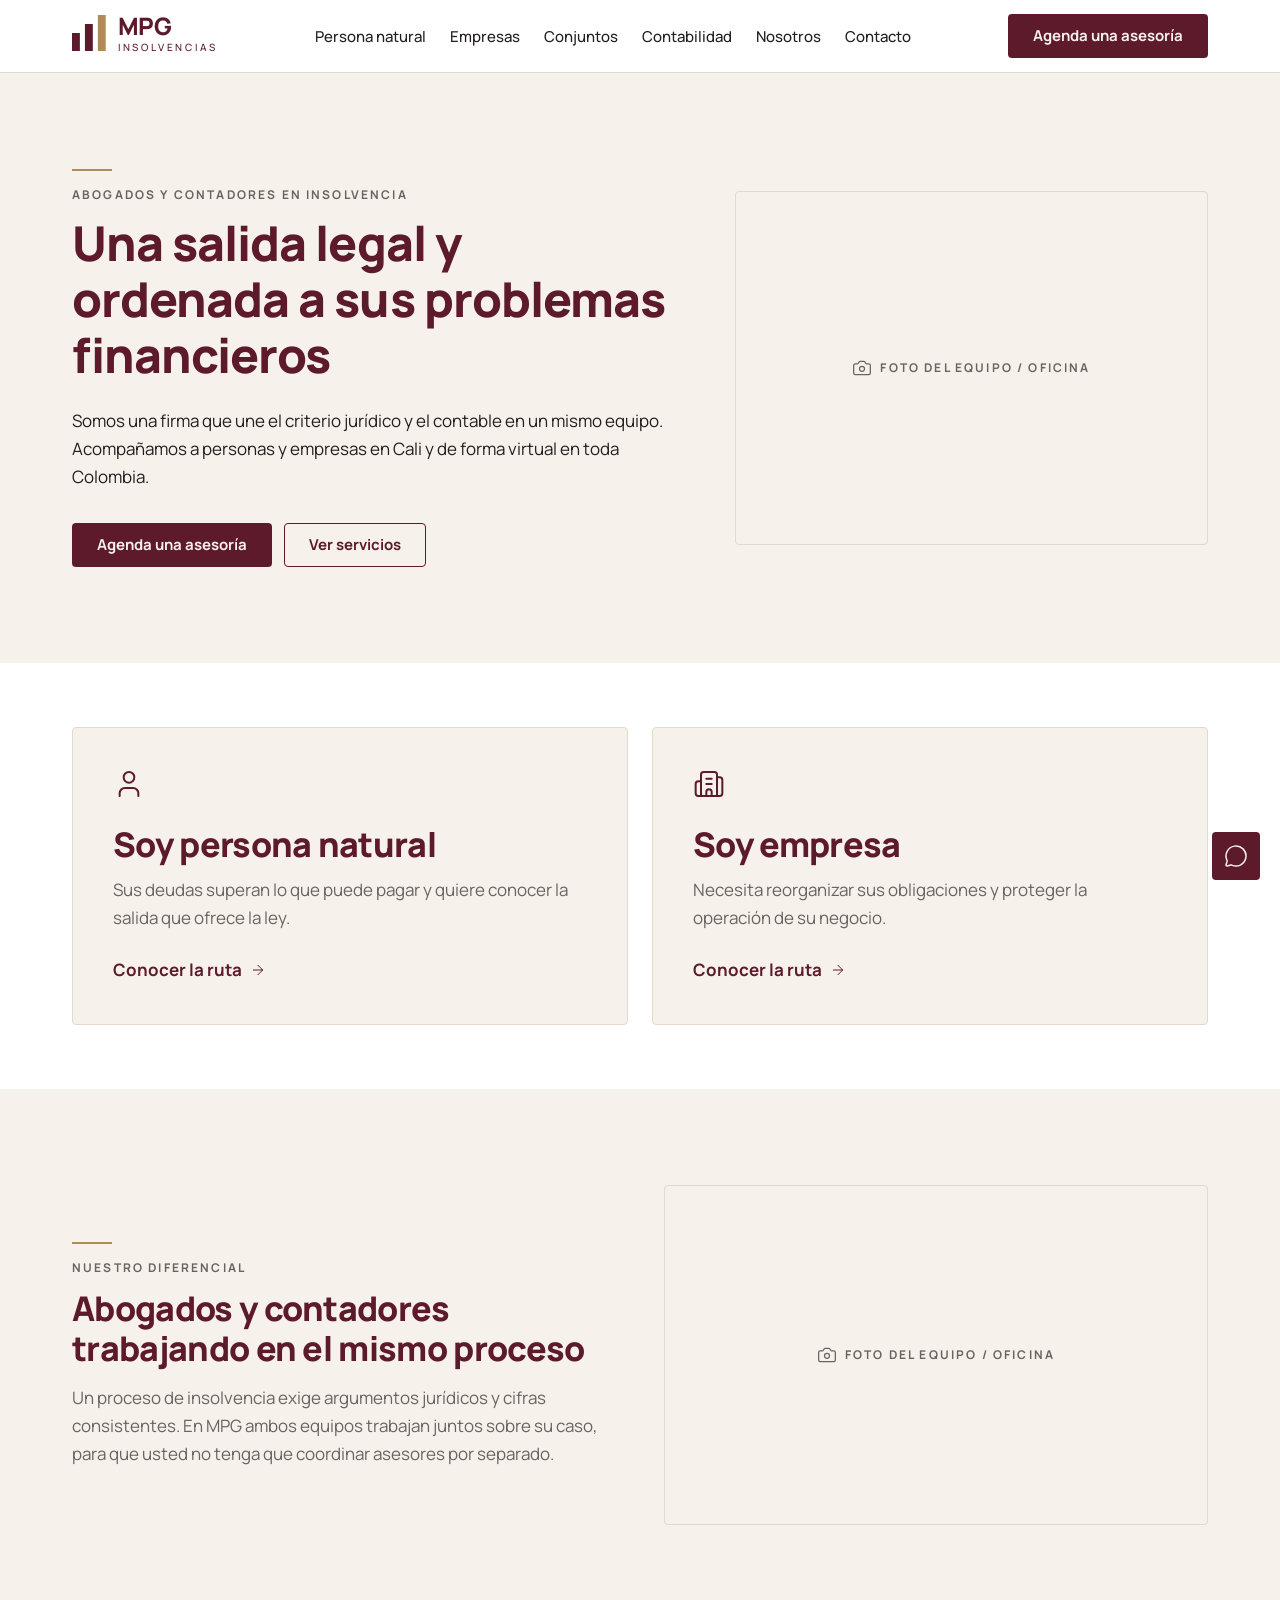
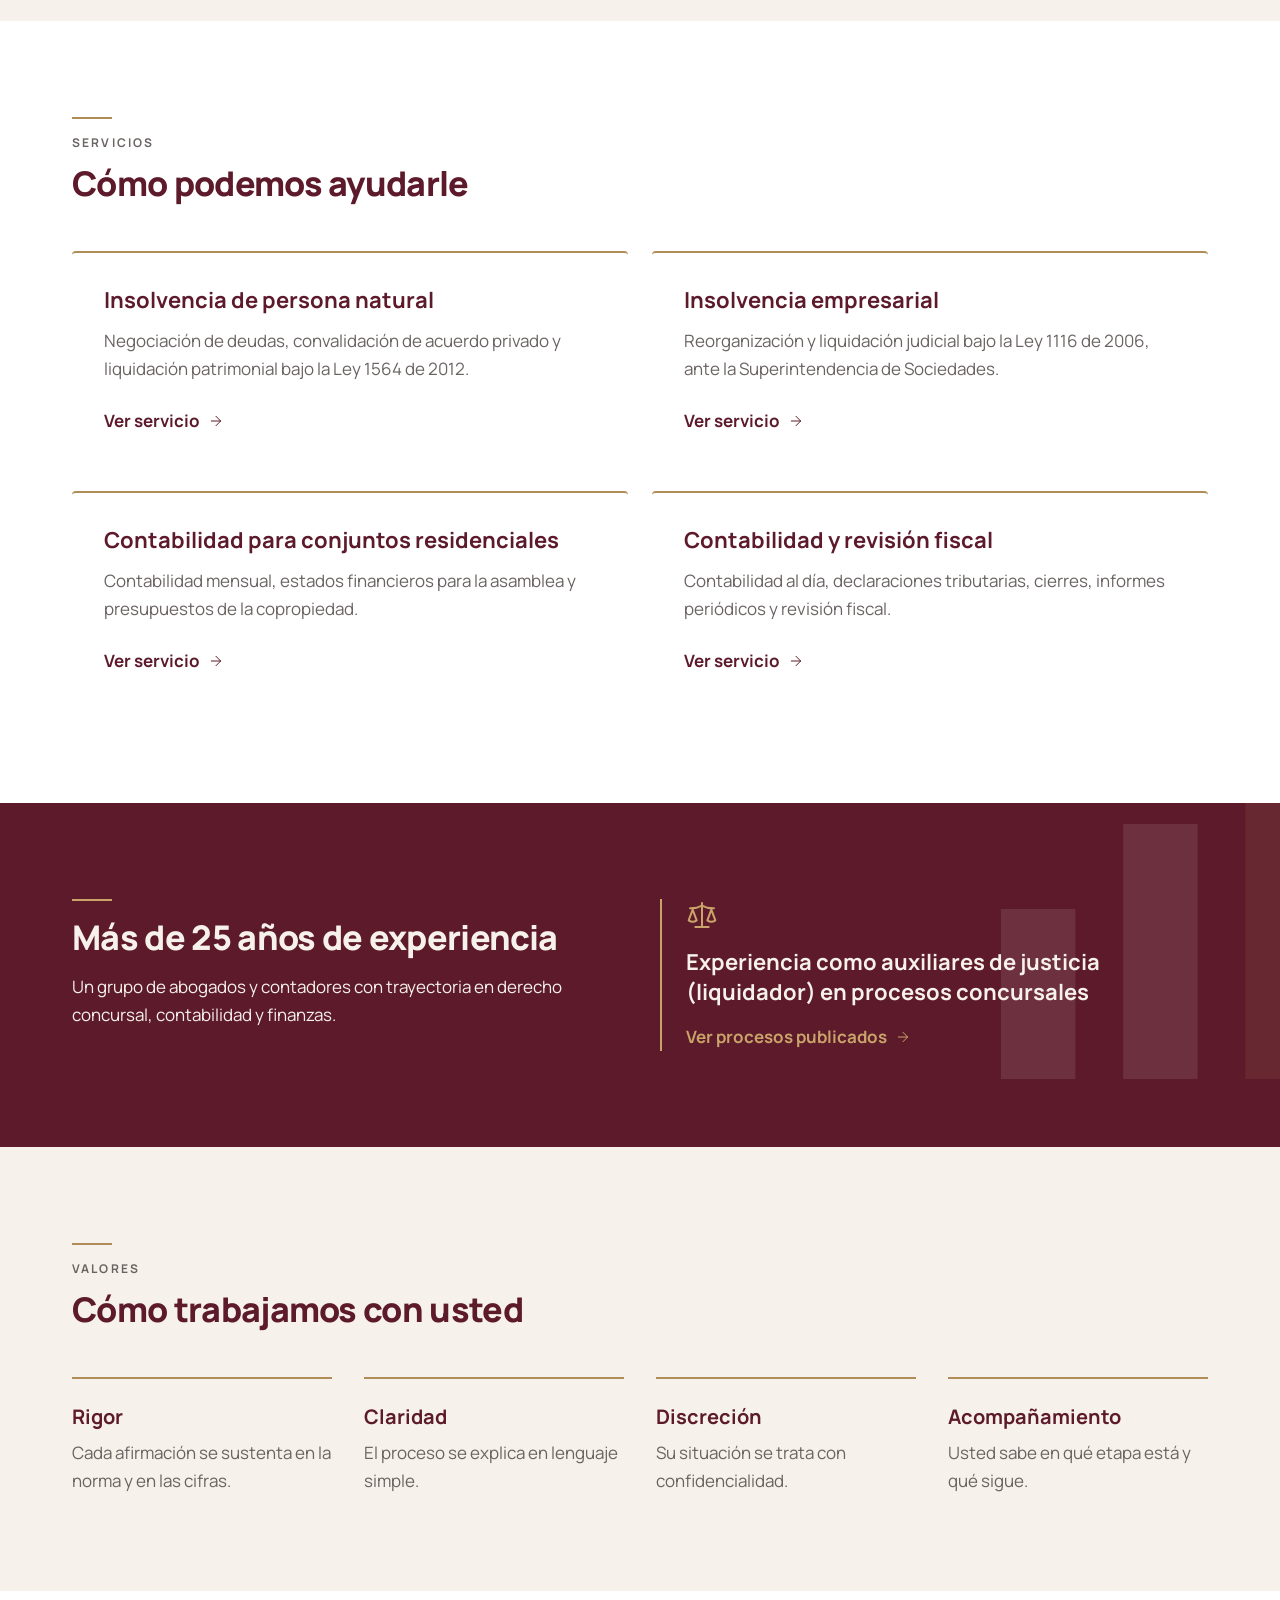
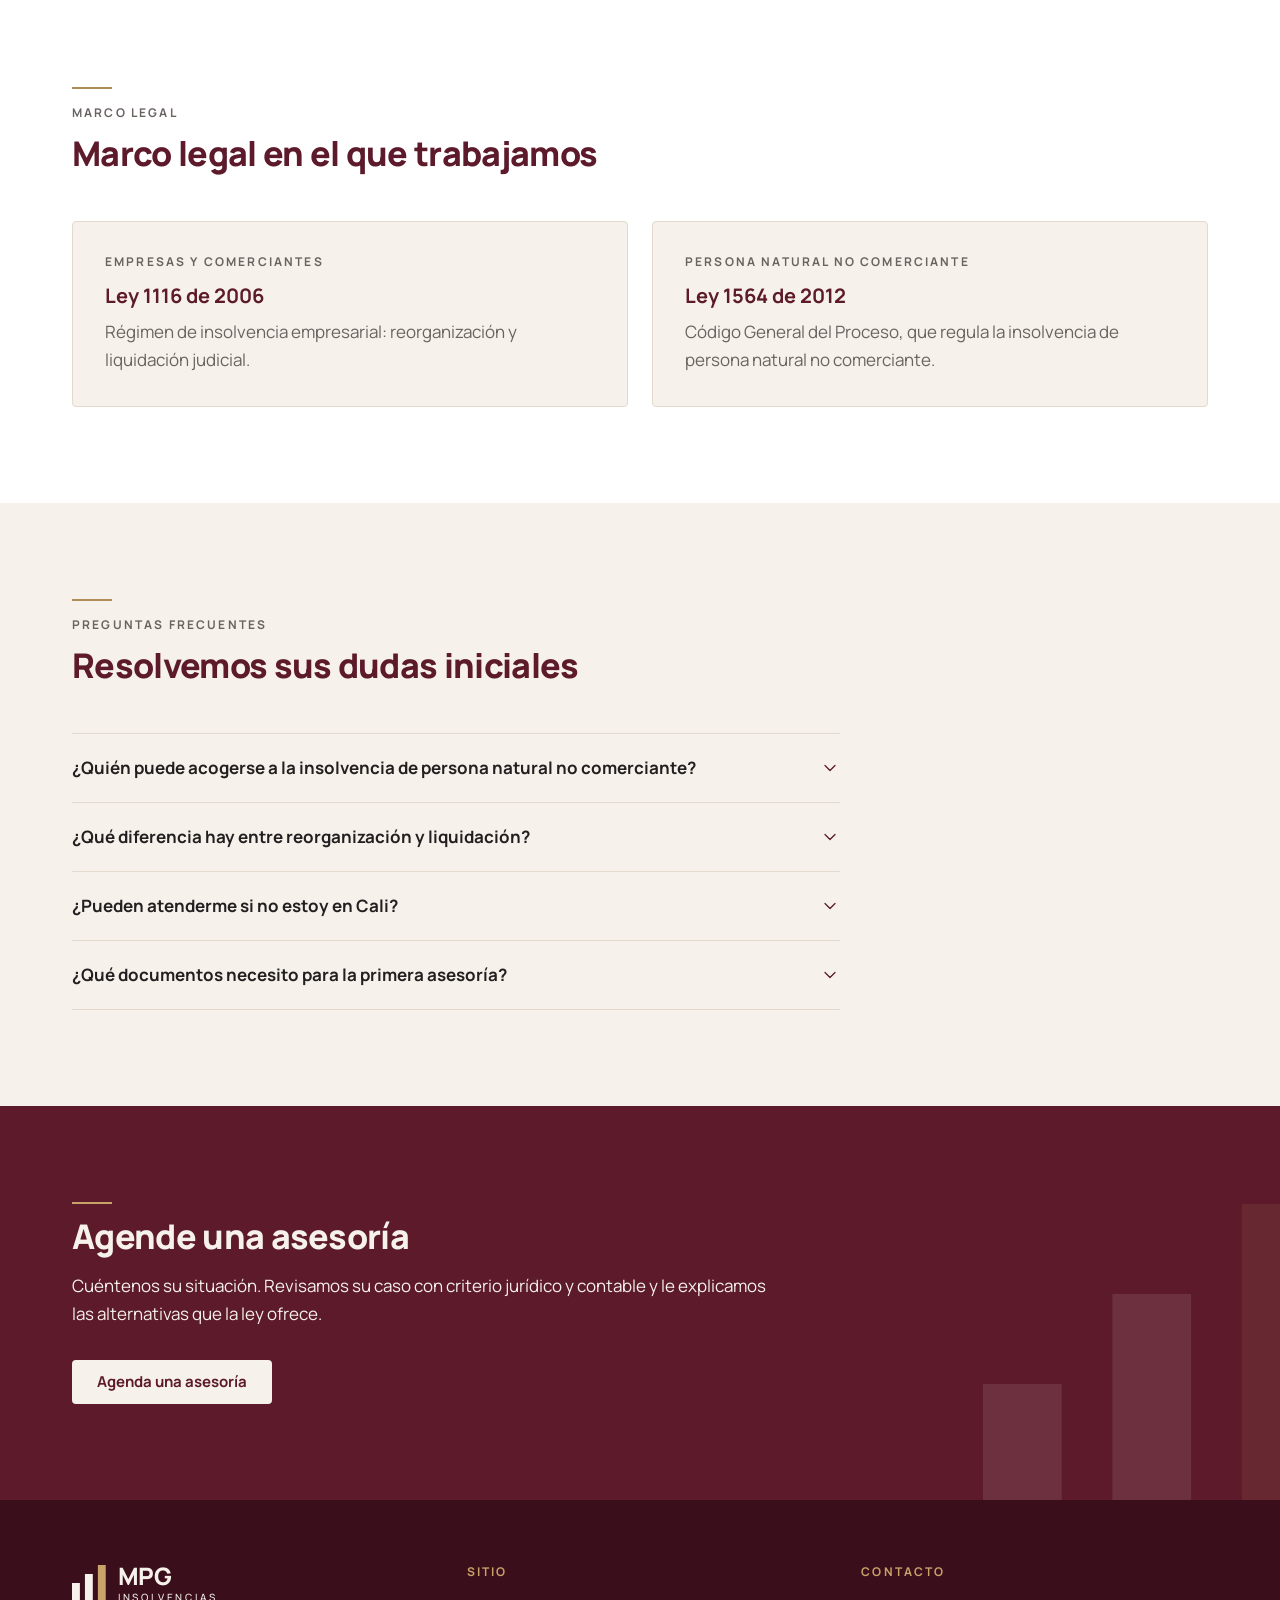
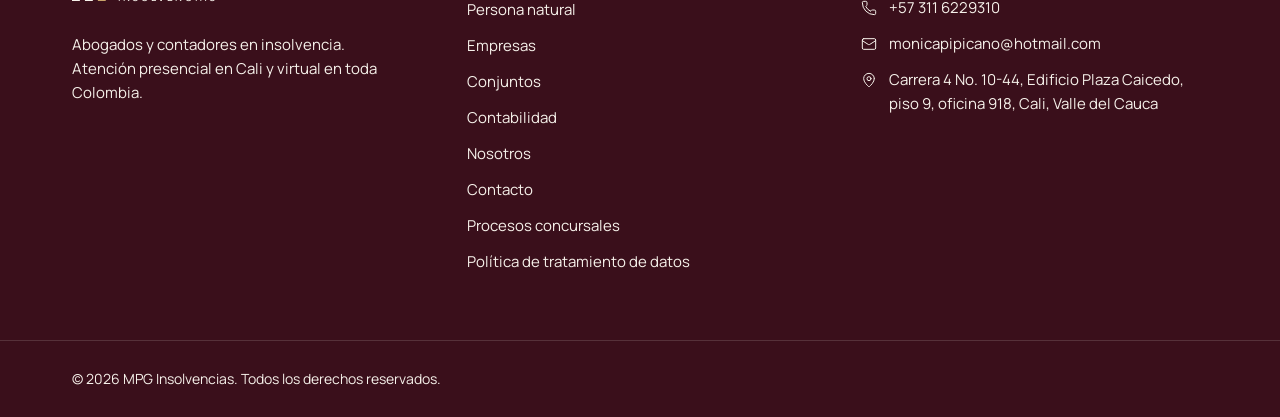
<file: index.html>
<!doctype html>
<html lang="es-CO">
<head>
  <meta charset="utf-8">
  <meta name="viewport" content="width=device-width, initial-scale=1">
  <title>Abogados de insolvencia en Cali | MPG Insolvencias</title>
  <meta name="description" content="Abogados y contadores expertos en insolvencia de persona natural y empresarial en Cali. Atención presencial y virtual. Agende una asesoría.">
  <meta name="theme-color" content="#5C1A2B">
  <link rel="canonical" href="https://mpginsolvencias.com/">

  <!-- Open Graph / Twitter -->
  <meta property="og:type" content="website">
  <meta property="og:site_name" content="MPG Insolvencias">
  <meta property="og:locale" content="es_CO">
  <meta property="og:title" content="Abogados de insolvencia en Cali | MPG Insolvencias">
  <meta property="og:description" content="Abogados y contadores expertos en insolvencia de persona natural y empresarial en Cali. Atención presencial y virtual. Agende una asesoría.">
  <meta property="og:url" content="https://mpginsolvencias.com/">
  <meta name="twitter:card" content="summary_large_image">
  <meta name="twitter:title" content="Abogados de insolvencia en Cali | MPG Insolvencias">
  <meta name="twitter:description" content="Abogados y contadores expertos en insolvencia de persona natural y empresarial en Cali. Atención presencial y virtual. Agende una asesoría.">

  <!-- Recursos -->
  <link rel="icon" href="favicon.svg" type="image/svg+xml">
  <link rel="preconnect" href="https://fonts.googleapis.com">
  <link rel="preconnect" href="https://fonts.gstatic.com" crossorigin>
  <link rel="stylesheet" href="https://fonts.googleapis.com/css2?family=Manrope:wght@400;500;700;800&amp;display=swap">
  <link rel="stylesheet" href="assets/css/base.css">
  <link rel="stylesheet" href="assets/css/layout.css">
  <link rel="stylesheet" href="assets/css/components.css">

  <!-- Datos estructurados (SEO) -->
  <script type="application/ld+json">
    {
      "@context": "https://schema.org",
      "@type": [
        "LegalService",
        "AccountingService"
      ],
      "name": "MPG Insolvencias",
      "description": "Firma multidisciplinaria de abogados y contadores expertos en insolvencia de persona natural y empresarial, contabilidad y revisión fiscal.",
      "telephone": "+573116229310",
      "email": "monicapipicano@hotmail.com",
      "address": {
        "@type": "PostalAddress",
        "streetAddress": "Carrera 4 No. 10-44, Edificio Plaza Caicedo, piso 9, oficina 918",
        "addressLocality": "Cali",
        "addressRegion": "Valle del Cauca",
        "addressCountry": "CO"
      },
      "areaServed": [
        {
          "@type": "City",
          "name": "Cali"
        },
        {
          "@type": "AdministrativeArea",
          "name": "Valle del Cauca"
        },
        {
          "@type": "Country",
          "name": "Colombia"
        }
      ]
    }
  </script>
  <script type="application/ld+json">
    {
      "@context": "https://schema.org",
      "@type": "FAQPage",
      "mainEntity": [
        {
          "@type": "Question",
          "name": "¿Quién puede acogerse a la insolvencia de persona natural no comerciante?",
          "acceptedAnswer": {
            "@type": "Answer",
            "text": "La persona que no ejerce actividades mercantiles de forma habitual y que está en cesación de pagos, es decir, que ha dejado de pagar dos o más obligaciones a dos o más acreedores por más de 90 días, o tiene demandas de cobro en su contra. Este procedimiento está regulado en la Ley 1564 de 2012. En la asesoría revisamos si su caso cumple los requisitos."
          }
        },
        {
          "@type": "Question",
          "name": "¿Qué diferencia hay entre reorganización y liquidación?",
          "acceptedAnswer": {
            "@type": "Answer",
            "text": "La reorganización busca que la empresa siga operando mientras acuerda con sus acreedores un nuevo plan de pagos. La liquidación es el proceso en el que los bienes del deudor se venden o adjudican para pagar las deudas en el orden que fija la ley. La ruta adecuada depende de las cifras y de la viabilidad de cada caso."
          }
        },
        {
          "@type": "Question",
          "name": "¿Pueden atenderme si no estoy en Cali?",
          "acceptedAnswer": {
            "@type": "Answer",
            "text": "Sí. Atendemos de forma presencial en nuestra oficina de Cali y de forma virtual a personas y empresas en otras ciudades de Colombia."
          }
        },
        {
          "@type": "Question",
          "name": "¿Qué documentos necesito para la primera asesoría?",
          "acceptedAnswer": {
            "@type": "Answer",
            "text": "Le sugerimos traer una relación de sus deudas (acreedor, valor y fecha de vencimiento), sus ingresos y gastos mensuales, y una lista de sus bienes. Si es empresa, los estados financieros más recientes. Si no tiene todo, igual podemos empezar con la información disponible."
          }
        }
      ]
    }
  </script>
</head>
<body>
  <header class="site-header">
    <a class="skip-link" href="#contenido">Saltar al contenido</a>
    <div class="container site-header__inner">
      <a class="site-header__brand" href="index.html" aria-label="MPG Insolvencias, ir al inicio">
        <span class="logo" aria-label="MPG Insolvencias">
          <svg class="logo__mark" viewBox="0 0 30 32" aria-hidden="true" focusable="false">
            <rect x="0" y="16" width="7" height="16" fill="#5C1A2B"/>
            <rect x="11.5" y="8" width="7" height="24" fill="#5C1A2B"/>
            <rect x="23" y="0" width="7" height="32" fill="#B08D57"/>
          </svg>
          <span class="logo__text" aria-hidden="true">
            <span class="logo__name">MPG</span>
            <span class="logo__tagline">INSOLVENCIAS</span>
          </span>
        </span>
      </a>
      <nav class="nav" aria-label="Principal">
        <ul class="nav__list">
        <li><a class="nav__link" href="insolvencia-persona-natural.html">Persona natural</a></li>
        <li><a class="nav__link" href="insolvencia-empresarial.html">Empresas</a></li>
        <li><a class="nav__link" href="contabilidad-conjuntos-residenciales.html">Conjuntos</a></li>
        <li><a class="nav__link" href="contabilidad-revision-fiscal.html">Contabilidad</a></li>
        <li><a class="nav__link" href="nosotros.html">Nosotros</a></li>
        <li><a class="nav__link" href="contacto.html">Contacto</a></li>
        </ul>
      </nav>
      <div class="site-header__actions">
        <a class="btn btn--primary site-header__cta" href="contacto.html">Agenda una asesoría</a>
        <button class="menu-toggle" type="button" aria-expanded="false" aria-controls="menu-movil" aria-label="Abrir menú">
          <svg class="icon icon--lg" viewBox="0 0 24 24" fill="none" stroke="currentColor" stroke-width="1.5" stroke-linecap="round" stroke-linejoin="round" aria-hidden="true" focusable="false">
            <path d="M4 5h16"/>
            <path d="M4 12h16"/>
            <path d="M4 19h16"/>
          </svg>
        </button>
      </div>
    </div>
    <nav class="mobile-menu" id="menu-movil" aria-label="Menú móvil" hidden>
      <ul class="container mobile-menu__list">
        <li><a class="mobile-menu__link" href="insolvencia-persona-natural.html">Persona natural</a></li>
        <li><a class="mobile-menu__link" href="insolvencia-empresarial.html">Empresas</a></li>
        <li><a class="mobile-menu__link" href="contabilidad-conjuntos-residenciales.html">Conjuntos</a></li>
        <li><a class="mobile-menu__link" href="contabilidad-revision-fiscal.html">Contabilidad</a></li>
        <li><a class="mobile-menu__link" href="nosotros.html">Nosotros</a></li>
        <li><a class="mobile-menu__link" href="contacto.html">Contacto</a></li>
        <li><a class="btn btn--primary mobile-menu__cta" href="contacto.html">Agenda una asesoría</a></li>
      </ul>
    </nav>
  </header>

  <main id="contenido">
    <!-- Portada -->
    <section class="hero">
      <div class="container hero__grid">
        <div>
          <span class="accent-bar" aria-hidden="true"></span>
          <p class="label hero__label">ABOGADOS Y CONTADORES EN INSOLVENCIA</p>
          <h1 class="hero__title">Una salida legal y ordenada a sus problemas financieros</h1>
          <p class="hero__text">Somos una firma que une el criterio jurídico y el contable en un mismo equipo. Acompañamos a personas y empresas en Cali y de forma virtual en toda Colombia.</p>
          <div class="hero__actions">
            <a class="btn btn--primary" href="contacto.html">Agenda una asesoría</a>
            <a class="btn btn--secondary" href="#servicios">Ver servicios</a>
          </div>
        </div>
        <div class="photo-placeholder photo-placeholder--4x3" role="img" aria-label="Espacio reservado: Foto del equipo / oficina">
          <svg class="icon icon--md" viewBox="0 0 24 24" fill="none" stroke="currentColor" stroke-width="1.5" stroke-linecap="round" stroke-linejoin="round" aria-hidden="true" focusable="false">
            <path d="M13.997 4a2 2 0 0 1 1.76 1.05l.486.9A2 2 0 0 0 18.003 7H20a2 2 0 0 1 2 2v9a2 2 0 0 1-2 2H4a2 2 0 0 1-2-2V9a2 2 0 0 1 2-2h1.997a2 2 0 0 0 1.759-1.048l.489-.904A2 2 0 0 1 10.004 4z"/>
            <circle cx="12" cy="13" r="3"/>
          </svg>
          <span class="label">Foto del equipo / oficina</span>
        </div>
      </div>
    </section>

    <!-- Acceso por tipo de cliente -->
    <section class="section section--surface section--compact">
      <div class="container path-cards">
      <a class="path-card" href="insolvencia-persona-natural.html">
        <svg class="icon icon--xl" viewBox="0 0 24 24" fill="none" stroke="currentColor" stroke-width="1.5" stroke-linecap="round" stroke-linejoin="round" aria-hidden="true" focusable="false">
          <path d="M19 21v-2a4 4 0 0 0-4-4H9a4 4 0 0 0-4 4v2"/>
          <circle cx="12" cy="7" r="4"/>
        </svg>
        <span class="path-card__title">Soy persona natural</span>
        <span class="path-card__text">Sus deudas superan lo que puede pagar y quiere conocer la salida que ofrece la ley.</span>
        <span class="path-card__link">
          Conocer la ruta
          <svg class="icon icon--xs" viewBox="0 0 24 24" fill="none" stroke="currentColor" stroke-width="1.5" stroke-linecap="round" stroke-linejoin="round" aria-hidden="true" focusable="false">
            <path d="M5 12h14"/>
            <path d="m12 5 7 7-7 7"/>
          </svg>
        </span>
      </a>
      <a class="path-card" href="insolvencia-empresarial.html">
        <svg class="icon icon--xl" viewBox="0 0 24 24" fill="none" stroke="currentColor" stroke-width="1.5" stroke-linecap="round" stroke-linejoin="round" aria-hidden="true" focusable="false">
          <path d="M10 12h4"/>
          <path d="M10 8h4"/>
          <path d="M14 21v-3a2 2 0 0 0-4 0v3"/>
          <path d="M6 10H4a2 2 0 0 0-2 2v7a2 2 0 0 0 2 2h16a2 2 0 0 0 2-2V9a2 2 0 0 0-2-2h-2"/>
          <path d="M6 21V5a2 2 0 0 1 2-2h8a2 2 0 0 1 2 2v16"/>
        </svg>
        <span class="path-card__title">Soy empresa</span>
        <span class="path-card__text">Necesita reorganizar sus obligaciones y proteger la operación de su negocio.</span>
        <span class="path-card__link">
          Conocer la ruta
          <svg class="icon icon--xs" viewBox="0 0 24 24" fill="none" stroke="currentColor" stroke-width="1.5" stroke-linecap="round" stroke-linejoin="round" aria-hidden="true" focusable="false">
            <path d="M5 12h14"/>
            <path d="m12 5 7 7-7 7"/>
          </svg>
        </span>
      </a>
      </div>
    </section>

    <!-- Diferencial -->
    <section class="section">
      <div class="container">
        <div class="split">
          <div class="section-heading">
            <span class="accent-bar" aria-hidden="true"></span>
            <p class="label section-heading__label">NUESTRO DIFERENCIAL</p>
            <h2 class="section-heading__title">Abogados y contadores trabajando en el mismo proceso</h2>
            <div class="section-heading__text">
              <p>Un proceso de insolvencia exige argumentos jurídicos y cifras consistentes. En MPG ambos equipos trabajan juntos sobre su caso, para que usted no tenga que coordinar asesores por separado.</p>
            </div>
          </div>
          <div class="photo-placeholder photo-placeholder--16x10" role="img" aria-label="Espacio reservado: Foto del equipo / oficina">
            <svg class="icon icon--md" viewBox="0 0 24 24" fill="none" stroke="currentColor" stroke-width="1.5" stroke-linecap="round" stroke-linejoin="round" aria-hidden="true" focusable="false">
              <path d="M13.997 4a2 2 0 0 1 1.76 1.05l.486.9A2 2 0 0 0 18.003 7H20a2 2 0 0 1 2 2v9a2 2 0 0 1-2 2H4a2 2 0 0 1-2-2V9a2 2 0 0 1 2-2h1.997a2 2 0 0 0 1.759-1.048l.489-.904A2 2 0 0 1 10.004 4z"/>
              <circle cx="12" cy="13" r="3"/>
            </svg>
            <span class="label">Foto del equipo / oficina</span>
          </div>
        </div>
      </div>
    </section>

    <!-- Servicios -->
    <section class="section section--surface" id="servicios">
      <div class="container">
        <div class="section-heading">
          <span class="accent-bar" aria-hidden="true"></span>
          <p class="label section-heading__label">SERVICIOS</p>
          <h2 class="section-heading__title">Cómo podemos ayudarle</h2>
        </div>
        <div class="card-grid">
          <article class="card card--service">
            <h3 class="card__title">Insolvencia de persona natural</h3>
            <p class="card__text">Negociación de deudas, convalidación de acuerdo privado y liquidación patrimonial bajo la Ley 1564 de 2012.</p>
            <a class="card__link" href="insolvencia-persona-natural.html">
              Ver servicio
              <svg class="icon icon--xs" viewBox="0 0 24 24" fill="none" stroke="currentColor" stroke-width="1.5" stroke-linecap="round" stroke-linejoin="round" aria-hidden="true" focusable="false">
                <path d="M5 12h14"/>
                <path d="m12 5 7 7-7 7"/>
              </svg>
              <span class="visually-hidden">: Insolvencia de persona natural</span>
            </a>
          </article>
          <article class="card card--service">
            <h3 class="card__title">Insolvencia empresarial</h3>
            <p class="card__text">Reorganización y liquidación judicial bajo la Ley 1116 de 2006, ante la Superintendencia de Sociedades.</p>
            <a class="card__link" href="insolvencia-empresarial.html">
              Ver servicio
              <svg class="icon icon--xs" viewBox="0 0 24 24" fill="none" stroke="currentColor" stroke-width="1.5" stroke-linecap="round" stroke-linejoin="round" aria-hidden="true" focusable="false">
                <path d="M5 12h14"/>
                <path d="m12 5 7 7-7 7"/>
              </svg>
              <span class="visually-hidden">: Insolvencia empresarial</span>
            </a>
          </article>
          <article class="card card--service">
            <h3 class="card__title">Contabilidad para conjuntos residenciales</h3>
            <p class="card__text">Contabilidad mensual, estados financieros para la asamblea y presupuestos de la copropiedad.</p>
            <a class="card__link" href="contabilidad-conjuntos-residenciales.html">
              Ver servicio
              <svg class="icon icon--xs" viewBox="0 0 24 24" fill="none" stroke="currentColor" stroke-width="1.5" stroke-linecap="round" stroke-linejoin="round" aria-hidden="true" focusable="false">
                <path d="M5 12h14"/>
                <path d="m12 5 7 7-7 7"/>
              </svg>
              <span class="visually-hidden">: Contabilidad para conjuntos residenciales</span>
            </a>
          </article>
          <article class="card card--service">
            <h3 class="card__title">Contabilidad y revisión fiscal</h3>
            <p class="card__text">Contabilidad al día, declaraciones tributarias, cierres, informes periódicos y revisión fiscal.</p>
            <a class="card__link" href="contabilidad-revision-fiscal.html">
              Ver servicio
              <svg class="icon icon--xs" viewBox="0 0 24 24" fill="none" stroke="currentColor" stroke-width="1.5" stroke-linecap="round" stroke-linejoin="round" aria-hidden="true" focusable="false">
                <path d="M5 12h14"/>
                <path d="m12 5 7 7-7 7"/>
              </svg>
              <span class="visually-hidden">: Contabilidad y revisión fiscal</span>
            </a>
          </article>
        </div>
      </div>
    </section>

    <!-- Experiencia -->
    <section class="highlight">
      <svg class="highlight__watermark" viewBox="0 0 30 32" aria-hidden="true" focusable="false">
        <rect x="0" y="16" width="7" height="16" fill="#F6F1EA"/>
        <rect x="11.5" y="8" width="7" height="24" fill="#F6F1EA"/>
        <rect x="23" y="0" width="7" height="32" fill="#C9A36A"/>
      </svg>
      <div class="container highlight__grid">
        <div>
          <span class="accent-bar accent-bar--on-dark" aria-hidden="true"></span>
          <h2 class="highlight__title">Más de 25 años de experiencia</h2>
          <p class="highlight__text">Un grupo de abogados y contadores con trayectoria en derecho concursal, contabilidad y finanzas.</p>
        </div>
        <div class="highlight__quote">
          <svg class="icon icon--xl" viewBox="0 0 24 24" fill="none" stroke="currentColor" stroke-width="1.5" stroke-linecap="round" stroke-linejoin="round" aria-hidden="true" focusable="false">
            <path d="M12 3v18"/>
            <path d="m19 8 3 8a5 5 0 0 1-6 0zV7"/>
            <path d="M3 7h1a17 17 0 0 0 8-2 17 17 0 0 0 8 2h1"/>
            <path d="m5 8 3 8a5 5 0 0 1-6 0zV7"/>
            <path d="M7 21h10"/>
          </svg>
          <p class="highlight__quote-text">Experiencia como auxiliares de justicia (liquidador) en procesos concursales</p>
          <a class="highlight__link" href="procesos.html">
            Ver procesos publicados
            <svg class="icon icon--xs" viewBox="0 0 24 24" fill="none" stroke="currentColor" stroke-width="1.5" stroke-linecap="round" stroke-linejoin="round" aria-hidden="true" focusable="false">
              <path d="M5 12h14"/>
              <path d="m12 5 7 7-7 7"/>
            </svg>
          </a>
        </div>
      </div>
    </section>

    <!-- Valores -->
    <section class="section">
      <div class="container">
        <div class="section-heading">
          <span class="accent-bar" aria-hidden="true"></span>
          <p class="label section-heading__label">VALORES</p>
          <h2 class="section-heading__title">Cómo trabajamos con usted</h2>
        </div>
        <ul class="values">
          <li class="values__item">
            <h3 class="values__title">Rigor</h3>
            <p class="values__text">Cada afirmación se sustenta en la norma y en las cifras.</p>
          </li>
          <li class="values__item">
            <h3 class="values__title">Claridad</h3>
            <p class="values__text">El proceso se explica en lenguaje simple.</p>
          </li>
          <li class="values__item">
            <h3 class="values__title">Discreción</h3>
            <p class="values__text">Su situación se trata con confidencialidad.</p>
          </li>
          <li class="values__item">
            <h3 class="values__title">Acompañamiento</h3>
            <p class="values__text">Usted sabe en qué etapa está y qué sigue.</p>
          </li>
        </ul>
      </div>
    </section>

    <!-- Marco legal -->
    <section class="section section--surface">
      <div class="container">
        <div class="section-heading">
          <span class="accent-bar" aria-hidden="true"></span>
          <p class="label section-heading__label">MARCO LEGAL</p>
          <h2 class="section-heading__title">Marco legal en el que trabajamos</h2>
        </div>
        <div class="card-grid">
          <article class="law-card">
            <p class="label">EMPRESAS Y COMERCIANTES</p>
            <h3 class="law-card__title">Ley 1116 de 2006</h3>
            <p class="law-card__text">Régimen de insolvencia empresarial: reorganización y liquidación judicial.</p>
          </article>
          <article class="law-card">
            <p class="label">PERSONA NATURAL NO COMERCIANTE</p>
            <h3 class="law-card__title">Ley 1564 de 2012</h3>
            <p class="law-card__text">Código General del Proceso, que regula la insolvencia de persona natural no comerciante.</p>
          </article>
        </div>
      </div>
    </section>

    <!-- Preguntas frecuentes -->
    <section class="section">
      <div class="container">
        <div class="section-heading">
          <span class="accent-bar" aria-hidden="true"></span>
          <p class="label section-heading__label">PREGUNTAS FRECUENTES</p>
          <h2 class="section-heading__title">Resolvemos sus dudas iniciales</h2>
        </div>
        <div class="faq">
          <details class="faq__item">
            <summary class="faq__question">
              <h3>¿Quién puede acogerse a la insolvencia de persona natural no comerciante?</h3>
              <svg class="icon icon--md" viewBox="0 0 24 24" fill="none" stroke="currentColor" stroke-width="1.5" stroke-linecap="round" stroke-linejoin="round" aria-hidden="true" focusable="false">
                <path d="m6 9 6 6 6-6"/>
              </svg>
            </summary>
            <p class="faq__answer">La persona que no ejerce actividades mercantiles de forma habitual y que está en cesación de pagos, es decir, que ha dejado de pagar dos o más obligaciones a dos o más acreedores por más de 90 días, o tiene demandas de cobro en su contra. Este procedimiento está regulado en la Ley 1564 de 2012. En la asesoría revisamos si su caso cumple los requisitos.</p>
          </details>
          <details class="faq__item">
            <summary class="faq__question">
              <h3>¿Qué diferencia hay entre reorganización y liquidación?</h3>
              <svg class="icon icon--md" viewBox="0 0 24 24" fill="none" stroke="currentColor" stroke-width="1.5" stroke-linecap="round" stroke-linejoin="round" aria-hidden="true" focusable="false">
                <path d="m6 9 6 6 6-6"/>
              </svg>
            </summary>
            <p class="faq__answer">La reorganización busca que la empresa siga operando mientras acuerda con sus acreedores un nuevo plan de pagos. La liquidación es el proceso en el que los bienes del deudor se venden o adjudican para pagar las deudas en el orden que fija la ley. La ruta adecuada depende de las cifras y de la viabilidad de cada caso.</p>
          </details>
          <details class="faq__item">
            <summary class="faq__question">
              <h3>¿Pueden atenderme si no estoy en Cali?</h3>
              <svg class="icon icon--md" viewBox="0 0 24 24" fill="none" stroke="currentColor" stroke-width="1.5" stroke-linecap="round" stroke-linejoin="round" aria-hidden="true" focusable="false">
                <path d="m6 9 6 6 6-6"/>
              </svg>
            </summary>
            <p class="faq__answer">Sí. Atendemos de forma presencial en nuestra oficina de Cali y de forma virtual a personas y empresas en otras ciudades de Colombia.</p>
          </details>
          <details class="faq__item">
            <summary class="faq__question">
              <h3>¿Qué documentos necesito para la primera asesoría?</h3>
              <svg class="icon icon--md" viewBox="0 0 24 24" fill="none" stroke="currentColor" stroke-width="1.5" stroke-linecap="round" stroke-linejoin="round" aria-hidden="true" focusable="false">
                <path d="m6 9 6 6 6-6"/>
              </svg>
            </summary>
            <p class="faq__answer">Le sugerimos traer una relación de sus deudas (acreedor, valor y fecha de vencimiento), sus ingresos y gastos mensuales, y una lista de sus bienes. Si es empresa, los estados financieros más recientes. Si no tiene todo, igual podemos empezar con la información disponible.</p>
          </details>
        </div>
      </div>
    </section>

    <section class="cta">
      <svg class="cta__watermark" viewBox="0 0 30 32" aria-hidden="true" focusable="false">
        <rect x="0" y="16" width="7" height="16" fill="#F6F1EA"/>
        <rect x="11.5" y="8" width="7" height="24" fill="#F6F1EA"/>
        <rect x="23" y="0" width="7" height="32" fill="#C9A36A"/>
      </svg>
      <div class="container cta__inner">
        <div class="section-heading section-heading--dark">
          <span class="accent-bar" aria-hidden="true"></span>
          <h2 class="section-heading__title">Agende una asesoría</h2>
          <div class="section-heading__text">
            <p>Cuéntenos su situación. Revisamos su caso con criterio jurídico y contable y le explicamos las alternativas que la ley ofrece.</p>
          </div>
        </div>
        <a class="btn btn--on-dark" href="contacto.html">Agenda una asesoría</a>
      </div>
    </section>
  </main>

  <footer class="site-footer">
    <div class="container site-footer__grid">
      <div>
        <span class="logo logo--negative" aria-label="MPG Insolvencias">
          <svg class="logo__mark" viewBox="0 0 30 32" aria-hidden="true" focusable="false">
            <rect x="0" y="16" width="7" height="16" fill="#F6F1EA"/>
            <rect x="11.5" y="8" width="7" height="24" fill="#F6F1EA"/>
            <rect x="23" y="0" width="7" height="32" fill="#C9A36A"/>
          </svg>
          <span class="logo__text" aria-hidden="true">
            <span class="logo__name">MPG</span>
            <span class="logo__tagline">INSOLVENCIAS</span>
          </span>
        </span>
        <p class="site-footer__about">Abogados y contadores en insolvencia. Atención presencial en Cali y virtual en toda Colombia.</p>
      </div>
      <nav aria-label="Pie de página">
        <p class="label label--on-dark">Sitio</p>
        <ul class="site-footer__list">
          <li><a href="insolvencia-persona-natural.html">Persona natural</a></li>
          <li><a href="insolvencia-empresarial.html">Empresas</a></li>
          <li><a href="contabilidad-conjuntos-residenciales.html">Conjuntos</a></li>
          <li><a href="contabilidad-revision-fiscal.html">Contabilidad</a></li>
          <li><a href="nosotros.html">Nosotros</a></li>
          <li><a href="contacto.html">Contacto</a></li>
          <li><a href="procesos.html">Procesos concursales</a></li>
          <li><a href="politica-de-datos.html">Política de tratamiento de datos</a></li>
        </ul>
      </nav>
      <div>
        <p class="label label--on-dark">Contacto</p>
        <ul class="site-footer__list site-footer__list--contact">
          <li>
            <svg class="icon icon--sm" viewBox="0 0 24 24" fill="none" stroke="currentColor" stroke-width="1.5" stroke-linecap="round" stroke-linejoin="round" aria-hidden="true" focusable="false">
              <path d="M13.832 16.568a1 1 0 0 0 1.213-.303l.355-.465A2 2 0 0 1 17 15h3a2 2 0 0 1 2 2v3a2 2 0 0 1-2 2A18 18 0 0 1 2 4a2 2 0 0 1 2-2h3a2 2 0 0 1 2 2v3a2 2 0 0 1-.8 1.6l-.468.351a1 1 0 0 0-.292 1.233 14 14 0 0 0 6.392 6.384"/>
            </svg>
            <a href="tel:+573116229310">+57 311 6229310</a>
          </li>
          <li>
            <svg class="icon icon--sm" viewBox="0 0 24 24" fill="none" stroke="currentColor" stroke-width="1.5" stroke-linecap="round" stroke-linejoin="round" aria-hidden="true" focusable="false">
              <path d="m22 7-8.991 5.727a2 2 0 0 1-2.009 0L2 7"/>
              <rect x="2" y="4" width="20" height="16" rx="2"/>
            </svg>
            <a class="break-all" href="mailto:monicapipicano@hotmail.com">monicapipicano@hotmail.com</a>
          </li>
          <li>
            <svg class="icon icon--sm" viewBox="0 0 24 24" fill="none" stroke="currentColor" stroke-width="1.5" stroke-linecap="round" stroke-linejoin="round" aria-hidden="true" focusable="false">
              <path d="M20 10c0 4.993-5.539 10.193-7.399 11.799a1 1 0 0 1-1.202 0C9.539 20.193 4 14.993 4 10a8 8 0 0 1 16 0"/>
              <circle cx="12" cy="10" r="3"/>
            </svg>
            <span>Carrera 4 No. 10-44, Edificio Plaza Caicedo, piso 9, oficina 918, Cali, Valle del Cauca</span>
          </li>
        </ul>
      </div>
    </div>
    <div class="site-footer__legal">
      <p class="container">© 2026 MPG Insolvencias. Todos los derechos reservados.</p>
    </div>
  </footer>

  <a class="whatsapp-fab" href="https://wa.me/573116229310?text=Hola%2C%20quisiera%20informaci%C3%B3n%20sobre%20una%20asesor%C3%ADa%20con%20MPG%20Insolvencias."
     target="_blank" rel="noopener noreferrer" aria-label="Escribir por WhatsApp (abre en una pestaña nueva)">
    <svg class="icon icon--lg" viewBox="0 0 24 24" fill="none" stroke="currentColor" stroke-width="1.5" stroke-linecap="round" stroke-linejoin="round" aria-hidden="true" focusable="false">
      <path d="M2.992 16.342a2 2 0 0 1 .094 1.167l-1.065 3.29a1 1 0 0 0 1.236 1.168l3.413-.998a2 2 0 0 1 1.099.092 10 10 0 1 0-4.777-4.719"/>
    </svg>
  </a>

  <script src="assets/js/menu.js" defer></script>
</body>
</html>
</file>
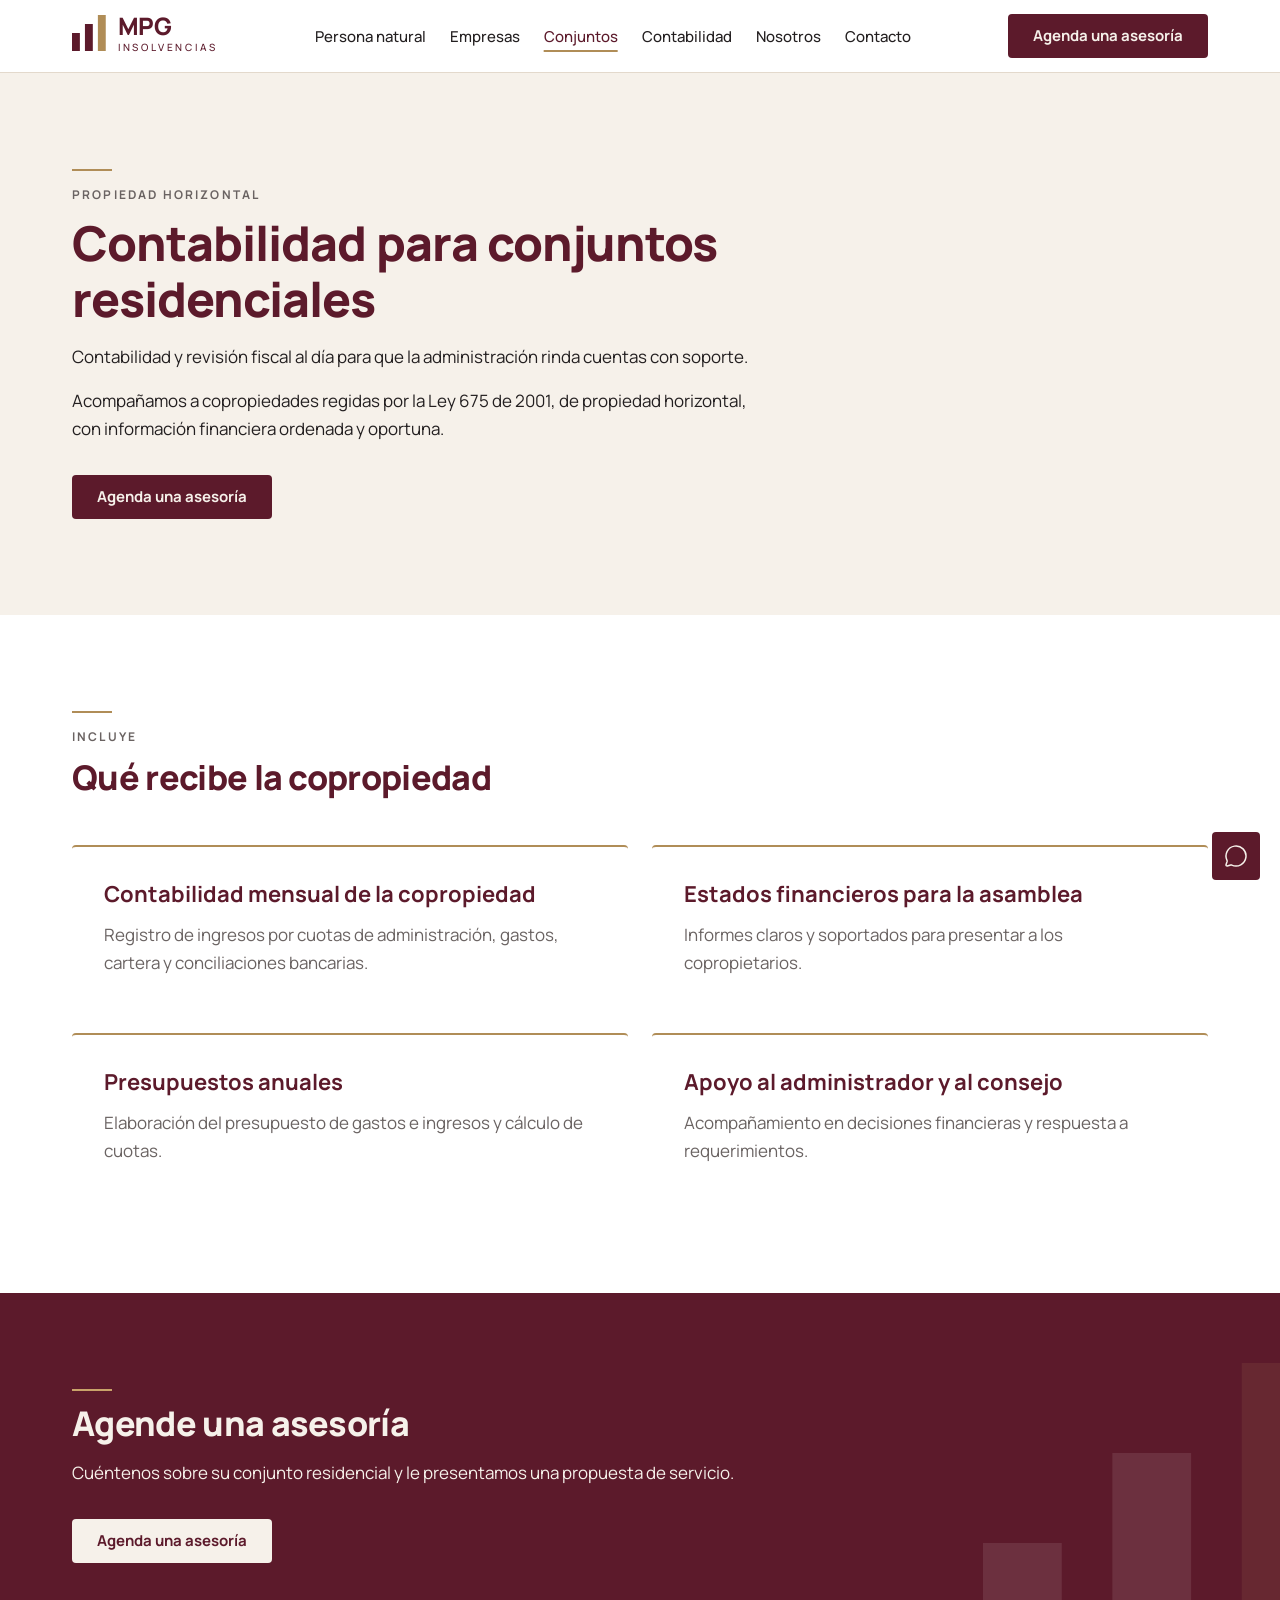
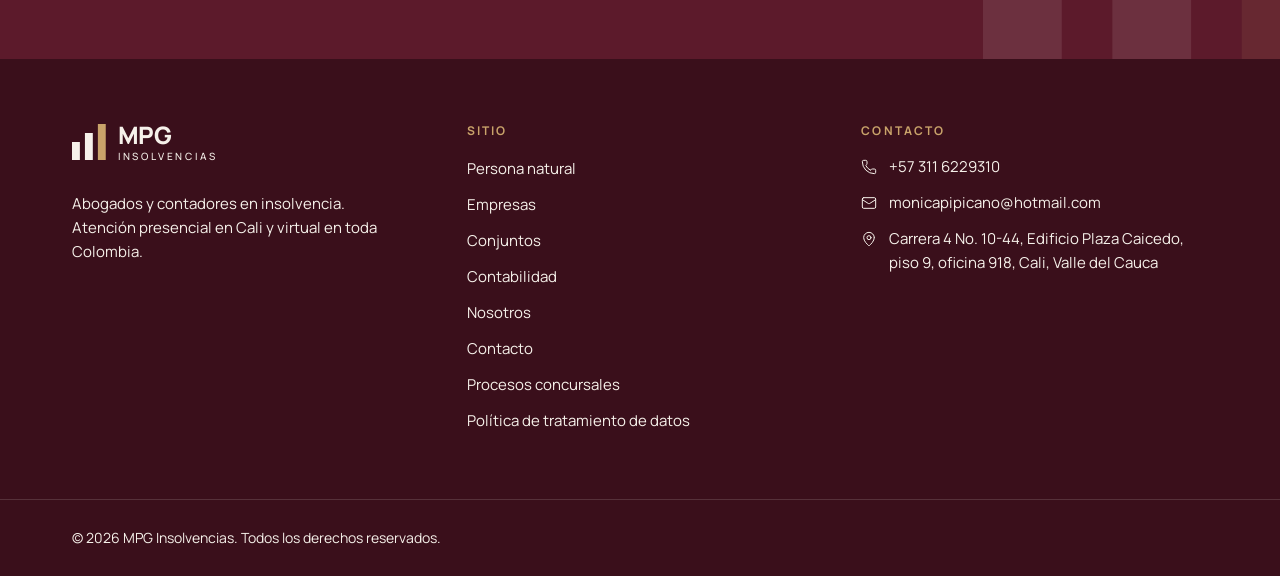
<file: contabilidad-conjuntos-residenciales.html>
<!doctype html>
<html lang="es-CO">
<head>
  <meta charset="utf-8">
  <meta name="viewport" content="width=device-width, initial-scale=1">
  <title>Contabilidad para conjuntos residenciales en Cali | MPG Insolvencias</title>
  <meta name="description" content="Contabilidad mensual, revisión fiscal, estados financieros para la asamblea y presupuestos para copropiedades en Cali.">
  <meta name="theme-color" content="#5C1A2B">
  <link rel="canonical" href="https://mpginsolvencias.com/contabilidad-conjuntos-residenciales.html">

  <!-- Open Graph / Twitter -->
  <meta property="og:type" content="website">
  <meta property="og:site_name" content="MPG Insolvencias">
  <meta property="og:locale" content="es_CO">
  <meta property="og:title" content="Contabilidad para conjuntos residenciales en Cali | MPG Insolvencias">
  <meta property="og:description" content="Contabilidad mensual, revisión fiscal, estados financieros para la asamblea y presupuestos para copropiedades en Cali.">
  <meta property="og:url" content="https://mpginsolvencias.com/contabilidad-conjuntos-residenciales.html">
  <meta name="twitter:card" content="summary_large_image">
  <meta name="twitter:title" content="Contabilidad para conjuntos residenciales en Cali | MPG Insolvencias">
  <meta name="twitter:description" content="Contabilidad mensual, revisión fiscal, estados financieros para la asamblea y presupuestos para copropiedades en Cali.">

  <!-- Recursos -->
  <link rel="icon" href="favicon.svg" type="image/svg+xml">
  <link rel="preconnect" href="https://fonts.googleapis.com">
  <link rel="preconnect" href="https://fonts.gstatic.com" crossorigin>
  <link rel="stylesheet" href="https://fonts.googleapis.com/css2?family=Manrope:wght@400;500;700;800&amp;display=swap">
  <link rel="stylesheet" href="assets/css/base.css">
  <link rel="stylesheet" href="assets/css/layout.css">
  <link rel="stylesheet" href="assets/css/components.css">

  <!-- Datos estructurados (SEO) -->
  <script type="application/ld+json">
    {
      "@context": "https://schema.org",
      "@type": [
        "LegalService",
        "AccountingService"
      ],
      "name": "MPG Insolvencias",
      "description": "Firma multidisciplinaria de abogados y contadores expertos en insolvencia de persona natural y empresarial, contabilidad y revisión fiscal.",
      "telephone": "+573116229310",
      "email": "monicapipicano@hotmail.com",
      "address": {
        "@type": "PostalAddress",
        "streetAddress": "Carrera 4 No. 10-44, Edificio Plaza Caicedo, piso 9, oficina 918",
        "addressLocality": "Cali",
        "addressRegion": "Valle del Cauca",
        "addressCountry": "CO"
      },
      "areaServed": [
        {
          "@type": "City",
          "name": "Cali"
        },
        {
          "@type": "AdministrativeArea",
          "name": "Valle del Cauca"
        },
        {
          "@type": "Country",
          "name": "Colombia"
        }
      ]
    }
  </script>
  <script type="application/ld+json">
    {
      "@context": "https://schema.org",
      "@type": "BreadcrumbList",
      "itemListElement": [
        {
          "@type": "ListItem",
          "position": 1,
          "name": "Inicio",
          "item": "https://mpginsolvencias.com/"
        },
        {
          "@type": "ListItem",
          "position": 2,
          "name": "Contabilidad para conjuntos residenciales",
          "item": "https://mpginsolvencias.com/contabilidad-conjuntos-residenciales.html"
        }
      ]
    }
  </script>
</head>
<body>
  <header class="site-header">
    <a class="skip-link" href="#contenido">Saltar al contenido</a>
    <div class="container site-header__inner">
      <a class="site-header__brand" href="index.html" aria-label="MPG Insolvencias, ir al inicio">
        <span class="logo" aria-label="MPG Insolvencias">
          <svg class="logo__mark" viewBox="0 0 30 32" aria-hidden="true" focusable="false">
            <rect x="0" y="16" width="7" height="16" fill="#5C1A2B"/>
            <rect x="11.5" y="8" width="7" height="24" fill="#5C1A2B"/>
            <rect x="23" y="0" width="7" height="32" fill="#B08D57"/>
          </svg>
          <span class="logo__text" aria-hidden="true">
            <span class="logo__name">MPG</span>
            <span class="logo__tagline">INSOLVENCIAS</span>
          </span>
        </span>
      </a>
      <nav class="nav" aria-label="Principal">
        <ul class="nav__list">
        <li><a class="nav__link" href="insolvencia-persona-natural.html">Persona natural</a></li>
        <li><a class="nav__link" href="insolvencia-empresarial.html">Empresas</a></li>
        <li><a class="nav__link nav__link--active" href="contabilidad-conjuntos-residenciales.html" aria-current="page">Conjuntos</a></li>
        <li><a class="nav__link" href="contabilidad-revision-fiscal.html">Contabilidad</a></li>
        <li><a class="nav__link" href="nosotros.html">Nosotros</a></li>
        <li><a class="nav__link" href="contacto.html">Contacto</a></li>
        </ul>
      </nav>
      <div class="site-header__actions">
        <a class="btn btn--primary site-header__cta" href="contacto.html">Agenda una asesoría</a>
        <button class="menu-toggle" type="button" aria-expanded="false" aria-controls="menu-movil" aria-label="Abrir menú">
          <svg class="icon icon--lg" viewBox="0 0 24 24" fill="none" stroke="currentColor" stroke-width="1.5" stroke-linecap="round" stroke-linejoin="round" aria-hidden="true" focusable="false">
            <path d="M4 5h16"/>
            <path d="M4 12h16"/>
            <path d="M4 19h16"/>
          </svg>
        </button>
      </div>
    </div>
    <nav class="mobile-menu" id="menu-movil" aria-label="Menú móvil" hidden>
      <ul class="container mobile-menu__list">
        <li><a class="mobile-menu__link" href="insolvencia-persona-natural.html">Persona natural</a></li>
        <li><a class="mobile-menu__link" href="insolvencia-empresarial.html">Empresas</a></li>
        <li><a class="mobile-menu__link mobile-menu__link--active" href="contabilidad-conjuntos-residenciales.html">Conjuntos</a></li>
        <li><a class="mobile-menu__link" href="contabilidad-revision-fiscal.html">Contabilidad</a></li>
        <li><a class="mobile-menu__link" href="nosotros.html">Nosotros</a></li>
        <li><a class="mobile-menu__link" href="contacto.html">Contacto</a></li>
        <li><a class="btn btn--primary mobile-menu__cta" href="contacto.html">Agenda una asesoría</a></li>
      </ul>
    </nav>
  </header>

  <main id="contenido">
    <section class="page-hero">
      <div class="container">
        <div class="section-heading">
          <span class="accent-bar" aria-hidden="true"></span>
          <p class="label section-heading__label">PROPIEDAD HORIZONTAL</p>
          <h1 class="section-heading__title">Contabilidad para conjuntos residenciales</h1>
          <div class="section-heading__text">
            <p>Contabilidad y revisión fiscal al día para que la administración rinda cuentas con soporte.</p>
            <p>Acompañamos a copropiedades regidas por la Ley 675 de 2001, de propiedad horizontal, con información financiera ordenada y oportuna.</p>
          </div>
        </div>
        <div class="page-hero__actions">
          <a class="btn btn--primary" href="contacto.html">Agenda una asesoría</a>
        </div>
      </div>
    </section>

    <section class="section section--surface">
      <div class="container">
        <div class="section-heading">
          <span class="accent-bar" aria-hidden="true"></span>
          <p class="label section-heading__label">INCLUYE</p>
          <h2 class="section-heading__title">Qué recibe la copropiedad</h2>
        </div>
        <ul class="card-grid">
          <li class="card">
            <h3 class="card__title">Contabilidad mensual de la copropiedad</h3>
            <p class="card__text">Registro de ingresos por cuotas de administración, gastos, cartera y conciliaciones bancarias.</p>
          </li>
          <li class="card">
            <h3 class="card__title">Estados financieros para la asamblea</h3>
            <p class="card__text">Informes claros y soportados para presentar a los copropietarios.</p>
          </li>
          <li class="card">
            <h3 class="card__title">Presupuestos anuales</h3>
            <p class="card__text">Elaboración del presupuesto de gastos e ingresos y cálculo de cuotas.</p>
          </li>
          <li class="card">
            <h3 class="card__title">Apoyo al administrador y al consejo</h3>
            <p class="card__text">Acompañamiento en decisiones financieras y respuesta a requerimientos.</p>
          </li>
        </ul>
      </div>
    </section>

    <section class="cta">
      <svg class="cta__watermark" viewBox="0 0 30 32" aria-hidden="true" focusable="false">
        <rect x="0" y="16" width="7" height="16" fill="#F6F1EA"/>
        <rect x="11.5" y="8" width="7" height="24" fill="#F6F1EA"/>
        <rect x="23" y="0" width="7" height="32" fill="#C9A36A"/>
      </svg>
      <div class="container cta__inner">
        <div class="section-heading section-heading--dark">
          <span class="accent-bar" aria-hidden="true"></span>
          <h2 class="section-heading__title">Agende una asesoría</h2>
          <div class="section-heading__text">
            <p>Cuéntenos sobre su conjunto residencial y le presentamos una propuesta de servicio.</p>
          </div>
        </div>
        <a class="btn btn--on-dark" href="contacto.html">Agenda una asesoría</a>
      </div>
    </section>
  </main>

  <footer class="site-footer">
    <div class="container site-footer__grid">
      <div>
        <span class="logo logo--negative" aria-label="MPG Insolvencias">
          <svg class="logo__mark" viewBox="0 0 30 32" aria-hidden="true" focusable="false">
            <rect x="0" y="16" width="7" height="16" fill="#F6F1EA"/>
            <rect x="11.5" y="8" width="7" height="24" fill="#F6F1EA"/>
            <rect x="23" y="0" width="7" height="32" fill="#C9A36A"/>
          </svg>
          <span class="logo__text" aria-hidden="true">
            <span class="logo__name">MPG</span>
            <span class="logo__tagline">INSOLVENCIAS</span>
          </span>
        </span>
        <p class="site-footer__about">Abogados y contadores en insolvencia. Atención presencial en Cali y virtual en toda Colombia.</p>
      </div>
      <nav aria-label="Pie de página">
        <p class="label label--on-dark">Sitio</p>
        <ul class="site-footer__list">
          <li><a href="insolvencia-persona-natural.html">Persona natural</a></li>
          <li><a href="insolvencia-empresarial.html">Empresas</a></li>
          <li><a href="contabilidad-conjuntos-residenciales.html">Conjuntos</a></li>
          <li><a href="contabilidad-revision-fiscal.html">Contabilidad</a></li>
          <li><a href="nosotros.html">Nosotros</a></li>
          <li><a href="contacto.html">Contacto</a></li>
          <li><a href="procesos.html">Procesos concursales</a></li>
          <li><a href="politica-de-datos.html">Política de tratamiento de datos</a></li>
        </ul>
      </nav>
      <div>
        <p class="label label--on-dark">Contacto</p>
        <ul class="site-footer__list site-footer__list--contact">
          <li>
            <svg class="icon icon--sm" viewBox="0 0 24 24" fill="none" stroke="currentColor" stroke-width="1.5" stroke-linecap="round" stroke-linejoin="round" aria-hidden="true" focusable="false">
              <path d="M13.832 16.568a1 1 0 0 0 1.213-.303l.355-.465A2 2 0 0 1 17 15h3a2 2 0 0 1 2 2v3a2 2 0 0 1-2 2A18 18 0 0 1 2 4a2 2 0 0 1 2-2h3a2 2 0 0 1 2 2v3a2 2 0 0 1-.8 1.6l-.468.351a1 1 0 0 0-.292 1.233 14 14 0 0 0 6.392 6.384"/>
            </svg>
            <a href="tel:+573116229310">+57 311 6229310</a>
          </li>
          <li>
            <svg class="icon icon--sm" viewBox="0 0 24 24" fill="none" stroke="currentColor" stroke-width="1.5" stroke-linecap="round" stroke-linejoin="round" aria-hidden="true" focusable="false">
              <path d="m22 7-8.991 5.727a2 2 0 0 1-2.009 0L2 7"/>
              <rect x="2" y="4" width="20" height="16" rx="2"/>
            </svg>
            <a class="break-all" href="mailto:monicapipicano@hotmail.com">monicapipicano@hotmail.com</a>
          </li>
          <li>
            <svg class="icon icon--sm" viewBox="0 0 24 24" fill="none" stroke="currentColor" stroke-width="1.5" stroke-linecap="round" stroke-linejoin="round" aria-hidden="true" focusable="false">
              <path d="M20 10c0 4.993-5.539 10.193-7.399 11.799a1 1 0 0 1-1.202 0C9.539 20.193 4 14.993 4 10a8 8 0 0 1 16 0"/>
              <circle cx="12" cy="10" r="3"/>
            </svg>
            <span>Carrera 4 No. 10-44, Edificio Plaza Caicedo, piso 9, oficina 918, Cali, Valle del Cauca</span>
          </li>
        </ul>
      </div>
    </div>
    <div class="site-footer__legal">
      <p class="container">© 2026 MPG Insolvencias. Todos los derechos reservados.</p>
    </div>
  </footer>

  <a class="whatsapp-fab" href="https://wa.me/573116229310?text=Hola%2C%20quisiera%20informaci%C3%B3n%20sobre%20una%20asesor%C3%ADa%20con%20MPG%20Insolvencias."
     target="_blank" rel="noopener noreferrer" aria-label="Escribir por WhatsApp (abre en una pestaña nueva)">
    <svg class="icon icon--lg" viewBox="0 0 24 24" fill="none" stroke="currentColor" stroke-width="1.5" stroke-linecap="round" stroke-linejoin="round" aria-hidden="true" focusable="false">
      <path d="M2.992 16.342a2 2 0 0 1 .094 1.167l-1.065 3.29a1 1 0 0 0 1.236 1.168l3.413-.998a2 2 0 0 1 1.099.092 10 10 0 1 0-4.777-4.719"/>
    </svg>
  </a>

  <script src="assets/js/menu.js" defer></script>
</body>
</html>
</file>
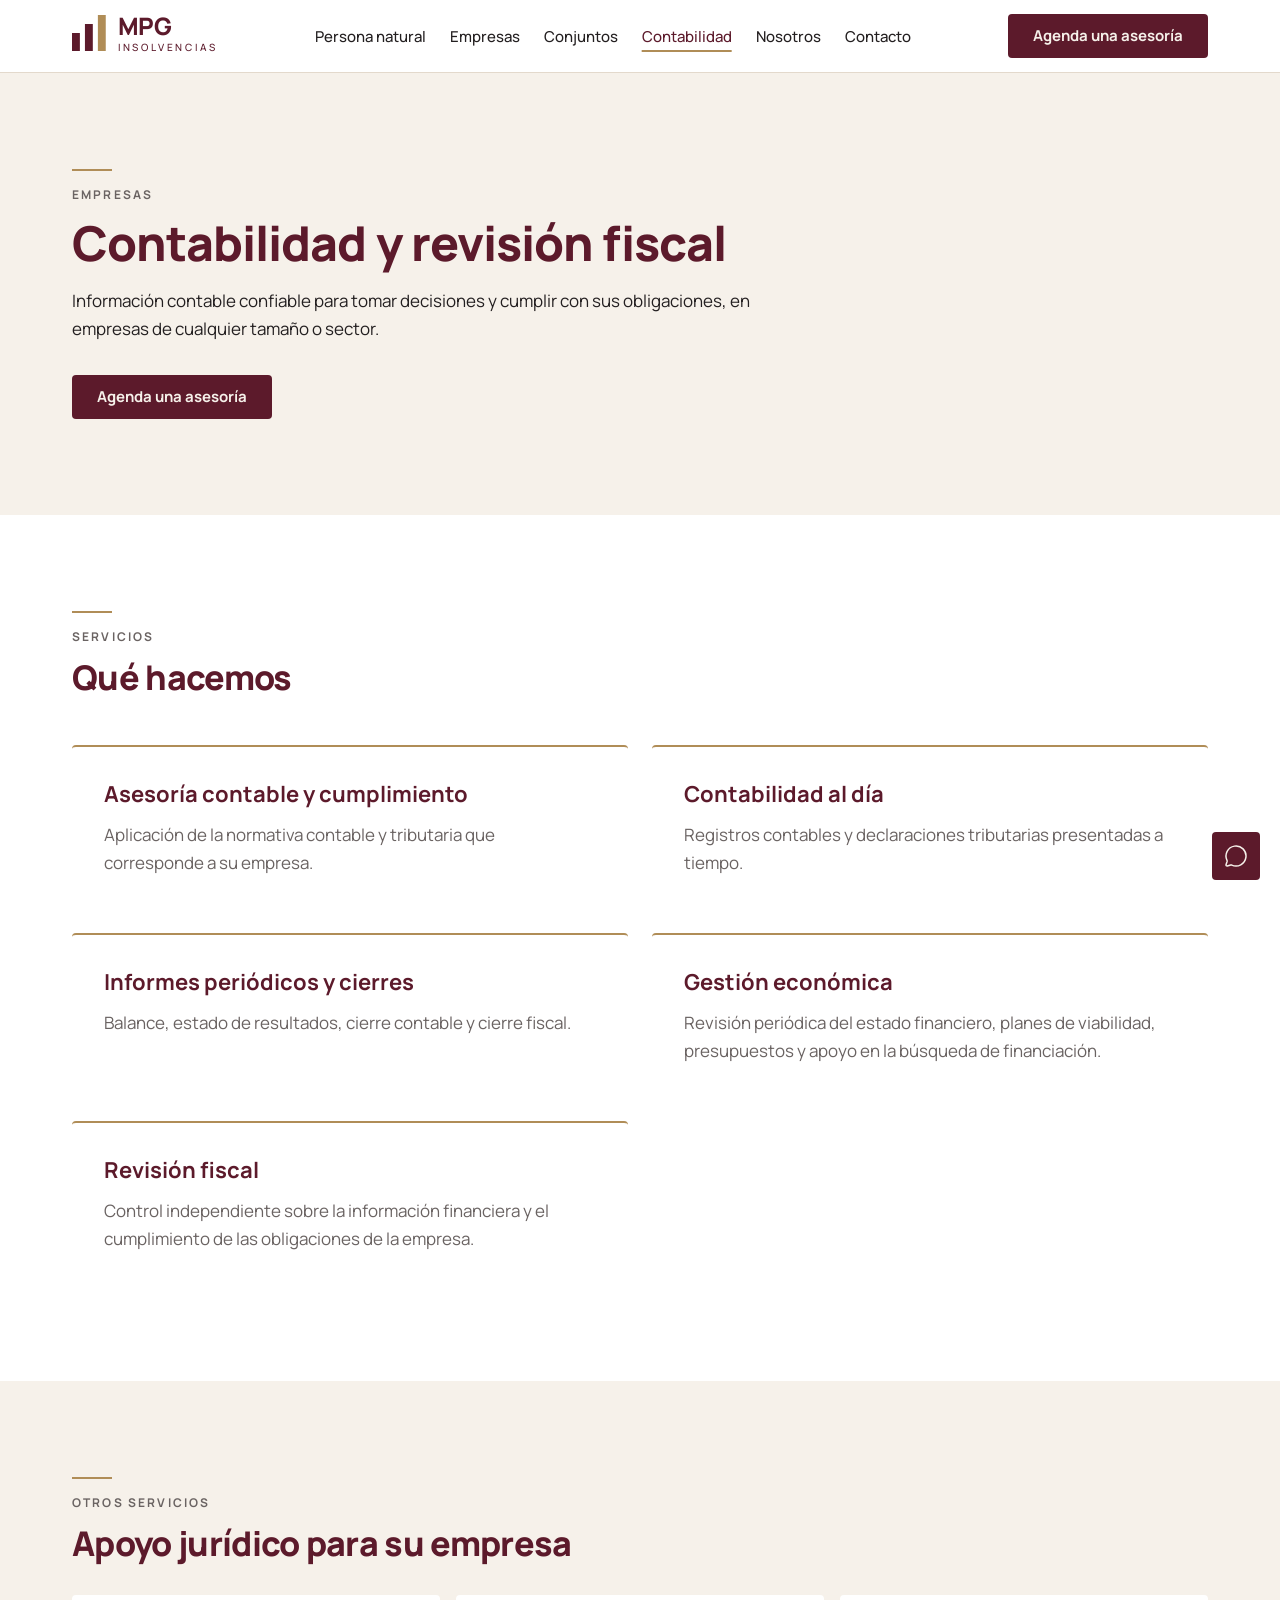
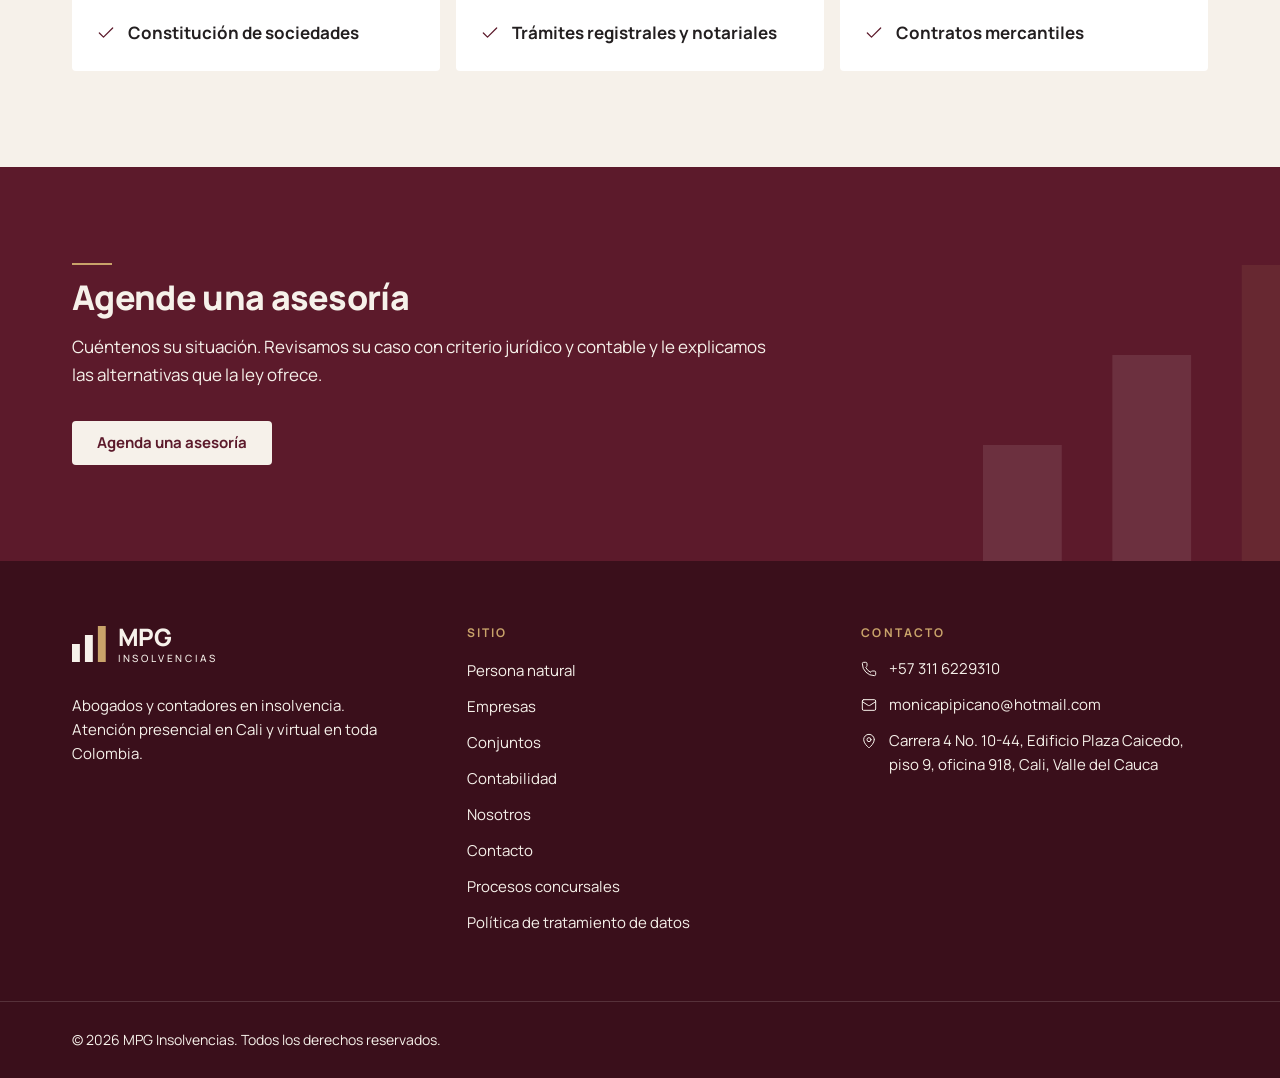
<file: contabilidad-revision-fiscal.html>
<!doctype html>
<html lang="es-CO">
<head>
  <meta charset="utf-8">
  <meta name="viewport" content="width=device-width, initial-scale=1">
  <title>Contabilidad y revisión fiscal en Cali | MPG Insolvencias</title>
  <meta name="description" content="Contabilidad al día, declaraciones tributarias, informes periódicos, cierres, gestión económica y revisión fiscal para empresas en Cali.">
  <meta name="theme-color" content="#5C1A2B">
  <link rel="canonical" href="https://mpginsolvencias.com/contabilidad-revision-fiscal.html">

  <!-- Open Graph / Twitter -->
  <meta property="og:type" content="website">
  <meta property="og:site_name" content="MPG Insolvencias">
  <meta property="og:locale" content="es_CO">
  <meta property="og:title" content="Contabilidad y revisión fiscal en Cali | MPG Insolvencias">
  <meta property="og:description" content="Contabilidad al día, declaraciones tributarias, informes periódicos, cierres, gestión económica y revisión fiscal para empresas en Cali.">
  <meta property="og:url" content="https://mpginsolvencias.com/contabilidad-revision-fiscal.html">
  <meta name="twitter:card" content="summary_large_image">
  <meta name="twitter:title" content="Contabilidad y revisión fiscal en Cali | MPG Insolvencias">
  <meta name="twitter:description" content="Contabilidad al día, declaraciones tributarias, informes periódicos, cierres, gestión económica y revisión fiscal para empresas en Cali.">

  <!-- Recursos -->
  <link rel="icon" href="favicon.svg" type="image/svg+xml">
  <link rel="preconnect" href="https://fonts.googleapis.com">
  <link rel="preconnect" href="https://fonts.gstatic.com" crossorigin>
  <link rel="stylesheet" href="https://fonts.googleapis.com/css2?family=Manrope:wght@400;500;700;800&amp;display=swap">
  <link rel="stylesheet" href="assets/css/base.css">
  <link rel="stylesheet" href="assets/css/layout.css">
  <link rel="stylesheet" href="assets/css/components.css">

  <!-- Datos estructurados (SEO) -->
  <script type="application/ld+json">
    {
      "@context": "https://schema.org",
      "@type": [
        "LegalService",
        "AccountingService"
      ],
      "name": "MPG Insolvencias",
      "description": "Firma multidisciplinaria de abogados y contadores expertos en insolvencia de persona natural y empresarial, contabilidad y revisión fiscal.",
      "telephone": "+573116229310",
      "email": "monicapipicano@hotmail.com",
      "address": {
        "@type": "PostalAddress",
        "streetAddress": "Carrera 4 No. 10-44, Edificio Plaza Caicedo, piso 9, oficina 918",
        "addressLocality": "Cali",
        "addressRegion": "Valle del Cauca",
        "addressCountry": "CO"
      },
      "areaServed": [
        {
          "@type": "City",
          "name": "Cali"
        },
        {
          "@type": "AdministrativeArea",
          "name": "Valle del Cauca"
        },
        {
          "@type": "Country",
          "name": "Colombia"
        }
      ]
    }
  </script>
  <script type="application/ld+json">
    {
      "@context": "https://schema.org",
      "@type": "BreadcrumbList",
      "itemListElement": [
        {
          "@type": "ListItem",
          "position": 1,
          "name": "Inicio",
          "item": "https://mpginsolvencias.com/"
        },
        {
          "@type": "ListItem",
          "position": 2,
          "name": "Contabilidad y revisión fiscal",
          "item": "https://mpginsolvencias.com/contabilidad-revision-fiscal.html"
        }
      ]
    }
  </script>
</head>
<body>
  <header class="site-header">
    <a class="skip-link" href="#contenido">Saltar al contenido</a>
    <div class="container site-header__inner">
      <a class="site-header__brand" href="index.html" aria-label="MPG Insolvencias, ir al inicio">
        <span class="logo" aria-label="MPG Insolvencias">
          <svg class="logo__mark" viewBox="0 0 30 32" aria-hidden="true" focusable="false">
            <rect x="0" y="16" width="7" height="16" fill="#5C1A2B"/>
            <rect x="11.5" y="8" width="7" height="24" fill="#5C1A2B"/>
            <rect x="23" y="0" width="7" height="32" fill="#B08D57"/>
          </svg>
          <span class="logo__text" aria-hidden="true">
            <span class="logo__name">MPG</span>
            <span class="logo__tagline">INSOLVENCIAS</span>
          </span>
        </span>
      </a>
      <nav class="nav" aria-label="Principal">
        <ul class="nav__list">
        <li><a class="nav__link" href="insolvencia-persona-natural.html">Persona natural</a></li>
        <li><a class="nav__link" href="insolvencia-empresarial.html">Empresas</a></li>
        <li><a class="nav__link" href="contabilidad-conjuntos-residenciales.html">Conjuntos</a></li>
        <li><a class="nav__link nav__link--active" href="contabilidad-revision-fiscal.html" aria-current="page">Contabilidad</a></li>
        <li><a class="nav__link" href="nosotros.html">Nosotros</a></li>
        <li><a class="nav__link" href="contacto.html">Contacto</a></li>
        </ul>
      </nav>
      <div class="site-header__actions">
        <a class="btn btn--primary site-header__cta" href="contacto.html">Agenda una asesoría</a>
        <button class="menu-toggle" type="button" aria-expanded="false" aria-controls="menu-movil" aria-label="Abrir menú">
          <svg class="icon icon--lg" viewBox="0 0 24 24" fill="none" stroke="currentColor" stroke-width="1.5" stroke-linecap="round" stroke-linejoin="round" aria-hidden="true" focusable="false">
            <path d="M4 5h16"/>
            <path d="M4 12h16"/>
            <path d="M4 19h16"/>
          </svg>
        </button>
      </div>
    </div>
    <nav class="mobile-menu" id="menu-movil" aria-label="Menú móvil" hidden>
      <ul class="container mobile-menu__list">
        <li><a class="mobile-menu__link" href="insolvencia-persona-natural.html">Persona natural</a></li>
        <li><a class="mobile-menu__link" href="insolvencia-empresarial.html">Empresas</a></li>
        <li><a class="mobile-menu__link" href="contabilidad-conjuntos-residenciales.html">Conjuntos</a></li>
        <li><a class="mobile-menu__link mobile-menu__link--active" href="contabilidad-revision-fiscal.html">Contabilidad</a></li>
        <li><a class="mobile-menu__link" href="nosotros.html">Nosotros</a></li>
        <li><a class="mobile-menu__link" href="contacto.html">Contacto</a></li>
        <li><a class="btn btn--primary mobile-menu__cta" href="contacto.html">Agenda una asesoría</a></li>
      </ul>
    </nav>
  </header>

  <main id="contenido">
    <section class="page-hero">
      <div class="container">
        <div class="section-heading">
          <span class="accent-bar" aria-hidden="true"></span>
          <p class="label section-heading__label">EMPRESAS</p>
          <h1 class="section-heading__title">Contabilidad y revisión fiscal</h1>
          <div class="section-heading__text">
            <p>Información contable confiable para tomar decisiones y cumplir con sus obligaciones, en empresas de cualquier tamaño o sector.</p>
          </div>
        </div>
        <div class="page-hero__actions">
          <a class="btn btn--primary" href="contacto.html">Agenda una asesoría</a>
        </div>
      </div>
    </section>

    <section class="section section--surface">
      <div class="container">
        <div class="section-heading">
          <span class="accent-bar" aria-hidden="true"></span>
          <p class="label section-heading__label">SERVICIOS</p>
          <h2 class="section-heading__title">Qué hacemos</h2>
        </div>
        <ul class="card-grid">
          <li class="card">
            <h3 class="card__title">Asesoría contable y cumplimiento</h3>
            <p class="card__text">Aplicación de la normativa contable y tributaria que corresponde a su empresa.</p>
          </li>
          <li class="card">
            <h3 class="card__title">Contabilidad al día</h3>
            <p class="card__text">Registros contables y declaraciones tributarias presentadas a tiempo.</p>
          </li>
          <li class="card">
            <h3 class="card__title">Informes periódicos y cierres</h3>
            <p class="card__text">Balance, estado de resultados, cierre contable y cierre fiscal.</p>
          </li>
          <li class="card">
            <h3 class="card__title">Gestión económica</h3>
            <p class="card__text">Revisión periódica del estado financiero, planes de viabilidad, presupuestos y apoyo en la búsqueda de financiación.</p>
          </li>
          <li class="card">
            <h3 class="card__title">Revisión fiscal</h3>
            <p class="card__text">Control independiente sobre la información financiera y el cumplimiento de las obligaciones de la empresa.</p>
          </li>
        </ul>
      </div>
    </section>

    <section class="section">
      <div class="container">
        <div class="section-heading">
          <span class="accent-bar" aria-hidden="true"></span>
          <p class="label section-heading__label">OTROS SERVICIOS</p>
          <h2 class="section-heading__title">Apoyo jurídico para su empresa</h2>
        </div>
        <ul class="check-list">
          <li class="check-list__item">
            <svg class="icon icon--md" viewBox="0 0 24 24" fill="none" stroke="currentColor" stroke-width="1.5" stroke-linecap="round" stroke-linejoin="round" aria-hidden="true" focusable="false">
              <path d="M20 6 9 17l-5-5"/>
            </svg>
            Constitución de sociedades
          </li>
          <li class="check-list__item">
            <svg class="icon icon--md" viewBox="0 0 24 24" fill="none" stroke="currentColor" stroke-width="1.5" stroke-linecap="round" stroke-linejoin="round" aria-hidden="true" focusable="false">
              <path d="M20 6 9 17l-5-5"/>
            </svg>
            Trámites registrales y notariales
          </li>
          <li class="check-list__item">
            <svg class="icon icon--md" viewBox="0 0 24 24" fill="none" stroke="currentColor" stroke-width="1.5" stroke-linecap="round" stroke-linejoin="round" aria-hidden="true" focusable="false">
              <path d="M20 6 9 17l-5-5"/>
            </svg>
            Contratos mercantiles
          </li>
        </ul>
      </div>
    </section>

    <section class="cta">
      <svg class="cta__watermark" viewBox="0 0 30 32" aria-hidden="true" focusable="false">
        <rect x="0" y="16" width="7" height="16" fill="#F6F1EA"/>
        <rect x="11.5" y="8" width="7" height="24" fill="#F6F1EA"/>
        <rect x="23" y="0" width="7" height="32" fill="#C9A36A"/>
      </svg>
      <div class="container cta__inner">
        <div class="section-heading section-heading--dark">
          <span class="accent-bar" aria-hidden="true"></span>
          <h2 class="section-heading__title">Agende una asesoría</h2>
          <div class="section-heading__text">
            <p>Cuéntenos su situación. Revisamos su caso con criterio jurídico y contable y le explicamos las alternativas que la ley ofrece.</p>
          </div>
        </div>
        <a class="btn btn--on-dark" href="contacto.html">Agenda una asesoría</a>
      </div>
    </section>
  </main>

  <footer class="site-footer">
    <div class="container site-footer__grid">
      <div>
        <span class="logo logo--negative" aria-label="MPG Insolvencias">
          <svg class="logo__mark" viewBox="0 0 30 32" aria-hidden="true" focusable="false">
            <rect x="0" y="16" width="7" height="16" fill="#F6F1EA"/>
            <rect x="11.5" y="8" width="7" height="24" fill="#F6F1EA"/>
            <rect x="23" y="0" width="7" height="32" fill="#C9A36A"/>
          </svg>
          <span class="logo__text" aria-hidden="true">
            <span class="logo__name">MPG</span>
            <span class="logo__tagline">INSOLVENCIAS</span>
          </span>
        </span>
        <p class="site-footer__about">Abogados y contadores en insolvencia. Atención presencial en Cali y virtual en toda Colombia.</p>
      </div>
      <nav aria-label="Pie de página">
        <p class="label label--on-dark">Sitio</p>
        <ul class="site-footer__list">
          <li><a href="insolvencia-persona-natural.html">Persona natural</a></li>
          <li><a href="insolvencia-empresarial.html">Empresas</a></li>
          <li><a href="contabilidad-conjuntos-residenciales.html">Conjuntos</a></li>
          <li><a href="contabilidad-revision-fiscal.html">Contabilidad</a></li>
          <li><a href="nosotros.html">Nosotros</a></li>
          <li><a href="contacto.html">Contacto</a></li>
          <li><a href="procesos.html">Procesos concursales</a></li>
          <li><a href="politica-de-datos.html">Política de tratamiento de datos</a></li>
        </ul>
      </nav>
      <div>
        <p class="label label--on-dark">Contacto</p>
        <ul class="site-footer__list site-footer__list--contact">
          <li>
            <svg class="icon icon--sm" viewBox="0 0 24 24" fill="none" stroke="currentColor" stroke-width="1.5" stroke-linecap="round" stroke-linejoin="round" aria-hidden="true" focusable="false">
              <path d="M13.832 16.568a1 1 0 0 0 1.213-.303l.355-.465A2 2 0 0 1 17 15h3a2 2 0 0 1 2 2v3a2 2 0 0 1-2 2A18 18 0 0 1 2 4a2 2 0 0 1 2-2h3a2 2 0 0 1 2 2v3a2 2 0 0 1-.8 1.6l-.468.351a1 1 0 0 0-.292 1.233 14 14 0 0 0 6.392 6.384"/>
            </svg>
            <a href="tel:+573116229310">+57 311 6229310</a>
          </li>
          <li>
            <svg class="icon icon--sm" viewBox="0 0 24 24" fill="none" stroke="currentColor" stroke-width="1.5" stroke-linecap="round" stroke-linejoin="round" aria-hidden="true" focusable="false">
              <path d="m22 7-8.991 5.727a2 2 0 0 1-2.009 0L2 7"/>
              <rect x="2" y="4" width="20" height="16" rx="2"/>
            </svg>
            <a class="break-all" href="mailto:monicapipicano@hotmail.com">monicapipicano@hotmail.com</a>
          </li>
          <li>
            <svg class="icon icon--sm" viewBox="0 0 24 24" fill="none" stroke="currentColor" stroke-width="1.5" stroke-linecap="round" stroke-linejoin="round" aria-hidden="true" focusable="false">
              <path d="M20 10c0 4.993-5.539 10.193-7.399 11.799a1 1 0 0 1-1.202 0C9.539 20.193 4 14.993 4 10a8 8 0 0 1 16 0"/>
              <circle cx="12" cy="10" r="3"/>
            </svg>
            <span>Carrera 4 No. 10-44, Edificio Plaza Caicedo, piso 9, oficina 918, Cali, Valle del Cauca</span>
          </li>
        </ul>
      </div>
    </div>
    <div class="site-footer__legal">
      <p class="container">© 2026 MPG Insolvencias. Todos los derechos reservados.</p>
    </div>
  </footer>

  <a class="whatsapp-fab" href="https://wa.me/573116229310?text=Hola%2C%20quisiera%20informaci%C3%B3n%20sobre%20una%20asesor%C3%ADa%20con%20MPG%20Insolvencias."
     target="_blank" rel="noopener noreferrer" aria-label="Escribir por WhatsApp (abre en una pestaña nueva)">
    <svg class="icon icon--lg" viewBox="0 0 24 24" fill="none" stroke="currentColor" stroke-width="1.5" stroke-linecap="round" stroke-linejoin="round" aria-hidden="true" focusable="false">
      <path d="M2.992 16.342a2 2 0 0 1 .094 1.167l-1.065 3.29a1 1 0 0 0 1.236 1.168l3.413-.998a2 2 0 0 1 1.099.092 10 10 0 1 0-4.777-4.719"/>
    </svg>
  </a>

  <script src="assets/js/menu.js" defer></script>
</body>
</html>
</file>
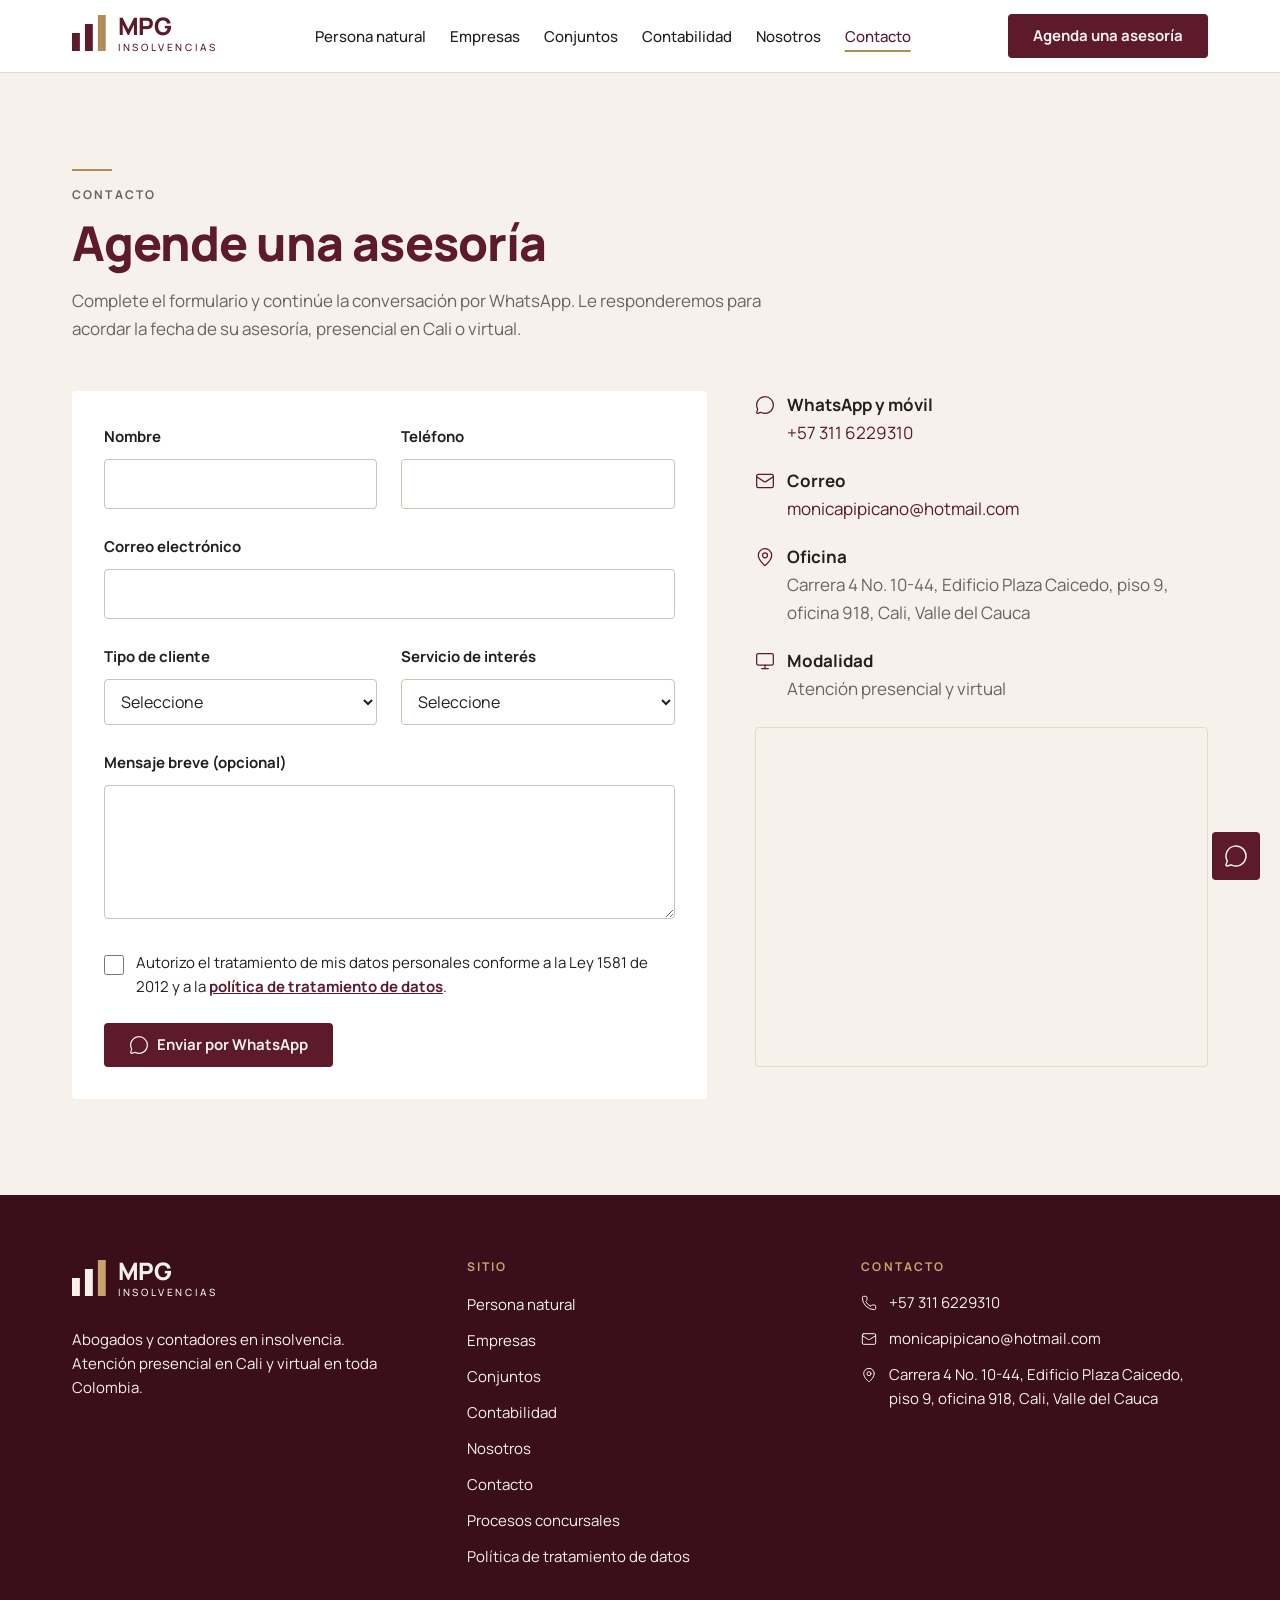
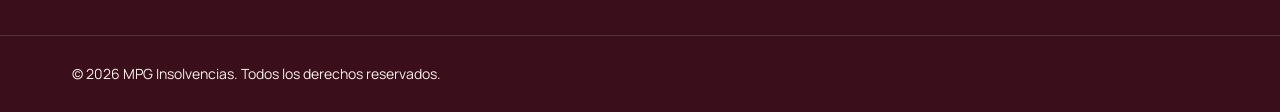
<file: contacto.html>
<!doctype html>
<html lang="es-CO">
<head>
  <meta charset="utf-8">
  <meta name="viewport" content="width=device-width, initial-scale=1">
  <title>Agende una asesoría en Cali | MPG Insolvencias</title>
  <meta name="description" content="Agende una asesoría con abogados y contadores en insolvencia. Oficina en el Edificio Plaza Caicedo, Cali, y atención virtual. WhatsApp +57 311 6229310.">
  <meta name="theme-color" content="#5C1A2B">
  <link rel="canonical" href="https://mpginsolvencias.com/contacto.html">

  <!-- Open Graph / Twitter -->
  <meta property="og:type" content="website">
  <meta property="og:site_name" content="MPG Insolvencias">
  <meta property="og:locale" content="es_CO">
  <meta property="og:title" content="Agende una asesoría en Cali | MPG Insolvencias">
  <meta property="og:description" content="Agende una asesoría con abogados y contadores en insolvencia. Oficina en el Edificio Plaza Caicedo, Cali, y atención virtual. WhatsApp +57 311 6229310.">
  <meta property="og:url" content="https://mpginsolvencias.com/contacto.html">
  <meta name="twitter:card" content="summary_large_image">
  <meta name="twitter:title" content="Agende una asesoría en Cali | MPG Insolvencias">
  <meta name="twitter:description" content="Agende una asesoría con abogados y contadores en insolvencia. Oficina en el Edificio Plaza Caicedo, Cali, y atención virtual. WhatsApp +57 311 6229310.">

  <!-- Recursos -->
  <link rel="icon" href="favicon.svg" type="image/svg+xml">
  <link rel="preconnect" href="https://fonts.googleapis.com">
  <link rel="preconnect" href="https://fonts.gstatic.com" crossorigin>
  <link rel="stylesheet" href="https://fonts.googleapis.com/css2?family=Manrope:wght@400;500;700;800&amp;display=swap">
  <link rel="stylesheet" href="assets/css/base.css">
  <link rel="stylesheet" href="assets/css/layout.css">
  <link rel="stylesheet" href="assets/css/components.css">

  <!-- Datos estructurados (SEO) -->
  <script type="application/ld+json">
    {
      "@context": "https://schema.org",
      "@type": [
        "LegalService",
        "AccountingService"
      ],
      "name": "MPG Insolvencias",
      "description": "Firma multidisciplinaria de abogados y contadores expertos en insolvencia de persona natural y empresarial, contabilidad y revisión fiscal.",
      "telephone": "+573116229310",
      "email": "monicapipicano@hotmail.com",
      "address": {
        "@type": "PostalAddress",
        "streetAddress": "Carrera 4 No. 10-44, Edificio Plaza Caicedo, piso 9, oficina 918",
        "addressLocality": "Cali",
        "addressRegion": "Valle del Cauca",
        "addressCountry": "CO"
      },
      "areaServed": [
        {
          "@type": "City",
          "name": "Cali"
        },
        {
          "@type": "AdministrativeArea",
          "name": "Valle del Cauca"
        },
        {
          "@type": "Country",
          "name": "Colombia"
        }
      ]
    }
  </script>
  <script type="application/ld+json">
    {
      "@context": "https://schema.org",
      "@type": "BreadcrumbList",
      "itemListElement": [
        {
          "@type": "ListItem",
          "position": 1,
          "name": "Inicio",
          "item": "https://mpginsolvencias.com/"
        },
        {
          "@type": "ListItem",
          "position": 2,
          "name": "Contacto",
          "item": "https://mpginsolvencias.com/contacto.html"
        }
      ]
    }
  </script>
</head>
<body>
  <header class="site-header">
    <a class="skip-link" href="#contenido">Saltar al contenido</a>
    <div class="container site-header__inner">
      <a class="site-header__brand" href="index.html" aria-label="MPG Insolvencias, ir al inicio">
        <span class="logo" aria-label="MPG Insolvencias">
          <svg class="logo__mark" viewBox="0 0 30 32" aria-hidden="true" focusable="false">
            <rect x="0" y="16" width="7" height="16" fill="#5C1A2B"/>
            <rect x="11.5" y="8" width="7" height="24" fill="#5C1A2B"/>
            <rect x="23" y="0" width="7" height="32" fill="#B08D57"/>
          </svg>
          <span class="logo__text" aria-hidden="true">
            <span class="logo__name">MPG</span>
            <span class="logo__tagline">INSOLVENCIAS</span>
          </span>
        </span>
      </a>
      <nav class="nav" aria-label="Principal">
        <ul class="nav__list">
        <li><a class="nav__link" href="insolvencia-persona-natural.html">Persona natural</a></li>
        <li><a class="nav__link" href="insolvencia-empresarial.html">Empresas</a></li>
        <li><a class="nav__link" href="contabilidad-conjuntos-residenciales.html">Conjuntos</a></li>
        <li><a class="nav__link" href="contabilidad-revision-fiscal.html">Contabilidad</a></li>
        <li><a class="nav__link" href="nosotros.html">Nosotros</a></li>
        <li><a class="nav__link nav__link--active" href="contacto.html" aria-current="page">Contacto</a></li>
        </ul>
      </nav>
      <div class="site-header__actions">
        <a class="btn btn--primary site-header__cta" href="contacto.html">Agenda una asesoría</a>
        <button class="menu-toggle" type="button" aria-expanded="false" aria-controls="menu-movil" aria-label="Abrir menú">
          <svg class="icon icon--lg" viewBox="0 0 24 24" fill="none" stroke="currentColor" stroke-width="1.5" stroke-linecap="round" stroke-linejoin="round" aria-hidden="true" focusable="false">
            <path d="M4 5h16"/>
            <path d="M4 12h16"/>
            <path d="M4 19h16"/>
          </svg>
        </button>
      </div>
    </div>
    <nav class="mobile-menu" id="menu-movil" aria-label="Menú móvil" hidden>
      <ul class="container mobile-menu__list">
        <li><a class="mobile-menu__link" href="insolvencia-persona-natural.html">Persona natural</a></li>
        <li><a class="mobile-menu__link" href="insolvencia-empresarial.html">Empresas</a></li>
        <li><a class="mobile-menu__link" href="contabilidad-conjuntos-residenciales.html">Conjuntos</a></li>
        <li><a class="mobile-menu__link" href="contabilidad-revision-fiscal.html">Contabilidad</a></li>
        <li><a class="mobile-menu__link" href="nosotros.html">Nosotros</a></li>
        <li><a class="mobile-menu__link mobile-menu__link--active" href="contacto.html">Contacto</a></li>
        <li><a class="btn btn--primary mobile-menu__cta" href="contacto.html">Agenda una asesoría</a></li>
      </ul>
    </nav>
  </header>

  <main id="contenido">
    <section class="section">
      <div class="container">
        <div class="section-heading">
          <span class="accent-bar" aria-hidden="true"></span>
          <p class="label section-heading__label">CONTACTO</p>
          <h1 class="section-heading__title">Agende una asesoría</h1>
          <div class="section-heading__text">
            <p>Complete el formulario y continúe la conversación por WhatsApp. Le responderemos para acordar la fecha de su asesoría, presencial en Cali o virtual.</p>
          </div>
        </div>

        <div class="contact">
          <form class="form" id="form-contacto" novalidate>
            <div class="form__row">
              <div class="field">
                <label class="field__label" for="nombre">Nombre</label>
                <input class="field__control" id="nombre" name="nombre" autocomplete="name" maxlength="100">
              </div>
              <div class="field">
                <label class="field__label" for="telefono">Teléfono</label>
                <input class="field__control" id="telefono" name="telefono" type="tel" autocomplete="tel" maxlength="20">
              </div>
            </div>
            <div class="field">
              <label class="field__label" for="correo">Correo electrónico</label>
              <input class="field__control" id="correo" name="correo" type="email" autocomplete="email" maxlength="255">
            </div>
            <div class="form__row">
              <div class="field">
                <label class="field__label" for="tipo">Tipo de cliente</label>
                <select class="field__control" id="tipo" name="tipo">
                  <option value="" selected disabled>Seleccione</option>
                  <option>Persona natural</option>
                  <option>Empresa</option>
                  <option>Conjunto residencial</option>
                </select>
              </div>
              <div class="field">
                <label class="field__label" for="servicio">Servicio de interés</label>
                <select class="field__control" id="servicio" name="servicio">
                  <option value="" selected disabled>Seleccione</option>
                  <option>Insolvencia de persona natural</option>
                  <option>Insolvencia empresarial</option>
                  <option>Contabilidad para conjuntos residenciales</option>
                  <option>Contabilidad y revisión fiscal</option>
                  <option>Otro</option>
                </select>
              </div>
            </div>
            <div class="field">
              <label class="field__label" for="mensaje">Mensaje breve (opcional)</label>
              <textarea class="field__control" id="mensaje" name="mensaje" rows="4" maxlength="600"></textarea>
            </div>
            <div class="field">
              <label class="check">
                <input class="check__input" id="autorizacion" name="autorizacion" type="checkbox">
                <span>
                  Autorizo el tratamiento de mis datos personales conforme a la Ley 1581 de 2012 y a la
                  <a href="politica-de-datos.html">política de tratamiento de datos</a>.
                </span>
              </label>
            </div>
            <button class="btn btn--primary form__submit" type="submit">
              <svg class="icon icon--md" viewBox="0 0 24 24" fill="none" stroke="currentColor" stroke-width="1.5" stroke-linecap="round" stroke-linejoin="round" aria-hidden="true" focusable="false">
                <path d="M2.992 16.342a2 2 0 0 1 .094 1.167l-1.065 3.29a1 1 0 0 0 1.236 1.168l3.413-.998a2 2 0 0 1 1.099.092 10 10 0 1 0-4.777-4.719"/>
              </svg>
              Enviar por WhatsApp
            </button>
          </form>

          <aside class="contact__info">
            <ul class="contact__list">
              <li>
                <svg class="icon icon--md" viewBox="0 0 24 24" fill="none" stroke="currentColor" stroke-width="1.5" stroke-linecap="round" stroke-linejoin="round" aria-hidden="true" focusable="false">
                  <path d="M2.992 16.342a2 2 0 0 1 .094 1.167l-1.065 3.29a1 1 0 0 0 1.236 1.168l3.413-.998a2 2 0 0 1 1.099.092 10 10 0 1 0-4.777-4.719"/>
                </svg>
                <div>
                  <p class="contact__label">WhatsApp y móvil</p>
                  <a href="https://wa.me/573116229310" target="_blank" rel="noopener noreferrer">+57 311 6229310</a>
                </div>
              </li>
              <li>
                <svg class="icon icon--md" viewBox="0 0 24 24" fill="none" stroke="currentColor" stroke-width="1.5" stroke-linecap="round" stroke-linejoin="round" aria-hidden="true" focusable="false">
                  <path d="m22 7-8.991 5.727a2 2 0 0 1-2.009 0L2 7"/>
                  <rect x="2" y="4" width="20" height="16" rx="2"/>
                </svg>
                <div>
                  <p class="contact__label">Correo</p>
                  <a class="break-all" href="mailto:monicapipicano@hotmail.com">monicapipicano@hotmail.com</a>
                </div>
              </li>
              <li>
                <svg class="icon icon--md" viewBox="0 0 24 24" fill="none" stroke="currentColor" stroke-width="1.5" stroke-linecap="round" stroke-linejoin="round" aria-hidden="true" focusable="false">
                  <path d="M20 10c0 4.993-5.539 10.193-7.399 11.799a1 1 0 0 1-1.202 0C9.539 20.193 4 14.993 4 10a8 8 0 0 1 16 0"/>
                  <circle cx="12" cy="10" r="3"/>
                </svg>
                <div>
                  <p class="contact__label">Oficina</p>
                  <p>Carrera 4 No. 10-44, Edificio Plaza Caicedo, piso 9, oficina 918, Cali, Valle del Cauca</p>
                </div>
              </li>
              <li>
                <svg class="icon icon--md" viewBox="0 0 24 24" fill="none" stroke="currentColor" stroke-width="1.5" stroke-linecap="round" stroke-linejoin="round" aria-hidden="true" focusable="false">
                  <rect width="20" height="14" x="2" y="3" rx="2"/>
                  <line x1="8" x2="16" y1="21" y2="21"/>
                  <line x1="12" x2="12" y1="17" y2="21"/>
                </svg>
                <div>
                  <p class="contact__label">Modalidad</p>
                  <p>Atención presencial y virtual</p>
                </div>
              </li>
            </ul>
            <iframe class="contact__map" title="Mapa de la oficina de MPG Insolvencias en el Edificio Plaza Caicedo, Cali"
                    src="https://www.google.com/maps?q=Carrera%204%20%2310-44%2C%20Edificio%20Plaza%20Caicedo%2C%20Cali%2C%20Valle%20del%20Cauca&amp;output=embed"
                    loading="lazy" referrerpolicy="no-referrer-when-downgrade"></iframe>
          </aside>
        </div>
      </div>
    </section>
  </main>

  <footer class="site-footer">
    <div class="container site-footer__grid">
      <div>
        <span class="logo logo--negative" aria-label="MPG Insolvencias">
          <svg class="logo__mark" viewBox="0 0 30 32" aria-hidden="true" focusable="false">
            <rect x="0" y="16" width="7" height="16" fill="#F6F1EA"/>
            <rect x="11.5" y="8" width="7" height="24" fill="#F6F1EA"/>
            <rect x="23" y="0" width="7" height="32" fill="#C9A36A"/>
          </svg>
          <span class="logo__text" aria-hidden="true">
            <span class="logo__name">MPG</span>
            <span class="logo__tagline">INSOLVENCIAS</span>
          </span>
        </span>
        <p class="site-footer__about">Abogados y contadores en insolvencia. Atención presencial en Cali y virtual en toda Colombia.</p>
      </div>
      <nav aria-label="Pie de página">
        <p class="label label--on-dark">Sitio</p>
        <ul class="site-footer__list">
          <li><a href="insolvencia-persona-natural.html">Persona natural</a></li>
          <li><a href="insolvencia-empresarial.html">Empresas</a></li>
          <li><a href="contabilidad-conjuntos-residenciales.html">Conjuntos</a></li>
          <li><a href="contabilidad-revision-fiscal.html">Contabilidad</a></li>
          <li><a href="nosotros.html">Nosotros</a></li>
          <li><a href="contacto.html">Contacto</a></li>
          <li><a href="procesos.html">Procesos concursales</a></li>
          <li><a href="politica-de-datos.html">Política de tratamiento de datos</a></li>
        </ul>
      </nav>
      <div>
        <p class="label label--on-dark">Contacto</p>
        <ul class="site-footer__list site-footer__list--contact">
          <li>
            <svg class="icon icon--sm" viewBox="0 0 24 24" fill="none" stroke="currentColor" stroke-width="1.5" stroke-linecap="round" stroke-linejoin="round" aria-hidden="true" focusable="false">
              <path d="M13.832 16.568a1 1 0 0 0 1.213-.303l.355-.465A2 2 0 0 1 17 15h3a2 2 0 0 1 2 2v3a2 2 0 0 1-2 2A18 18 0 0 1 2 4a2 2 0 0 1 2-2h3a2 2 0 0 1 2 2v3a2 2 0 0 1-.8 1.6l-.468.351a1 1 0 0 0-.292 1.233 14 14 0 0 0 6.392 6.384"/>
            </svg>
            <a href="tel:+573116229310">+57 311 6229310</a>
          </li>
          <li>
            <svg class="icon icon--sm" viewBox="0 0 24 24" fill="none" stroke="currentColor" stroke-width="1.5" stroke-linecap="round" stroke-linejoin="round" aria-hidden="true" focusable="false">
              <path d="m22 7-8.991 5.727a2 2 0 0 1-2.009 0L2 7"/>
              <rect x="2" y="4" width="20" height="16" rx="2"/>
            </svg>
            <a class="break-all" href="mailto:monicapipicano@hotmail.com">monicapipicano@hotmail.com</a>
          </li>
          <li>
            <svg class="icon icon--sm" viewBox="0 0 24 24" fill="none" stroke="currentColor" stroke-width="1.5" stroke-linecap="round" stroke-linejoin="round" aria-hidden="true" focusable="false">
              <path d="M20 10c0 4.993-5.539 10.193-7.399 11.799a1 1 0 0 1-1.202 0C9.539 20.193 4 14.993 4 10a8 8 0 0 1 16 0"/>
              <circle cx="12" cy="10" r="3"/>
            </svg>
            <span>Carrera 4 No. 10-44, Edificio Plaza Caicedo, piso 9, oficina 918, Cali, Valle del Cauca</span>
          </li>
        </ul>
      </div>
    </div>
    <div class="site-footer__legal">
      <p class="container">© 2026 MPG Insolvencias. Todos los derechos reservados.</p>
    </div>
  </footer>

  <a class="whatsapp-fab" href="https://wa.me/573116229310?text=Hola%2C%20quisiera%20informaci%C3%B3n%20sobre%20una%20asesor%C3%ADa%20con%20MPG%20Insolvencias."
     target="_blank" rel="noopener noreferrer" aria-label="Escribir por WhatsApp (abre en una pestaña nueva)">
    <svg class="icon icon--lg" viewBox="0 0 24 24" fill="none" stroke="currentColor" stroke-width="1.5" stroke-linecap="round" stroke-linejoin="round" aria-hidden="true" focusable="false">
      <path d="M2.992 16.342a2 2 0 0 1 .094 1.167l-1.065 3.29a1 1 0 0 0 1.236 1.168l3.413-.998a2 2 0 0 1 1.099.092 10 10 0 1 0-4.777-4.719"/>
    </svg>
  </a>

  <script src="assets/js/menu.js" defer></script>
  <script src="assets/js/contact-form.js" defer></script>
</body>
</html>
</file>
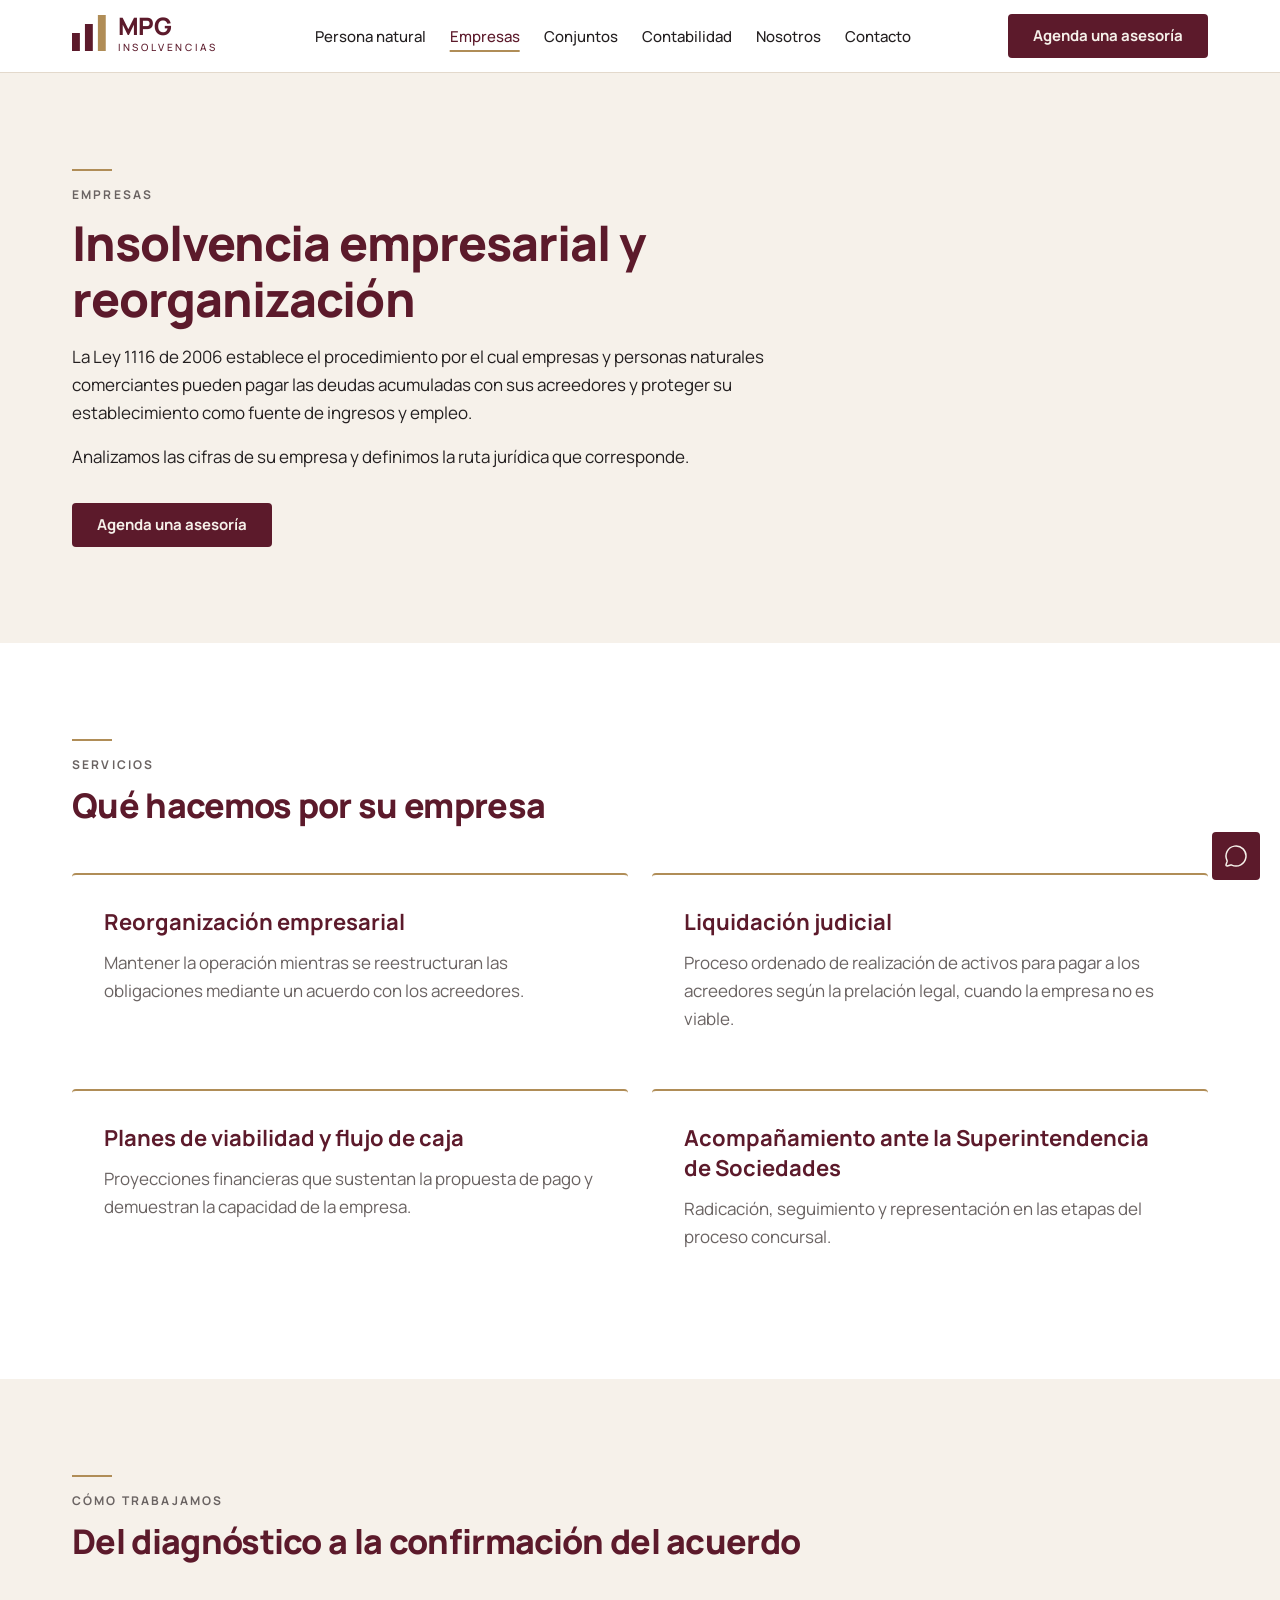
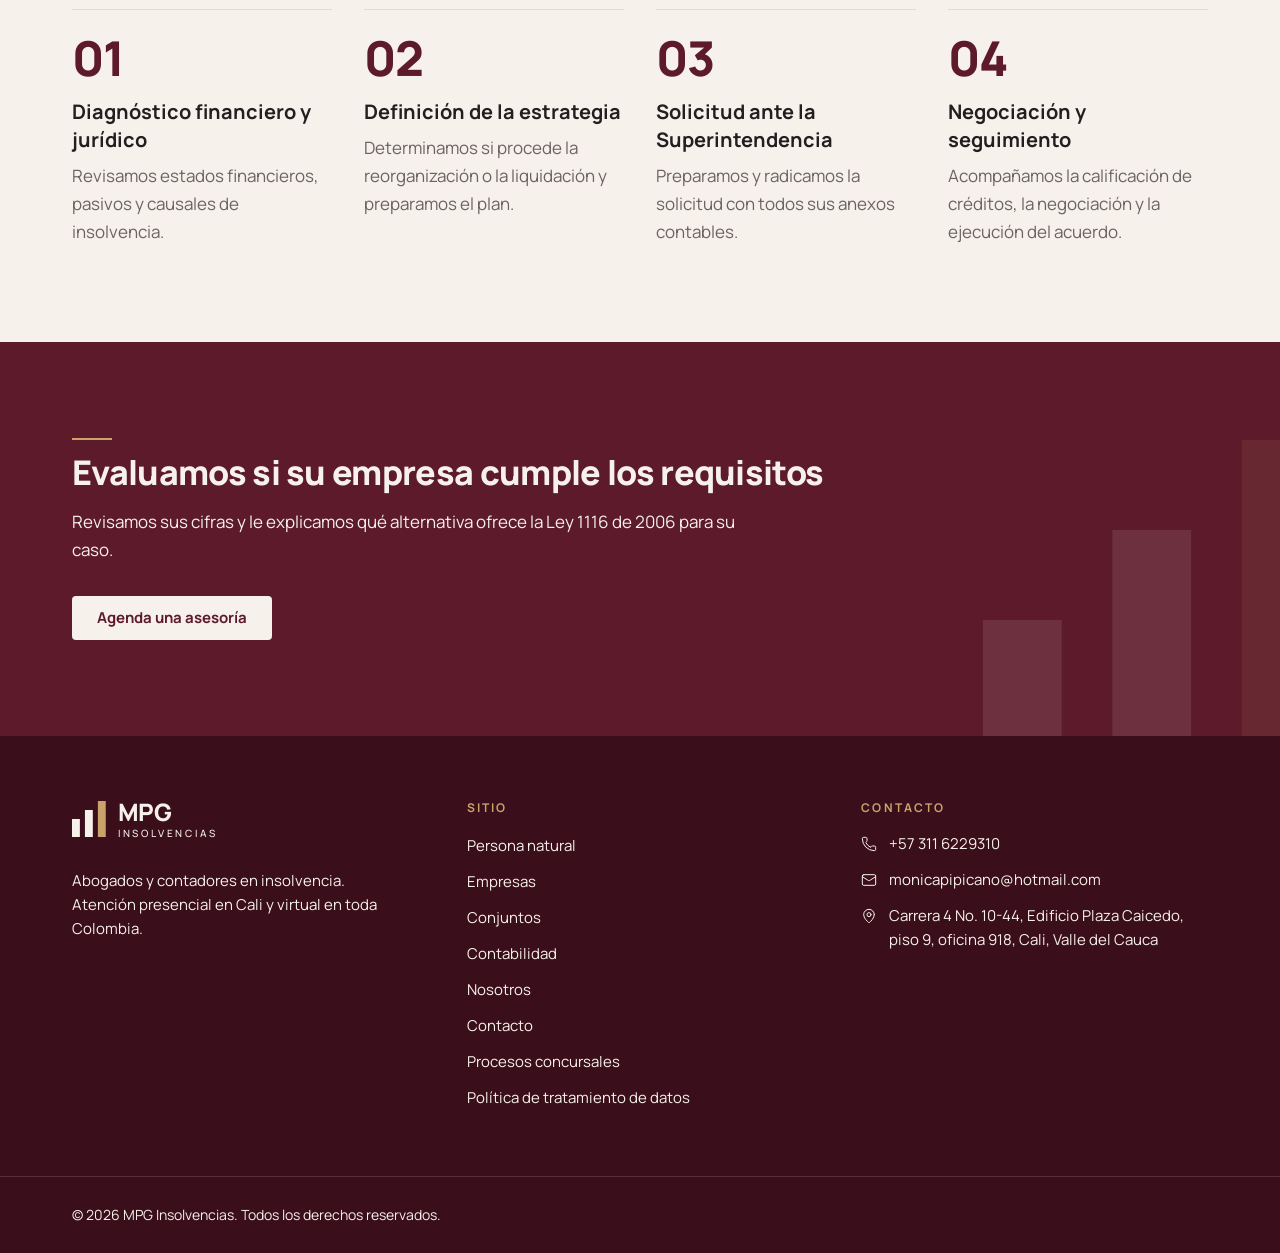
<file: insolvencia-empresarial.html>
<!doctype html>
<html lang="es-CO">
<head>
  <meta charset="utf-8">
  <meta name="viewport" content="width=device-width, initial-scale=1">
  <title>Insolvencia empresarial y reorganización en Cali | MPG Insolvencias</title>
  <meta name="description" content="Reorganización empresarial, liquidación judicial y planes de viabilidad bajo la Ley 1116 de 2006, con acompañamiento ante la Superintendencia de Sociedades.">
  <meta name="theme-color" content="#5C1A2B">
  <link rel="canonical" href="https://mpginsolvencias.com/insolvencia-empresarial.html">

  <!-- Open Graph / Twitter -->
  <meta property="og:type" content="website">
  <meta property="og:site_name" content="MPG Insolvencias">
  <meta property="og:locale" content="es_CO">
  <meta property="og:title" content="Insolvencia empresarial y reorganización en Cali | MPG Insolvencias">
  <meta property="og:description" content="Reorganización empresarial, liquidación judicial y planes de viabilidad bajo la Ley 1116 de 2006, con acompañamiento ante la Superintendencia de Sociedades.">
  <meta property="og:url" content="https://mpginsolvencias.com/insolvencia-empresarial.html">
  <meta name="twitter:card" content="summary_large_image">
  <meta name="twitter:title" content="Insolvencia empresarial y reorganización en Cali | MPG Insolvencias">
  <meta name="twitter:description" content="Reorganización empresarial, liquidación judicial y planes de viabilidad bajo la Ley 1116 de 2006, con acompañamiento ante la Superintendencia de Sociedades.">

  <!-- Recursos -->
  <link rel="icon" href="favicon.svg" type="image/svg+xml">
  <link rel="preconnect" href="https://fonts.googleapis.com">
  <link rel="preconnect" href="https://fonts.gstatic.com" crossorigin>
  <link rel="stylesheet" href="https://fonts.googleapis.com/css2?family=Manrope:wght@400;500;700;800&amp;display=swap">
  <link rel="stylesheet" href="assets/css/base.css">
  <link rel="stylesheet" href="assets/css/layout.css">
  <link rel="stylesheet" href="assets/css/components.css">

  <!-- Datos estructurados (SEO) -->
  <script type="application/ld+json">
    {
      "@context": "https://schema.org",
      "@type": [
        "LegalService",
        "AccountingService"
      ],
      "name": "MPG Insolvencias",
      "description": "Firma multidisciplinaria de abogados y contadores expertos en insolvencia de persona natural y empresarial, contabilidad y revisión fiscal.",
      "telephone": "+573116229310",
      "email": "monicapipicano@hotmail.com",
      "address": {
        "@type": "PostalAddress",
        "streetAddress": "Carrera 4 No. 10-44, Edificio Plaza Caicedo, piso 9, oficina 918",
        "addressLocality": "Cali",
        "addressRegion": "Valle del Cauca",
        "addressCountry": "CO"
      },
      "areaServed": [
        {
          "@type": "City",
          "name": "Cali"
        },
        {
          "@type": "AdministrativeArea",
          "name": "Valle del Cauca"
        },
        {
          "@type": "Country",
          "name": "Colombia"
        }
      ]
    }
  </script>
  <script type="application/ld+json">
    {
      "@context": "https://schema.org",
      "@type": "BreadcrumbList",
      "itemListElement": [
        {
          "@type": "ListItem",
          "position": 1,
          "name": "Inicio",
          "item": "https://mpginsolvencias.com/"
        },
        {
          "@type": "ListItem",
          "position": 2,
          "name": "Insolvencia empresarial",
          "item": "https://mpginsolvencias.com/insolvencia-empresarial.html"
        }
      ]
    }
  </script>
</head>
<body>
  <header class="site-header">
    <a class="skip-link" href="#contenido">Saltar al contenido</a>
    <div class="container site-header__inner">
      <a class="site-header__brand" href="index.html" aria-label="MPG Insolvencias, ir al inicio">
        <span class="logo" aria-label="MPG Insolvencias">
          <svg class="logo__mark" viewBox="0 0 30 32" aria-hidden="true" focusable="false">
            <rect x="0" y="16" width="7" height="16" fill="#5C1A2B"/>
            <rect x="11.5" y="8" width="7" height="24" fill="#5C1A2B"/>
            <rect x="23" y="0" width="7" height="32" fill="#B08D57"/>
          </svg>
          <span class="logo__text" aria-hidden="true">
            <span class="logo__name">MPG</span>
            <span class="logo__tagline">INSOLVENCIAS</span>
          </span>
        </span>
      </a>
      <nav class="nav" aria-label="Principal">
        <ul class="nav__list">
        <li><a class="nav__link" href="insolvencia-persona-natural.html">Persona natural</a></li>
        <li><a class="nav__link nav__link--active" href="insolvencia-empresarial.html" aria-current="page">Empresas</a></li>
        <li><a class="nav__link" href="contabilidad-conjuntos-residenciales.html">Conjuntos</a></li>
        <li><a class="nav__link" href="contabilidad-revision-fiscal.html">Contabilidad</a></li>
        <li><a class="nav__link" href="nosotros.html">Nosotros</a></li>
        <li><a class="nav__link" href="contacto.html">Contacto</a></li>
        </ul>
      </nav>
      <div class="site-header__actions">
        <a class="btn btn--primary site-header__cta" href="contacto.html">Agenda una asesoría</a>
        <button class="menu-toggle" type="button" aria-expanded="false" aria-controls="menu-movil" aria-label="Abrir menú">
          <svg class="icon icon--lg" viewBox="0 0 24 24" fill="none" stroke="currentColor" stroke-width="1.5" stroke-linecap="round" stroke-linejoin="round" aria-hidden="true" focusable="false">
            <path d="M4 5h16"/>
            <path d="M4 12h16"/>
            <path d="M4 19h16"/>
          </svg>
        </button>
      </div>
    </div>
    <nav class="mobile-menu" id="menu-movil" aria-label="Menú móvil" hidden>
      <ul class="container mobile-menu__list">
        <li><a class="mobile-menu__link" href="insolvencia-persona-natural.html">Persona natural</a></li>
        <li><a class="mobile-menu__link mobile-menu__link--active" href="insolvencia-empresarial.html">Empresas</a></li>
        <li><a class="mobile-menu__link" href="contabilidad-conjuntos-residenciales.html">Conjuntos</a></li>
        <li><a class="mobile-menu__link" href="contabilidad-revision-fiscal.html">Contabilidad</a></li>
        <li><a class="mobile-menu__link" href="nosotros.html">Nosotros</a></li>
        <li><a class="mobile-menu__link" href="contacto.html">Contacto</a></li>
        <li><a class="btn btn--primary mobile-menu__cta" href="contacto.html">Agenda una asesoría</a></li>
      </ul>
    </nav>
  </header>

  <main id="contenido">
    <section class="page-hero">
      <div class="container">
        <div class="section-heading">
          <span class="accent-bar" aria-hidden="true"></span>
          <p class="label section-heading__label">EMPRESAS</p>
          <h1 class="section-heading__title">Insolvencia empresarial y reorganización</h1>
          <div class="section-heading__text">
            <p>La Ley 1116 de 2006 establece el procedimiento por el cual empresas y personas naturales comerciantes pueden pagar las deudas acumuladas con sus acreedores y proteger su establecimiento como fuente de ingresos y empleo.</p>
            <p>Analizamos las cifras de su empresa y definimos la ruta jurídica que corresponde.</p>
          </div>
        </div>
        <div class="page-hero__actions">
          <a class="btn btn--primary" href="contacto.html">Agenda una asesoría</a>
        </div>
      </div>
    </section>

    <section class="section section--surface">
      <div class="container">
        <div class="section-heading">
          <span class="accent-bar" aria-hidden="true"></span>
          <p class="label section-heading__label">SERVICIOS</p>
          <h2 class="section-heading__title">Qué hacemos por su empresa</h2>
        </div>
        <ul class="card-grid">
          <li class="card">
            <h3 class="card__title">Reorganización empresarial</h3>
            <p class="card__text">Mantener la operación mientras se reestructuran las obligaciones mediante un acuerdo con los acreedores.</p>
          </li>
          <li class="card">
            <h3 class="card__title">Liquidación judicial</h3>
            <p class="card__text">Proceso ordenado de realización de activos para pagar a los acreedores según la prelación legal, cuando la empresa no es viable.</p>
          </li>
          <li class="card">
            <h3 class="card__title">Planes de viabilidad y flujo de caja</h3>
            <p class="card__text">Proyecciones financieras que sustentan la propuesta de pago y demuestran la capacidad de la empresa.</p>
          </li>
          <li class="card">
            <h3 class="card__title">Acompañamiento ante la Superintendencia de Sociedades</h3>
            <p class="card__text">Radicación, seguimiento y representación en las etapas del proceso concursal.</p>
          </li>
        </ul>
      </div>
    </section>

    <section class="section">
      <div class="container">
        <div class="section-heading">
          <span class="accent-bar" aria-hidden="true"></span>
          <p class="label section-heading__label">CÓMO TRABAJAMOS</p>
          <h2 class="section-heading__title">Del diagnóstico a la confirmación del acuerdo</h2>
        </div>
        <ol class="steps">
          <li class="steps__item">
            <span class="steps__number" aria-hidden="true">01</span>
            <h3 class="steps__title">Diagnóstico financiero y jurídico</h3>
            <p class="steps__text">Revisamos estados financieros, pasivos y causales de insolvencia.</p>
          </li>
          <li class="steps__item">
            <span class="steps__number" aria-hidden="true">02</span>
            <h3 class="steps__title">Definición de la estrategia</h3>
            <p class="steps__text">Determinamos si procede la reorganización o la liquidación y preparamos el plan.</p>
          </li>
          <li class="steps__item">
            <span class="steps__number" aria-hidden="true">03</span>
            <h3 class="steps__title">Solicitud ante la Superintendencia</h3>
            <p class="steps__text">Preparamos y radicamos la solicitud con todos sus anexos contables.</p>
          </li>
          <li class="steps__item">
            <span class="steps__number" aria-hidden="true">04</span>
            <h3 class="steps__title">Negociación y seguimiento</h3>
            <p class="steps__text">Acompañamos la calificación de créditos, la negociación y la ejecución del acuerdo.</p>
          </li>
        </ol>
      </div>
    </section>

    <section class="cta">
      <svg class="cta__watermark" viewBox="0 0 30 32" aria-hidden="true" focusable="false">
        <rect x="0" y="16" width="7" height="16" fill="#F6F1EA"/>
        <rect x="11.5" y="8" width="7" height="24" fill="#F6F1EA"/>
        <rect x="23" y="0" width="7" height="32" fill="#C9A36A"/>
      </svg>
      <div class="container cta__inner">
        <div class="section-heading section-heading--dark">
          <span class="accent-bar" aria-hidden="true"></span>
          <h2 class="section-heading__title">Evaluamos si su empresa cumple los requisitos</h2>
          <div class="section-heading__text">
            <p>Revisamos sus cifras y le explicamos qué alternativa ofrece la Ley 1116 de 2006 para su caso.</p>
          </div>
        </div>
        <a class="btn btn--on-dark" href="contacto.html">Agenda una asesoría</a>
      </div>
    </section>
  </main>

  <footer class="site-footer">
    <div class="container site-footer__grid">
      <div>
        <span class="logo logo--negative" aria-label="MPG Insolvencias">
          <svg class="logo__mark" viewBox="0 0 30 32" aria-hidden="true" focusable="false">
            <rect x="0" y="16" width="7" height="16" fill="#F6F1EA"/>
            <rect x="11.5" y="8" width="7" height="24" fill="#F6F1EA"/>
            <rect x="23" y="0" width="7" height="32" fill="#C9A36A"/>
          </svg>
          <span class="logo__text" aria-hidden="true">
            <span class="logo__name">MPG</span>
            <span class="logo__tagline">INSOLVENCIAS</span>
          </span>
        </span>
        <p class="site-footer__about">Abogados y contadores en insolvencia. Atención presencial en Cali y virtual en toda Colombia.</p>
      </div>
      <nav aria-label="Pie de página">
        <p class="label label--on-dark">Sitio</p>
        <ul class="site-footer__list">
          <li><a href="insolvencia-persona-natural.html">Persona natural</a></li>
          <li><a href="insolvencia-empresarial.html">Empresas</a></li>
          <li><a href="contabilidad-conjuntos-residenciales.html">Conjuntos</a></li>
          <li><a href="contabilidad-revision-fiscal.html">Contabilidad</a></li>
          <li><a href="nosotros.html">Nosotros</a></li>
          <li><a href="contacto.html">Contacto</a></li>
          <li><a href="procesos.html">Procesos concursales</a></li>
          <li><a href="politica-de-datos.html">Política de tratamiento de datos</a></li>
        </ul>
      </nav>
      <div>
        <p class="label label--on-dark">Contacto</p>
        <ul class="site-footer__list site-footer__list--contact">
          <li>
            <svg class="icon icon--sm" viewBox="0 0 24 24" fill="none" stroke="currentColor" stroke-width="1.5" stroke-linecap="round" stroke-linejoin="round" aria-hidden="true" focusable="false">
              <path d="M13.832 16.568a1 1 0 0 0 1.213-.303l.355-.465A2 2 0 0 1 17 15h3a2 2 0 0 1 2 2v3a2 2 0 0 1-2 2A18 18 0 0 1 2 4a2 2 0 0 1 2-2h3a2 2 0 0 1 2 2v3a2 2 0 0 1-.8 1.6l-.468.351a1 1 0 0 0-.292 1.233 14 14 0 0 0 6.392 6.384"/>
            </svg>
            <a href="tel:+573116229310">+57 311 6229310</a>
          </li>
          <li>
            <svg class="icon icon--sm" viewBox="0 0 24 24" fill="none" stroke="currentColor" stroke-width="1.5" stroke-linecap="round" stroke-linejoin="round" aria-hidden="true" focusable="false">
              <path d="m22 7-8.991 5.727a2 2 0 0 1-2.009 0L2 7"/>
              <rect x="2" y="4" width="20" height="16" rx="2"/>
            </svg>
            <a class="break-all" href="mailto:monicapipicano@hotmail.com">monicapipicano@hotmail.com</a>
          </li>
          <li>
            <svg class="icon icon--sm" viewBox="0 0 24 24" fill="none" stroke="currentColor" stroke-width="1.5" stroke-linecap="round" stroke-linejoin="round" aria-hidden="true" focusable="false">
              <path d="M20 10c0 4.993-5.539 10.193-7.399 11.799a1 1 0 0 1-1.202 0C9.539 20.193 4 14.993 4 10a8 8 0 0 1 16 0"/>
              <circle cx="12" cy="10" r="3"/>
            </svg>
            <span>Carrera 4 No. 10-44, Edificio Plaza Caicedo, piso 9, oficina 918, Cali, Valle del Cauca</span>
          </li>
        </ul>
      </div>
    </div>
    <div class="site-footer__legal">
      <p class="container">© 2026 MPG Insolvencias. Todos los derechos reservados.</p>
    </div>
  </footer>

  <a class="whatsapp-fab" href="https://wa.me/573116229310?text=Hola%2C%20quisiera%20informaci%C3%B3n%20sobre%20una%20asesor%C3%ADa%20con%20MPG%20Insolvencias."
     target="_blank" rel="noopener noreferrer" aria-label="Escribir por WhatsApp (abre en una pestaña nueva)">
    <svg class="icon icon--lg" viewBox="0 0 24 24" fill="none" stroke="currentColor" stroke-width="1.5" stroke-linecap="round" stroke-linejoin="round" aria-hidden="true" focusable="false">
      <path d="M2.992 16.342a2 2 0 0 1 .094 1.167l-1.065 3.29a1 1 0 0 0 1.236 1.168l3.413-.998a2 2 0 0 1 1.099.092 10 10 0 1 0-4.777-4.719"/>
    </svg>
  </a>

  <script src="assets/js/menu.js" defer></script>
</body>
</html>
</file>
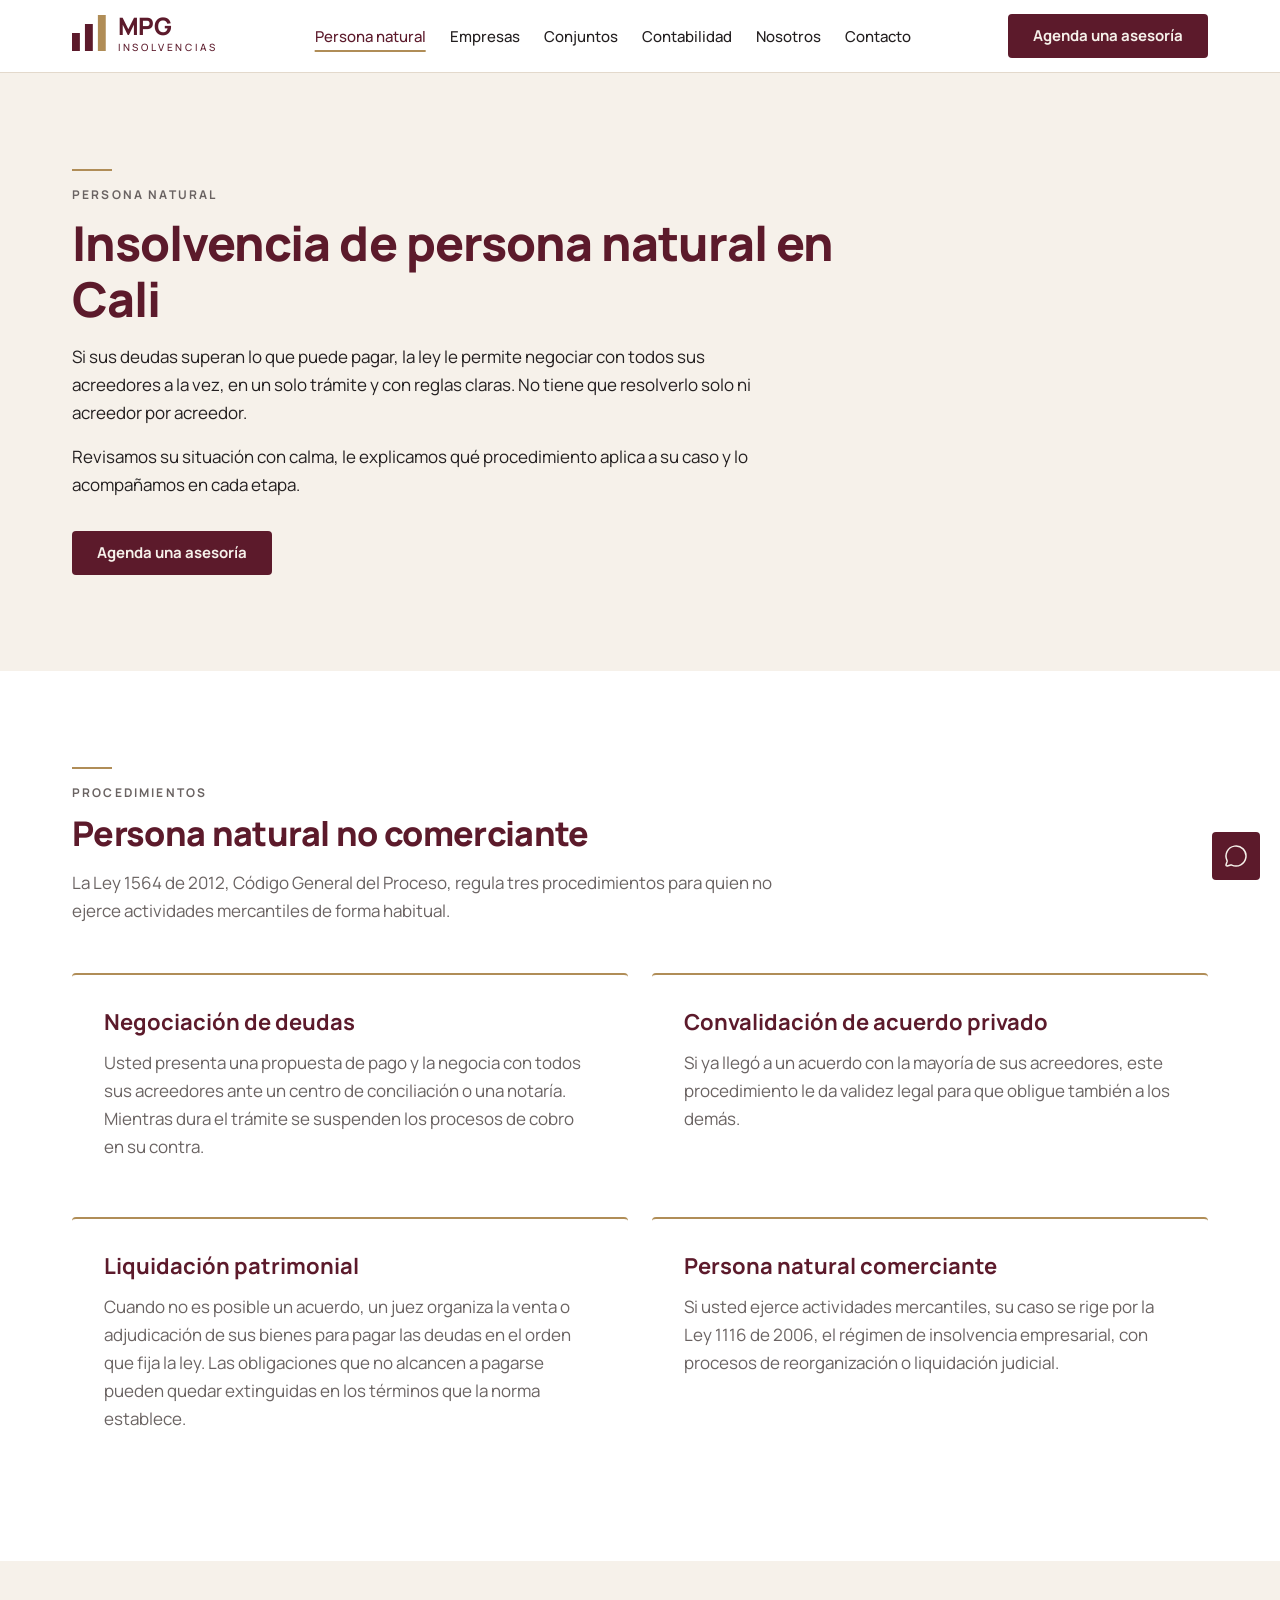
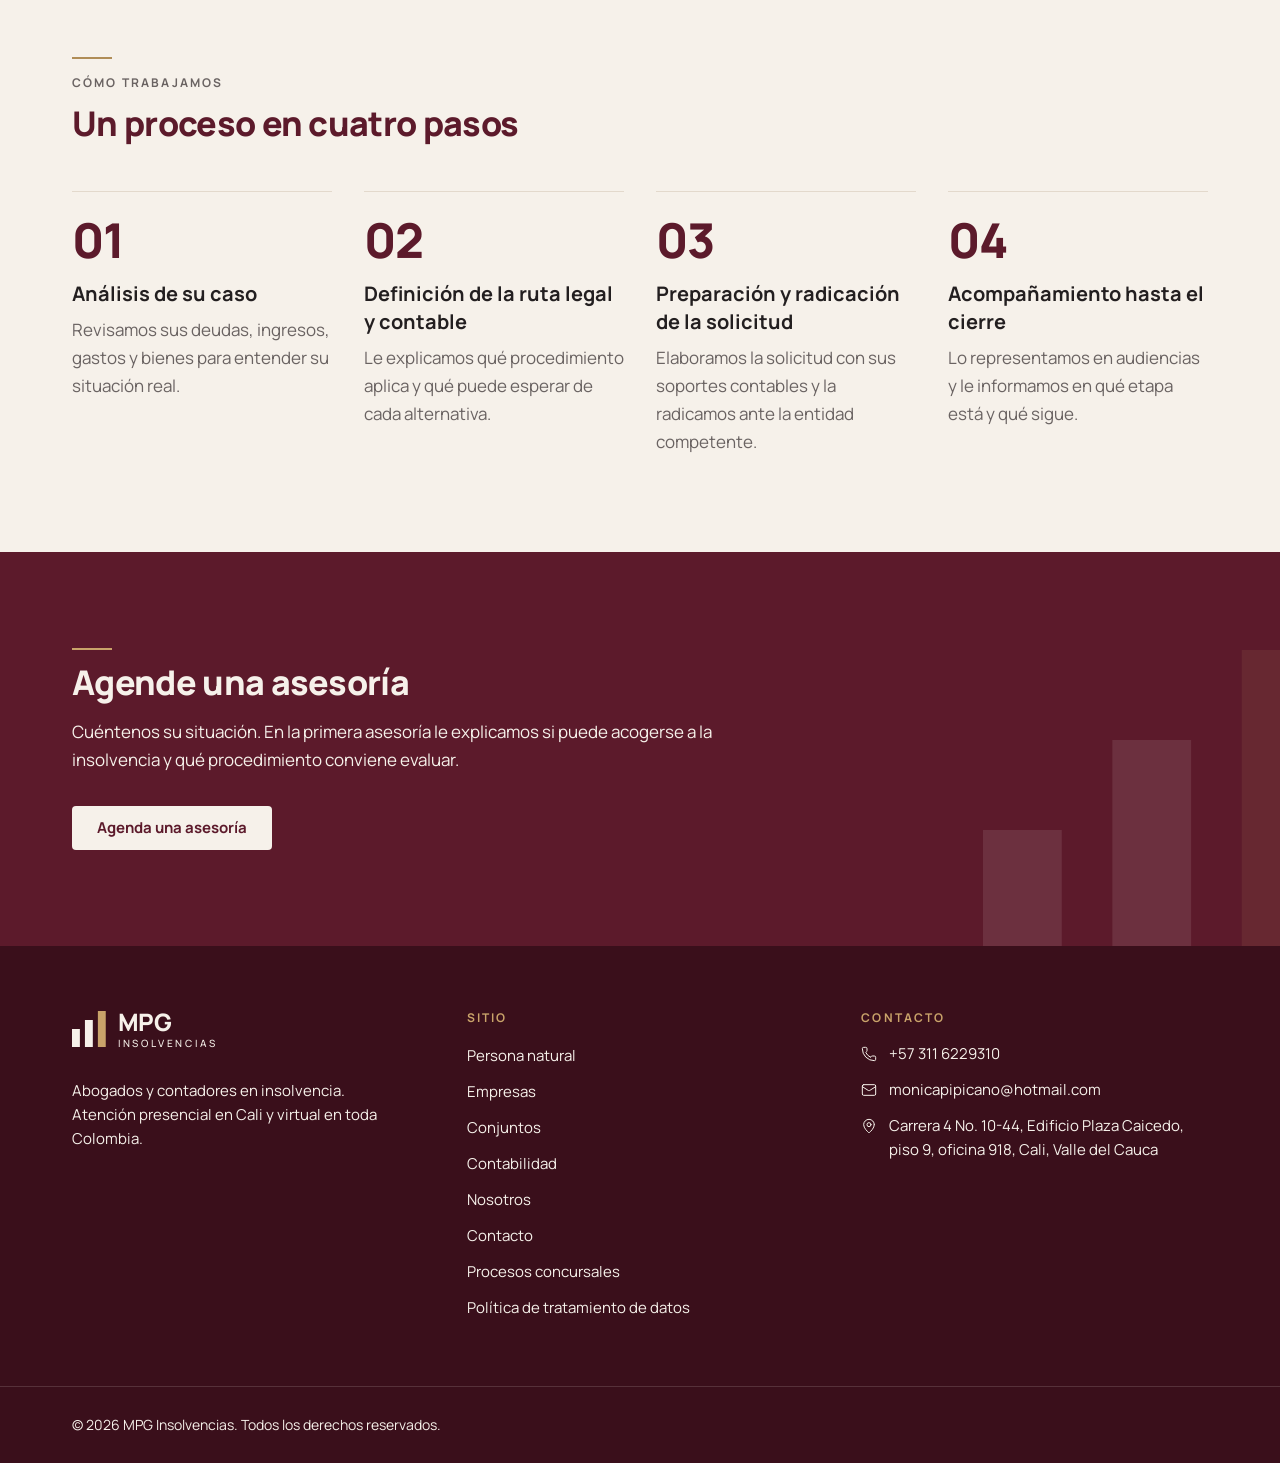
<file: insolvencia-persona-natural.html>
<!doctype html>
<html lang="es-CO">
<head>
  <meta charset="utf-8">
  <meta name="viewport" content="width=device-width, initial-scale=1">
  <title>Insolvencia de persona natural en Cali | MPG Insolvencias</title>
  <meta name="description" content="Negociación de deudas, convalidación de acuerdo privado y liquidación patrimonial según la Ley 1564 de 2012. Asesoría en Cali y virtual.">
  <meta name="theme-color" content="#5C1A2B">
  <link rel="canonical" href="https://mpginsolvencias.com/insolvencia-persona-natural.html">

  <!-- Open Graph / Twitter -->
  <meta property="og:type" content="website">
  <meta property="og:site_name" content="MPG Insolvencias">
  <meta property="og:locale" content="es_CO">
  <meta property="og:title" content="Insolvencia de persona natural en Cali | MPG Insolvencias">
  <meta property="og:description" content="Negociación de deudas, convalidación de acuerdo privado y liquidación patrimonial según la Ley 1564 de 2012. Asesoría en Cali y virtual.">
  <meta property="og:url" content="https://mpginsolvencias.com/insolvencia-persona-natural.html">
  <meta name="twitter:card" content="summary_large_image">
  <meta name="twitter:title" content="Insolvencia de persona natural en Cali | MPG Insolvencias">
  <meta name="twitter:description" content="Negociación de deudas, convalidación de acuerdo privado y liquidación patrimonial según la Ley 1564 de 2012. Asesoría en Cali y virtual.">

  <!-- Recursos -->
  <link rel="icon" href="favicon.svg" type="image/svg+xml">
  <link rel="preconnect" href="https://fonts.googleapis.com">
  <link rel="preconnect" href="https://fonts.gstatic.com" crossorigin>
  <link rel="stylesheet" href="https://fonts.googleapis.com/css2?family=Manrope:wght@400;500;700;800&amp;display=swap">
  <link rel="stylesheet" href="assets/css/base.css">
  <link rel="stylesheet" href="assets/css/layout.css">
  <link rel="stylesheet" href="assets/css/components.css">

  <!-- Datos estructurados (SEO) -->
  <script type="application/ld+json">
    {
      "@context": "https://schema.org",
      "@type": [
        "LegalService",
        "AccountingService"
      ],
      "name": "MPG Insolvencias",
      "description": "Firma multidisciplinaria de abogados y contadores expertos en insolvencia de persona natural y empresarial, contabilidad y revisión fiscal.",
      "telephone": "+573116229310",
      "email": "monicapipicano@hotmail.com",
      "address": {
        "@type": "PostalAddress",
        "streetAddress": "Carrera 4 No. 10-44, Edificio Plaza Caicedo, piso 9, oficina 918",
        "addressLocality": "Cali",
        "addressRegion": "Valle del Cauca",
        "addressCountry": "CO"
      },
      "areaServed": [
        {
          "@type": "City",
          "name": "Cali"
        },
        {
          "@type": "AdministrativeArea",
          "name": "Valle del Cauca"
        },
        {
          "@type": "Country",
          "name": "Colombia"
        }
      ]
    }
  </script>
  <script type="application/ld+json">
    {
      "@context": "https://schema.org",
      "@type": "BreadcrumbList",
      "itemListElement": [
        {
          "@type": "ListItem",
          "position": 1,
          "name": "Inicio",
          "item": "https://mpginsolvencias.com/"
        },
        {
          "@type": "ListItem",
          "position": 2,
          "name": "Insolvencia de persona natural",
          "item": "https://mpginsolvencias.com/insolvencia-persona-natural.html"
        }
      ]
    }
  </script>
</head>
<body>
  <header class="site-header">
    <a class="skip-link" href="#contenido">Saltar al contenido</a>
    <div class="container site-header__inner">
      <a class="site-header__brand" href="index.html" aria-label="MPG Insolvencias, ir al inicio">
        <span class="logo" aria-label="MPG Insolvencias">
          <svg class="logo__mark" viewBox="0 0 30 32" aria-hidden="true" focusable="false">
            <rect x="0" y="16" width="7" height="16" fill="#5C1A2B"/>
            <rect x="11.5" y="8" width="7" height="24" fill="#5C1A2B"/>
            <rect x="23" y="0" width="7" height="32" fill="#B08D57"/>
          </svg>
          <span class="logo__text" aria-hidden="true">
            <span class="logo__name">MPG</span>
            <span class="logo__tagline">INSOLVENCIAS</span>
          </span>
        </span>
      </a>
      <nav class="nav" aria-label="Principal">
        <ul class="nav__list">
        <li><a class="nav__link nav__link--active" href="insolvencia-persona-natural.html" aria-current="page">Persona natural</a></li>
        <li><a class="nav__link" href="insolvencia-empresarial.html">Empresas</a></li>
        <li><a class="nav__link" href="contabilidad-conjuntos-residenciales.html">Conjuntos</a></li>
        <li><a class="nav__link" href="contabilidad-revision-fiscal.html">Contabilidad</a></li>
        <li><a class="nav__link" href="nosotros.html">Nosotros</a></li>
        <li><a class="nav__link" href="contacto.html">Contacto</a></li>
        </ul>
      </nav>
      <div class="site-header__actions">
        <a class="btn btn--primary site-header__cta" href="contacto.html">Agenda una asesoría</a>
        <button class="menu-toggle" type="button" aria-expanded="false" aria-controls="menu-movil" aria-label="Abrir menú">
          <svg class="icon icon--lg" viewBox="0 0 24 24" fill="none" stroke="currentColor" stroke-width="1.5" stroke-linecap="round" stroke-linejoin="round" aria-hidden="true" focusable="false">
            <path d="M4 5h16"/>
            <path d="M4 12h16"/>
            <path d="M4 19h16"/>
          </svg>
        </button>
      </div>
    </div>
    <nav class="mobile-menu" id="menu-movil" aria-label="Menú móvil" hidden>
      <ul class="container mobile-menu__list">
        <li><a class="mobile-menu__link mobile-menu__link--active" href="insolvencia-persona-natural.html">Persona natural</a></li>
        <li><a class="mobile-menu__link" href="insolvencia-empresarial.html">Empresas</a></li>
        <li><a class="mobile-menu__link" href="contabilidad-conjuntos-residenciales.html">Conjuntos</a></li>
        <li><a class="mobile-menu__link" href="contabilidad-revision-fiscal.html">Contabilidad</a></li>
        <li><a class="mobile-menu__link" href="nosotros.html">Nosotros</a></li>
        <li><a class="mobile-menu__link" href="contacto.html">Contacto</a></li>
        <li><a class="btn btn--primary mobile-menu__cta" href="contacto.html">Agenda una asesoría</a></li>
      </ul>
    </nav>
  </header>

  <main id="contenido">
    <section class="page-hero">
      <div class="container">
        <div class="section-heading">
          <span class="accent-bar" aria-hidden="true"></span>
          <p class="label section-heading__label">PERSONA NATURAL</p>
          <h1 class="section-heading__title">Insolvencia de persona natural en Cali</h1>
          <div class="section-heading__text">
            <p>Si sus deudas superan lo que puede pagar, la ley le permite negociar con todos sus acreedores a la vez, en un solo trámite y con reglas claras. No tiene que resolverlo solo ni acreedor por acreedor.</p>
            <p>Revisamos su situación con calma, le explicamos qué procedimiento aplica a su caso y lo acompañamos en cada etapa.</p>
          </div>
        </div>
        <div class="page-hero__actions">
          <a class="btn btn--primary" href="contacto.html">Agenda una asesoría</a>
        </div>
      </div>
    </section>

    <section class="section section--surface">
      <div class="container">
        <div class="section-heading">
          <span class="accent-bar" aria-hidden="true"></span>
          <p class="label section-heading__label">PROCEDIMIENTOS</p>
          <h2 class="section-heading__title">Persona natural no comerciante</h2>
          <div class="section-heading__text">
            <p>La Ley 1564 de 2012, Código General del Proceso, regula tres procedimientos para quien no ejerce actividades mercantiles de forma habitual.</p>
          </div>
        </div>
        <ul class="card-grid">
          <li class="card">
            <h3 class="card__title">Negociación de deudas</h3>
            <p class="card__text">Usted presenta una propuesta de pago y la negocia con todos sus acreedores ante un centro de conciliación o una notaría. Mientras dura el trámite se suspenden los procesos de cobro en su contra.</p>
          </li>
          <li class="card">
            <h3 class="card__title">Convalidación de acuerdo privado</h3>
            <p class="card__text">Si ya llegó a un acuerdo con la mayoría de sus acreedores, este procedimiento le da validez legal para que obligue también a los demás.</p>
          </li>
          <li class="card">
            <h3 class="card__title">Liquidación patrimonial</h3>
            <p class="card__text">Cuando no es posible un acuerdo, un juez organiza la venta o adjudicación de sus bienes para pagar las deudas en el orden que fija la ley. Las obligaciones que no alcancen a pagarse pueden quedar extinguidas en los términos que la norma establece.</p>
          </li>
          <li class="card">
            <h3 class="card__title">Persona natural comerciante</h3>
            <p class="card__text">Si usted ejerce actividades mercantiles, su caso se rige por la Ley 1116 de 2006, el régimen de insolvencia empresarial, con procesos de reorganización o liquidación judicial.</p>
          </li>
        </ul>
      </div>
    </section>

    <section class="section">
      <div class="container">
        <div class="section-heading">
          <span class="accent-bar" aria-hidden="true"></span>
          <p class="label section-heading__label">CÓMO TRABAJAMOS</p>
          <h2 class="section-heading__title">Un proceso en cuatro pasos</h2>
        </div>
        <ol class="steps">
          <li class="steps__item">
            <span class="steps__number" aria-hidden="true">01</span>
            <h3 class="steps__title">Análisis de su caso</h3>
            <p class="steps__text">Revisamos sus deudas, ingresos, gastos y bienes para entender su situación real.</p>
          </li>
          <li class="steps__item">
            <span class="steps__number" aria-hidden="true">02</span>
            <h3 class="steps__title">Definición de la ruta legal y contable</h3>
            <p class="steps__text">Le explicamos qué procedimiento aplica y qué puede esperar de cada alternativa.</p>
          </li>
          <li class="steps__item">
            <span class="steps__number" aria-hidden="true">03</span>
            <h3 class="steps__title">Preparación y radicación de la solicitud</h3>
            <p class="steps__text">Elaboramos la solicitud con sus soportes contables y la radicamos ante la entidad competente.</p>
          </li>
          <li class="steps__item">
            <span class="steps__number" aria-hidden="true">04</span>
            <h3 class="steps__title">Acompañamiento hasta el cierre</h3>
            <p class="steps__text">Lo representamos en audiencias y le informamos en qué etapa está y qué sigue.</p>
          </li>
        </ol>
      </div>
    </section>

    <section class="cta">
      <svg class="cta__watermark" viewBox="0 0 30 32" aria-hidden="true" focusable="false">
        <rect x="0" y="16" width="7" height="16" fill="#F6F1EA"/>
        <rect x="11.5" y="8" width="7" height="24" fill="#F6F1EA"/>
        <rect x="23" y="0" width="7" height="32" fill="#C9A36A"/>
      </svg>
      <div class="container cta__inner">
        <div class="section-heading section-heading--dark">
          <span class="accent-bar" aria-hidden="true"></span>
          <h2 class="section-heading__title">Agende una asesoría</h2>
          <div class="section-heading__text">
            <p>Cuéntenos su situación. En la primera asesoría le explicamos si puede acogerse a la insolvencia y qué procedimiento conviene evaluar.</p>
          </div>
        </div>
        <a class="btn btn--on-dark" href="contacto.html">Agenda una asesoría</a>
      </div>
    </section>
  </main>

  <footer class="site-footer">
    <div class="container site-footer__grid">
      <div>
        <span class="logo logo--negative" aria-label="MPG Insolvencias">
          <svg class="logo__mark" viewBox="0 0 30 32" aria-hidden="true" focusable="false">
            <rect x="0" y="16" width="7" height="16" fill="#F6F1EA"/>
            <rect x="11.5" y="8" width="7" height="24" fill="#F6F1EA"/>
            <rect x="23" y="0" width="7" height="32" fill="#C9A36A"/>
          </svg>
          <span class="logo__text" aria-hidden="true">
            <span class="logo__name">MPG</span>
            <span class="logo__tagline">INSOLVENCIAS</span>
          </span>
        </span>
        <p class="site-footer__about">Abogados y contadores en insolvencia. Atención presencial en Cali y virtual en toda Colombia.</p>
      </div>
      <nav aria-label="Pie de página">
        <p class="label label--on-dark">Sitio</p>
        <ul class="site-footer__list">
          <li><a href="insolvencia-persona-natural.html">Persona natural</a></li>
          <li><a href="insolvencia-empresarial.html">Empresas</a></li>
          <li><a href="contabilidad-conjuntos-residenciales.html">Conjuntos</a></li>
          <li><a href="contabilidad-revision-fiscal.html">Contabilidad</a></li>
          <li><a href="nosotros.html">Nosotros</a></li>
          <li><a href="contacto.html">Contacto</a></li>
          <li><a href="procesos.html">Procesos concursales</a></li>
          <li><a href="politica-de-datos.html">Política de tratamiento de datos</a></li>
        </ul>
      </nav>
      <div>
        <p class="label label--on-dark">Contacto</p>
        <ul class="site-footer__list site-footer__list--contact">
          <li>
            <svg class="icon icon--sm" viewBox="0 0 24 24" fill="none" stroke="currentColor" stroke-width="1.5" stroke-linecap="round" stroke-linejoin="round" aria-hidden="true" focusable="false">
              <path d="M13.832 16.568a1 1 0 0 0 1.213-.303l.355-.465A2 2 0 0 1 17 15h3a2 2 0 0 1 2 2v3a2 2 0 0 1-2 2A18 18 0 0 1 2 4a2 2 0 0 1 2-2h3a2 2 0 0 1 2 2v3a2 2 0 0 1-.8 1.6l-.468.351a1 1 0 0 0-.292 1.233 14 14 0 0 0 6.392 6.384"/>
            </svg>
            <a href="tel:+573116229310">+57 311 6229310</a>
          </li>
          <li>
            <svg class="icon icon--sm" viewBox="0 0 24 24" fill="none" stroke="currentColor" stroke-width="1.5" stroke-linecap="round" stroke-linejoin="round" aria-hidden="true" focusable="false">
              <path d="m22 7-8.991 5.727a2 2 0 0 1-2.009 0L2 7"/>
              <rect x="2" y="4" width="20" height="16" rx="2"/>
            </svg>
            <a class="break-all" href="mailto:monicapipicano@hotmail.com">monicapipicano@hotmail.com</a>
          </li>
          <li>
            <svg class="icon icon--sm" viewBox="0 0 24 24" fill="none" stroke="currentColor" stroke-width="1.5" stroke-linecap="round" stroke-linejoin="round" aria-hidden="true" focusable="false">
              <path d="M20 10c0 4.993-5.539 10.193-7.399 11.799a1 1 0 0 1-1.202 0C9.539 20.193 4 14.993 4 10a8 8 0 0 1 16 0"/>
              <circle cx="12" cy="10" r="3"/>
            </svg>
            <span>Carrera 4 No. 10-44, Edificio Plaza Caicedo, piso 9, oficina 918, Cali, Valle del Cauca</span>
          </li>
        </ul>
      </div>
    </div>
    <div class="site-footer__legal">
      <p class="container">© 2026 MPG Insolvencias. Todos los derechos reservados.</p>
    </div>
  </footer>

  <a class="whatsapp-fab" href="https://wa.me/573116229310?text=Hola%2C%20quisiera%20informaci%C3%B3n%20sobre%20una%20asesor%C3%ADa%20con%20MPG%20Insolvencias."
     target="_blank" rel="noopener noreferrer" aria-label="Escribir por WhatsApp (abre en una pestaña nueva)">
    <svg class="icon icon--lg" viewBox="0 0 24 24" fill="none" stroke="currentColor" stroke-width="1.5" stroke-linecap="round" stroke-linejoin="round" aria-hidden="true" focusable="false">
      <path d="M2.992 16.342a2 2 0 0 1 .094 1.167l-1.065 3.29a1 1 0 0 0 1.236 1.168l3.413-.998a2 2 0 0 1 1.099.092 10 10 0 1 0-4.777-4.719"/>
    </svg>
  </a>

  <script src="assets/js/menu.js" defer></script>
</body>
</html>
</file>
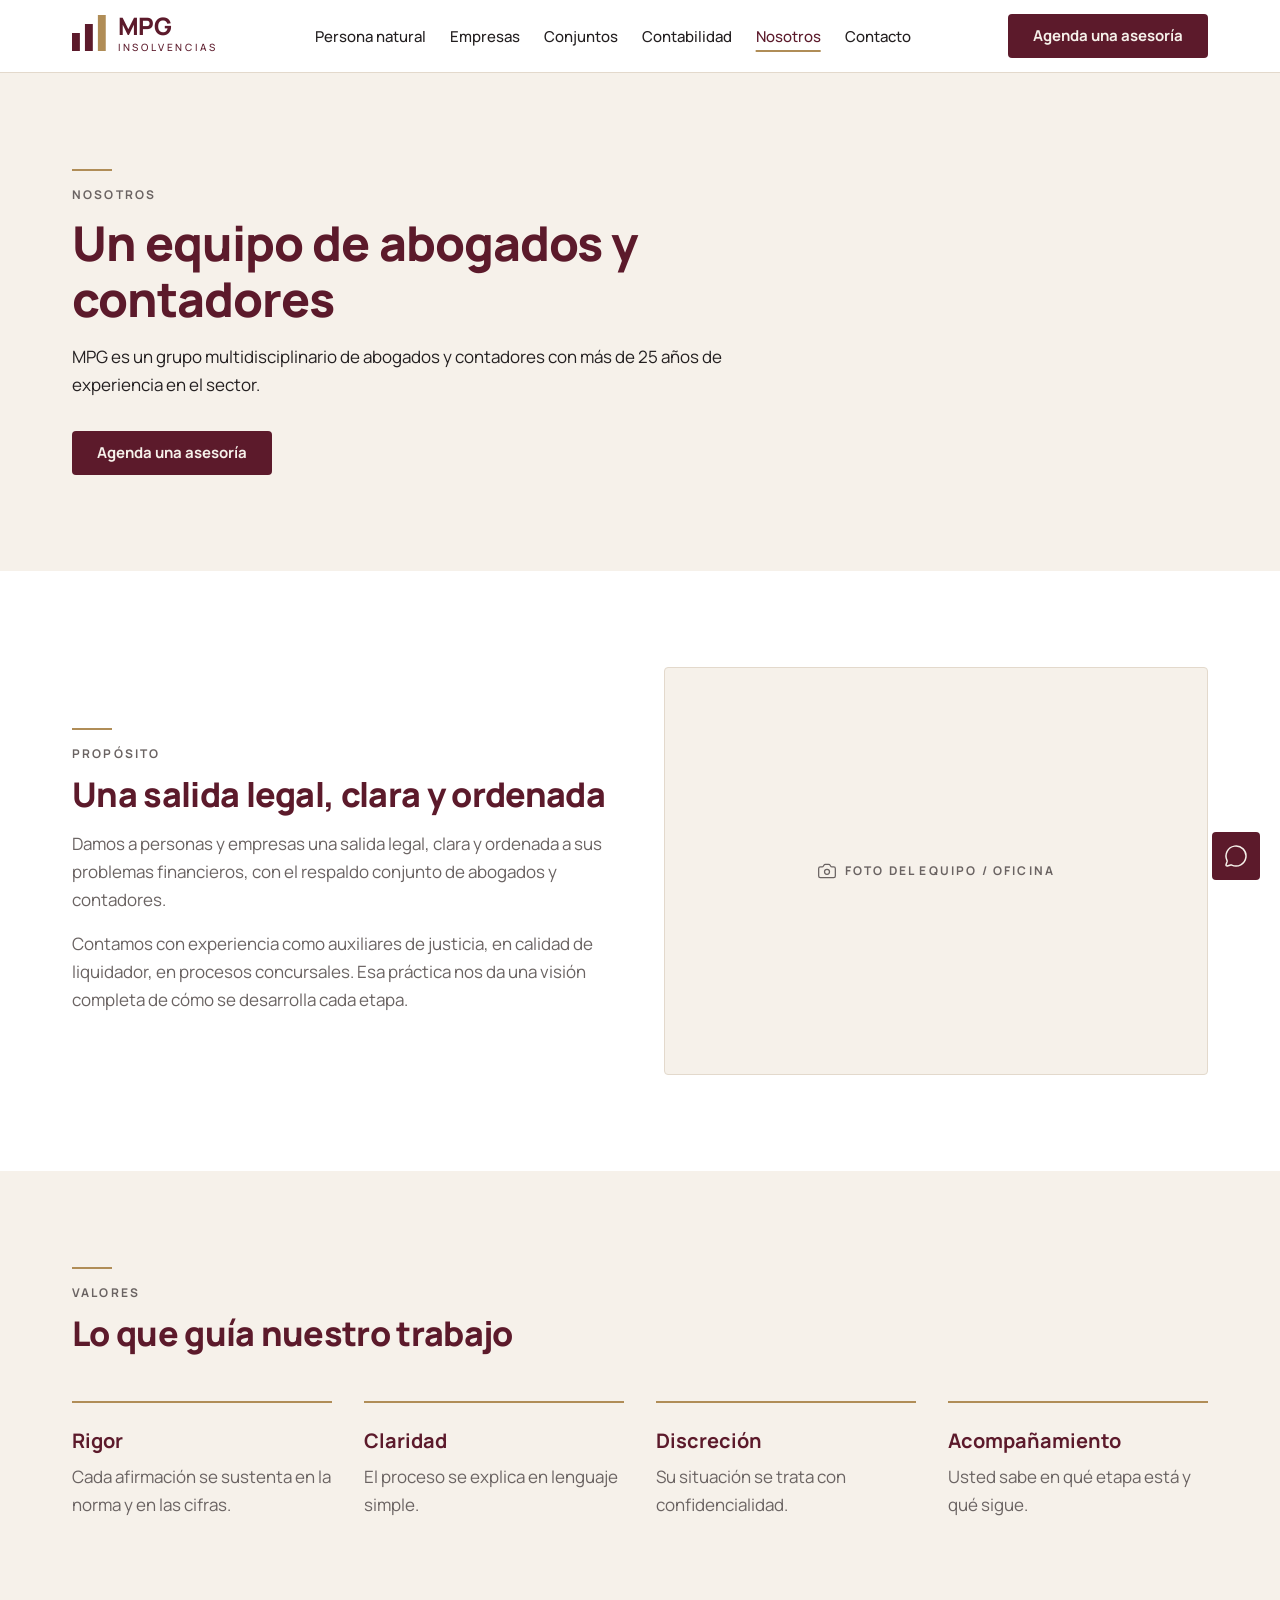
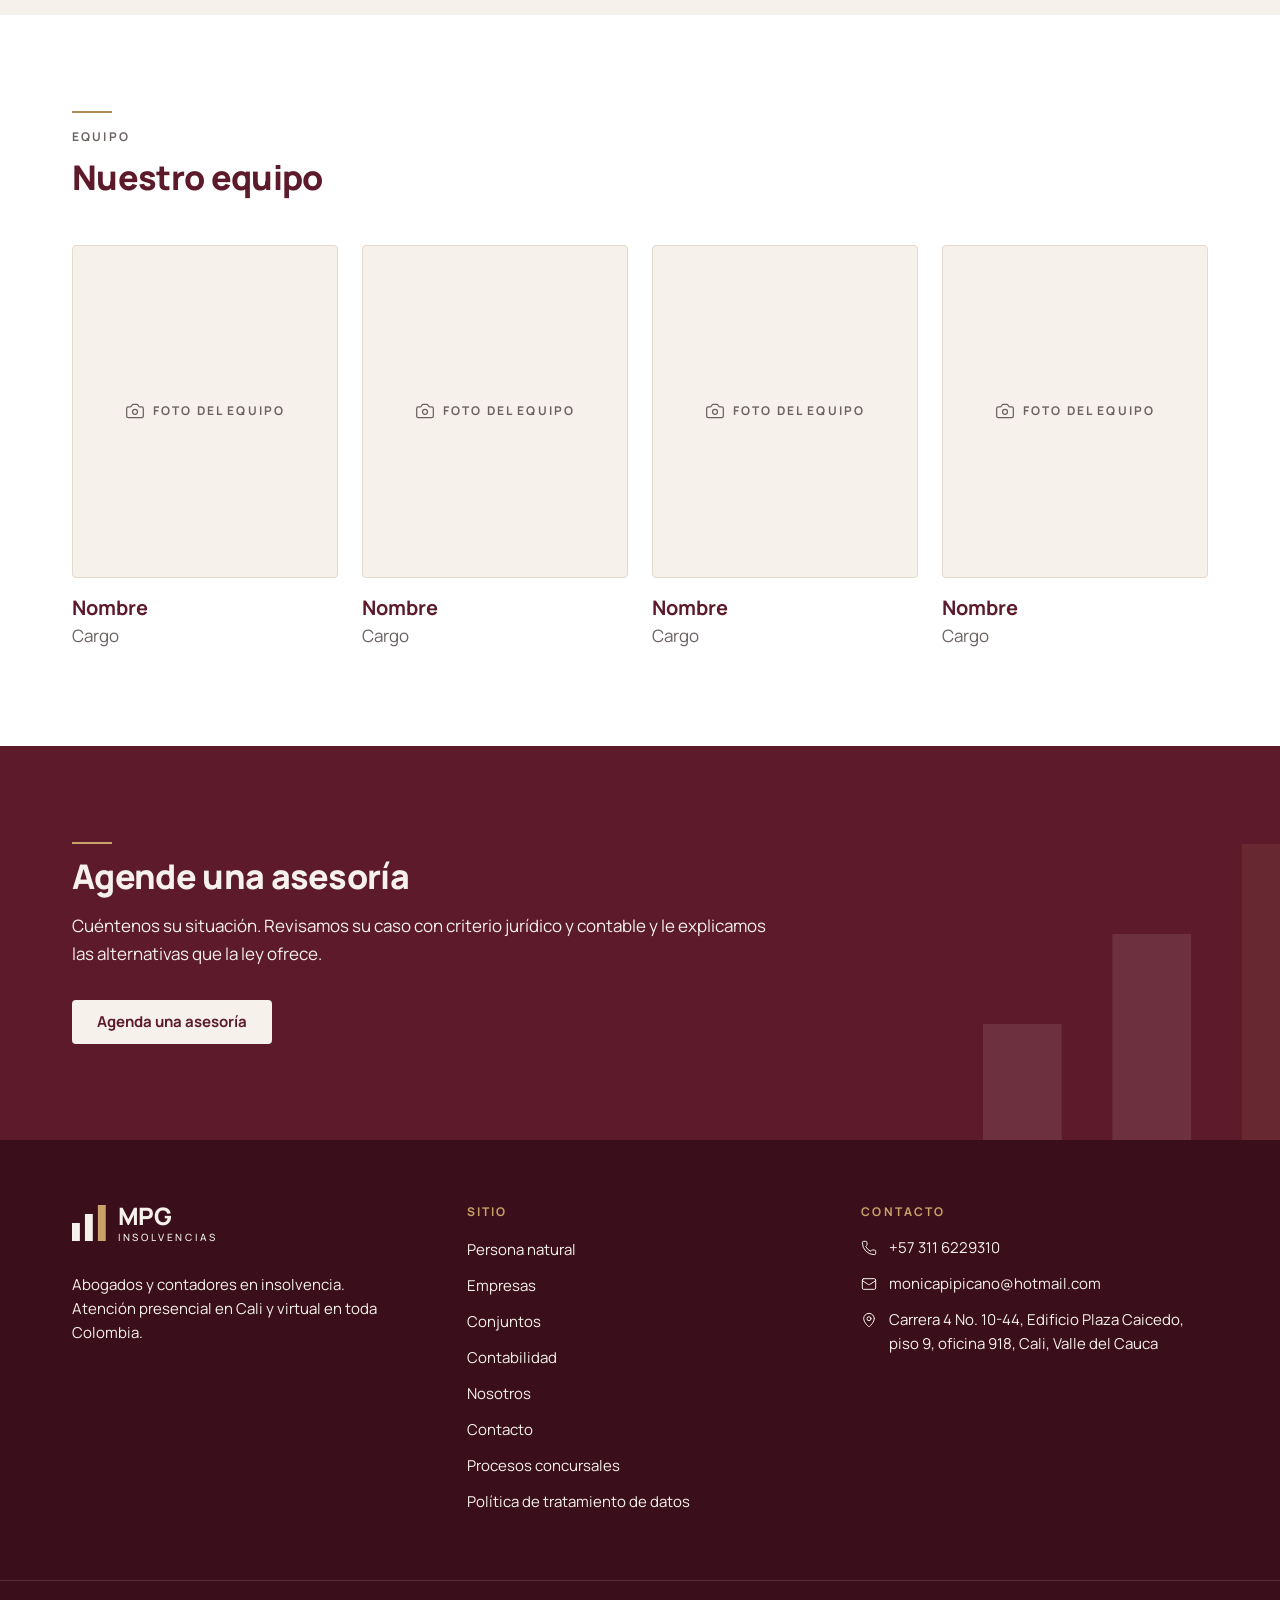
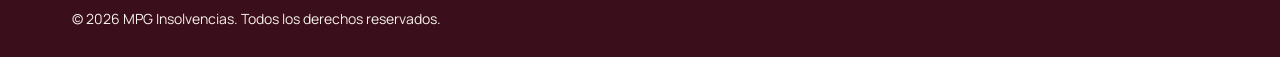
<file: nosotros.html>
<!doctype html>
<html lang="es-CO">
<head>
  <meta charset="utf-8">
  <meta name="viewport" content="width=device-width, initial-scale=1">
  <title>Nosotros: abogados y contadores en Cali | MPG Insolvencias</title>
  <meta name="description" content="Grupo multidisciplinario de abogados y contadores con más de 25 años de experiencia y trayectoria como auxiliares de justicia en procesos concursales.">
  <meta name="theme-color" content="#5C1A2B">
  <link rel="canonical" href="https://mpginsolvencias.com/nosotros.html">

  <!-- Open Graph / Twitter -->
  <meta property="og:type" content="website">
  <meta property="og:site_name" content="MPG Insolvencias">
  <meta property="og:locale" content="es_CO">
  <meta property="og:title" content="Nosotros: abogados y contadores en Cali | MPG Insolvencias">
  <meta property="og:description" content="Grupo multidisciplinario de abogados y contadores con más de 25 años de experiencia y trayectoria como auxiliares de justicia en procesos concursales.">
  <meta property="og:url" content="https://mpginsolvencias.com/nosotros.html">
  <meta name="twitter:card" content="summary_large_image">
  <meta name="twitter:title" content="Nosotros: abogados y contadores en Cali | MPG Insolvencias">
  <meta name="twitter:description" content="Grupo multidisciplinario de abogados y contadores con más de 25 años de experiencia y trayectoria como auxiliares de justicia en procesos concursales.">

  <!-- Recursos -->
  <link rel="icon" href="favicon.svg" type="image/svg+xml">
  <link rel="preconnect" href="https://fonts.googleapis.com">
  <link rel="preconnect" href="https://fonts.gstatic.com" crossorigin>
  <link rel="stylesheet" href="https://fonts.googleapis.com/css2?family=Manrope:wght@400;500;700;800&amp;display=swap">
  <link rel="stylesheet" href="assets/css/base.css">
  <link rel="stylesheet" href="assets/css/layout.css">
  <link rel="stylesheet" href="assets/css/components.css">

  <!-- Datos estructurados (SEO) -->
  <script type="application/ld+json">
    {
      "@context": "https://schema.org",
      "@type": [
        "LegalService",
        "AccountingService"
      ],
      "name": "MPG Insolvencias",
      "description": "Firma multidisciplinaria de abogados y contadores expertos en insolvencia de persona natural y empresarial, contabilidad y revisión fiscal.",
      "telephone": "+573116229310",
      "email": "monicapipicano@hotmail.com",
      "address": {
        "@type": "PostalAddress",
        "streetAddress": "Carrera 4 No. 10-44, Edificio Plaza Caicedo, piso 9, oficina 918",
        "addressLocality": "Cali",
        "addressRegion": "Valle del Cauca",
        "addressCountry": "CO"
      },
      "areaServed": [
        {
          "@type": "City",
          "name": "Cali"
        },
        {
          "@type": "AdministrativeArea",
          "name": "Valle del Cauca"
        },
        {
          "@type": "Country",
          "name": "Colombia"
        }
      ]
    }
  </script>
  <script type="application/ld+json">
    {
      "@context": "https://schema.org",
      "@type": "BreadcrumbList",
      "itemListElement": [
        {
          "@type": "ListItem",
          "position": 1,
          "name": "Inicio",
          "item": "https://mpginsolvencias.com/"
        },
        {
          "@type": "ListItem",
          "position": 2,
          "name": "Nosotros",
          "item": "https://mpginsolvencias.com/nosotros.html"
        }
      ]
    }
  </script>
</head>
<body>
  <header class="site-header">
    <a class="skip-link" href="#contenido">Saltar al contenido</a>
    <div class="container site-header__inner">
      <a class="site-header__brand" href="index.html" aria-label="MPG Insolvencias, ir al inicio">
        <span class="logo" aria-label="MPG Insolvencias">
          <svg class="logo__mark" viewBox="0 0 30 32" aria-hidden="true" focusable="false">
            <rect x="0" y="16" width="7" height="16" fill="#5C1A2B"/>
            <rect x="11.5" y="8" width="7" height="24" fill="#5C1A2B"/>
            <rect x="23" y="0" width="7" height="32" fill="#B08D57"/>
          </svg>
          <span class="logo__text" aria-hidden="true">
            <span class="logo__name">MPG</span>
            <span class="logo__tagline">INSOLVENCIAS</span>
          </span>
        </span>
      </a>
      <nav class="nav" aria-label="Principal">
        <ul class="nav__list">
        <li><a class="nav__link" href="insolvencia-persona-natural.html">Persona natural</a></li>
        <li><a class="nav__link" href="insolvencia-empresarial.html">Empresas</a></li>
        <li><a class="nav__link" href="contabilidad-conjuntos-residenciales.html">Conjuntos</a></li>
        <li><a class="nav__link" href="contabilidad-revision-fiscal.html">Contabilidad</a></li>
        <li><a class="nav__link nav__link--active" href="nosotros.html" aria-current="page">Nosotros</a></li>
        <li><a class="nav__link" href="contacto.html">Contacto</a></li>
        </ul>
      </nav>
      <div class="site-header__actions">
        <a class="btn btn--primary site-header__cta" href="contacto.html">Agenda una asesoría</a>
        <button class="menu-toggle" type="button" aria-expanded="false" aria-controls="menu-movil" aria-label="Abrir menú">
          <svg class="icon icon--lg" viewBox="0 0 24 24" fill="none" stroke="currentColor" stroke-width="1.5" stroke-linecap="round" stroke-linejoin="round" aria-hidden="true" focusable="false">
            <path d="M4 5h16"/>
            <path d="M4 12h16"/>
            <path d="M4 19h16"/>
          </svg>
        </button>
      </div>
    </div>
    <nav class="mobile-menu" id="menu-movil" aria-label="Menú móvil" hidden>
      <ul class="container mobile-menu__list">
        <li><a class="mobile-menu__link" href="insolvencia-persona-natural.html">Persona natural</a></li>
        <li><a class="mobile-menu__link" href="insolvencia-empresarial.html">Empresas</a></li>
        <li><a class="mobile-menu__link" href="contabilidad-conjuntos-residenciales.html">Conjuntos</a></li>
        <li><a class="mobile-menu__link" href="contabilidad-revision-fiscal.html">Contabilidad</a></li>
        <li><a class="mobile-menu__link mobile-menu__link--active" href="nosotros.html">Nosotros</a></li>
        <li><a class="mobile-menu__link" href="contacto.html">Contacto</a></li>
        <li><a class="btn btn--primary mobile-menu__cta" href="contacto.html">Agenda una asesoría</a></li>
      </ul>
    </nav>
  </header>

  <main id="contenido">
    <section class="page-hero">
      <div class="container">
        <div class="section-heading">
          <span class="accent-bar" aria-hidden="true"></span>
          <p class="label section-heading__label">NOSOTROS</p>
          <h1 class="section-heading__title">Un equipo de abogados y contadores</h1>
          <div class="section-heading__text">
            <p>MPG es un grupo multidisciplinario de abogados y contadores con más de 25 años de experiencia en el sector.</p>
          </div>
        </div>
        <div class="page-hero__actions">
          <a class="btn btn--primary" href="contacto.html">Agenda una asesoría</a>
        </div>
      </div>
    </section>

    <section class="section section--surface">
      <div class="container">
        <div class="split">
          <div class="section-heading">
            <span class="accent-bar" aria-hidden="true"></span>
            <p class="label section-heading__label">PROPÓSITO</p>
            <h2 class="section-heading__title">Una salida legal, clara y ordenada</h2>
            <div class="section-heading__text">
              <p>Damos a personas y empresas una salida legal, clara y ordenada a sus problemas financieros, con el respaldo conjunto de abogados y contadores.</p>
              <p>Contamos con experiencia como auxiliares de justicia, en calidad de liquidador, en procesos concursales. Esa práctica nos da una visión completa de cómo se desarrolla cada etapa.</p>
            </div>
          </div>
          <div class="photo-placeholder photo-placeholder--4x3" role="img" aria-label="Espacio reservado: Foto del equipo / oficina">
            <svg class="icon icon--md" viewBox="0 0 24 24" fill="none" stroke="currentColor" stroke-width="1.5" stroke-linecap="round" stroke-linejoin="round" aria-hidden="true" focusable="false">
              <path d="M13.997 4a2 2 0 0 1 1.76 1.05l.486.9A2 2 0 0 0 18.003 7H20a2 2 0 0 1 2 2v9a2 2 0 0 1-2 2H4a2 2 0 0 1-2-2V9a2 2 0 0 1 2-2h1.997a2 2 0 0 0 1.759-1.048l.489-.904A2 2 0 0 1 10.004 4z"/>
              <circle cx="12" cy="13" r="3"/>
            </svg>
            <span class="label">Foto del equipo / oficina</span>
          </div>
        </div>
      </div>
    </section>

    <section class="section">
      <div class="container">
        <div class="section-heading">
          <span class="accent-bar" aria-hidden="true"></span>
          <p class="label section-heading__label">VALORES</p>
          <h2 class="section-heading__title">Lo que guía nuestro trabajo</h2>
        </div>
        <ul class="values">
          <li class="values__item">
            <h3 class="values__title">Rigor</h3>
            <p class="values__text">Cada afirmación se sustenta en la norma y en las cifras.</p>
          </li>
          <li class="values__item">
            <h3 class="values__title">Claridad</h3>
            <p class="values__text">El proceso se explica en lenguaje simple.</p>
          </li>
          <li class="values__item">
            <h3 class="values__title">Discreción</h3>
            <p class="values__text">Su situación se trata con confidencialidad.</p>
          </li>
          <li class="values__item">
            <h3 class="values__title">Acompañamiento</h3>
            <p class="values__text">Usted sabe en qué etapa está y qué sigue.</p>
          </li>
        </ul>
      </div>
    </section>

    <section class="section section--surface">
      <div class="container">
        <div class="section-heading">
          <span class="accent-bar" aria-hidden="true"></span>
          <p class="label section-heading__label">EQUIPO</p>
          <h2 class="section-heading__title">Nuestro equipo</h2>
        </div>
        <!-- Reemplace nombre, cargo y foto de cada integrante cuando estén disponibles. -->
        <ul class="team">
          <li class="team__member">
            <div class="photo-placeholder photo-placeholder--4x5" role="img" aria-label="Espacio reservado: Foto del equipo">
              <svg class="icon icon--md" viewBox="0 0 24 24" fill="none" stroke="currentColor" stroke-width="1.5" stroke-linecap="round" stroke-linejoin="round" aria-hidden="true" focusable="false">
                <path d="M13.997 4a2 2 0 0 1 1.76 1.05l.486.9A2 2 0 0 0 18.003 7H20a2 2 0 0 1 2 2v9a2 2 0 0 1-2 2H4a2 2 0 0 1-2-2V9a2 2 0 0 1 2-2h1.997a2 2 0 0 0 1.759-1.048l.489-.904A2 2 0 0 1 10.004 4z"/>
                <circle cx="12" cy="13" r="3"/>
              </svg>
              <span class="label">Foto del equipo</span>
            </div>
            <h3 class="team__name">Nombre</h3>
            <p class="team__role">Cargo</p>
          </li>
          <li class="team__member">
            <div class="photo-placeholder photo-placeholder--4x5" role="img" aria-label="Espacio reservado: Foto del equipo">
              <svg class="icon icon--md" viewBox="0 0 24 24" fill="none" stroke="currentColor" stroke-width="1.5" stroke-linecap="round" stroke-linejoin="round" aria-hidden="true" focusable="false">
                <path d="M13.997 4a2 2 0 0 1 1.76 1.05l.486.9A2 2 0 0 0 18.003 7H20a2 2 0 0 1 2 2v9a2 2 0 0 1-2 2H4a2 2 0 0 1-2-2V9a2 2 0 0 1 2-2h1.997a2 2 0 0 0 1.759-1.048l.489-.904A2 2 0 0 1 10.004 4z"/>
                <circle cx="12" cy="13" r="3"/>
              </svg>
              <span class="label">Foto del equipo</span>
            </div>
            <h3 class="team__name">Nombre</h3>
            <p class="team__role">Cargo</p>
          </li>
          <li class="team__member">
            <div class="photo-placeholder photo-placeholder--4x5" role="img" aria-label="Espacio reservado: Foto del equipo">
              <svg class="icon icon--md" viewBox="0 0 24 24" fill="none" stroke="currentColor" stroke-width="1.5" stroke-linecap="round" stroke-linejoin="round" aria-hidden="true" focusable="false">
                <path d="M13.997 4a2 2 0 0 1 1.76 1.05l.486.9A2 2 0 0 0 18.003 7H20a2 2 0 0 1 2 2v9a2 2 0 0 1-2 2H4a2 2 0 0 1-2-2V9a2 2 0 0 1 2-2h1.997a2 2 0 0 0 1.759-1.048l.489-.904A2 2 0 0 1 10.004 4z"/>
                <circle cx="12" cy="13" r="3"/>
              </svg>
              <span class="label">Foto del equipo</span>
            </div>
            <h3 class="team__name">Nombre</h3>
            <p class="team__role">Cargo</p>
          </li>
          <li class="team__member">
            <div class="photo-placeholder photo-placeholder--4x5" role="img" aria-label="Espacio reservado: Foto del equipo">
              <svg class="icon icon--md" viewBox="0 0 24 24" fill="none" stroke="currentColor" stroke-width="1.5" stroke-linecap="round" stroke-linejoin="round" aria-hidden="true" focusable="false">
                <path d="M13.997 4a2 2 0 0 1 1.76 1.05l.486.9A2 2 0 0 0 18.003 7H20a2 2 0 0 1 2 2v9a2 2 0 0 1-2 2H4a2 2 0 0 1-2-2V9a2 2 0 0 1 2-2h1.997a2 2 0 0 0 1.759-1.048l.489-.904A2 2 0 0 1 10.004 4z"/>
                <circle cx="12" cy="13" r="3"/>
              </svg>
              <span class="label">Foto del equipo</span>
            </div>
            <h3 class="team__name">Nombre</h3>
            <p class="team__role">Cargo</p>
          </li>
        </ul>
      </div>
    </section>

    <section class="cta">
      <svg class="cta__watermark" viewBox="0 0 30 32" aria-hidden="true" focusable="false">
        <rect x="0" y="16" width="7" height="16" fill="#F6F1EA"/>
        <rect x="11.5" y="8" width="7" height="24" fill="#F6F1EA"/>
        <rect x="23" y="0" width="7" height="32" fill="#C9A36A"/>
      </svg>
      <div class="container cta__inner">
        <div class="section-heading section-heading--dark">
          <span class="accent-bar" aria-hidden="true"></span>
          <h2 class="section-heading__title">Agende una asesoría</h2>
          <div class="section-heading__text">
            <p>Cuéntenos su situación. Revisamos su caso con criterio jurídico y contable y le explicamos las alternativas que la ley ofrece.</p>
          </div>
        </div>
        <a class="btn btn--on-dark" href="contacto.html">Agenda una asesoría</a>
      </div>
    </section>
  </main>

  <footer class="site-footer">
    <div class="container site-footer__grid">
      <div>
        <span class="logo logo--negative" aria-label="MPG Insolvencias">
          <svg class="logo__mark" viewBox="0 0 30 32" aria-hidden="true" focusable="false">
            <rect x="0" y="16" width="7" height="16" fill="#F6F1EA"/>
            <rect x="11.5" y="8" width="7" height="24" fill="#F6F1EA"/>
            <rect x="23" y="0" width="7" height="32" fill="#C9A36A"/>
          </svg>
          <span class="logo__text" aria-hidden="true">
            <span class="logo__name">MPG</span>
            <span class="logo__tagline">INSOLVENCIAS</span>
          </span>
        </span>
        <p class="site-footer__about">Abogados y contadores en insolvencia. Atención presencial en Cali y virtual en toda Colombia.</p>
      </div>
      <nav aria-label="Pie de página">
        <p class="label label--on-dark">Sitio</p>
        <ul class="site-footer__list">
          <li><a href="insolvencia-persona-natural.html">Persona natural</a></li>
          <li><a href="insolvencia-empresarial.html">Empresas</a></li>
          <li><a href="contabilidad-conjuntos-residenciales.html">Conjuntos</a></li>
          <li><a href="contabilidad-revision-fiscal.html">Contabilidad</a></li>
          <li><a href="nosotros.html">Nosotros</a></li>
          <li><a href="contacto.html">Contacto</a></li>
          <li><a href="procesos.html">Procesos concursales</a></li>
          <li><a href="politica-de-datos.html">Política de tratamiento de datos</a></li>
        </ul>
      </nav>
      <div>
        <p class="label label--on-dark">Contacto</p>
        <ul class="site-footer__list site-footer__list--contact">
          <li>
            <svg class="icon icon--sm" viewBox="0 0 24 24" fill="none" stroke="currentColor" stroke-width="1.5" stroke-linecap="round" stroke-linejoin="round" aria-hidden="true" focusable="false">
              <path d="M13.832 16.568a1 1 0 0 0 1.213-.303l.355-.465A2 2 0 0 1 17 15h3a2 2 0 0 1 2 2v3a2 2 0 0 1-2 2A18 18 0 0 1 2 4a2 2 0 0 1 2-2h3a2 2 0 0 1 2 2v3a2 2 0 0 1-.8 1.6l-.468.351a1 1 0 0 0-.292 1.233 14 14 0 0 0 6.392 6.384"/>
            </svg>
            <a href="tel:+573116229310">+57 311 6229310</a>
          </li>
          <li>
            <svg class="icon icon--sm" viewBox="0 0 24 24" fill="none" stroke="currentColor" stroke-width="1.5" stroke-linecap="round" stroke-linejoin="round" aria-hidden="true" focusable="false">
              <path d="m22 7-8.991 5.727a2 2 0 0 1-2.009 0L2 7"/>
              <rect x="2" y="4" width="20" height="16" rx="2"/>
            </svg>
            <a class="break-all" href="mailto:monicapipicano@hotmail.com">monicapipicano@hotmail.com</a>
          </li>
          <li>
            <svg class="icon icon--sm" viewBox="0 0 24 24" fill="none" stroke="currentColor" stroke-width="1.5" stroke-linecap="round" stroke-linejoin="round" aria-hidden="true" focusable="false">
              <path d="M20 10c0 4.993-5.539 10.193-7.399 11.799a1 1 0 0 1-1.202 0C9.539 20.193 4 14.993 4 10a8 8 0 0 1 16 0"/>
              <circle cx="12" cy="10" r="3"/>
            </svg>
            <span>Carrera 4 No. 10-44, Edificio Plaza Caicedo, piso 9, oficina 918, Cali, Valle del Cauca</span>
          </li>
        </ul>
      </div>
    </div>
    <div class="site-footer__legal">
      <p class="container">© 2026 MPG Insolvencias. Todos los derechos reservados.</p>
    </div>
  </footer>

  <a class="whatsapp-fab" href="https://wa.me/573116229310?text=Hola%2C%20quisiera%20informaci%C3%B3n%20sobre%20una%20asesor%C3%ADa%20con%20MPG%20Insolvencias."
     target="_blank" rel="noopener noreferrer" aria-label="Escribir por WhatsApp (abre en una pestaña nueva)">
    <svg class="icon icon--lg" viewBox="0 0 24 24" fill="none" stroke="currentColor" stroke-width="1.5" stroke-linecap="round" stroke-linejoin="round" aria-hidden="true" focusable="false">
      <path d="M2.992 16.342a2 2 0 0 1 .094 1.167l-1.065 3.29a1 1 0 0 0 1.236 1.168l3.413-.998a2 2 0 0 1 1.099.092 10 10 0 1 0-4.777-4.719"/>
    </svg>
  </a>

  <script src="assets/js/menu.js" defer></script>
</body>
</html>
</file>
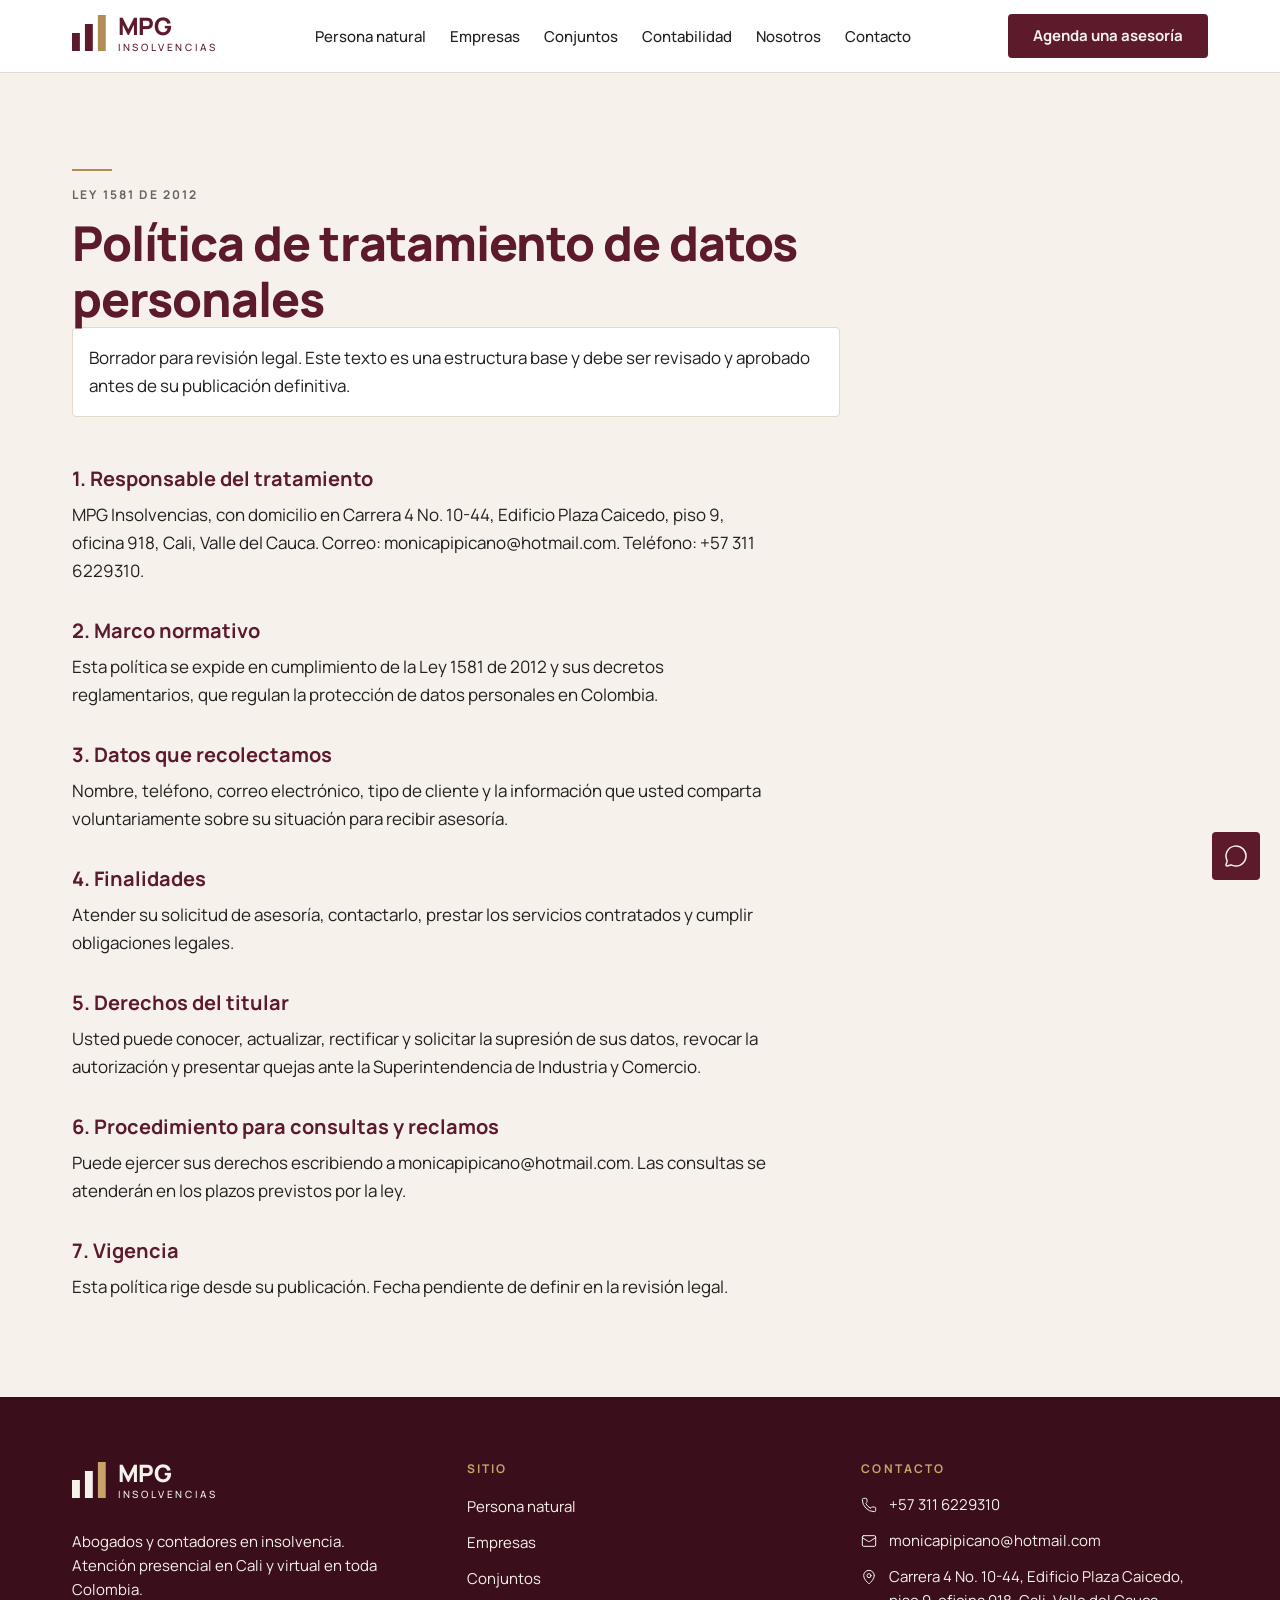
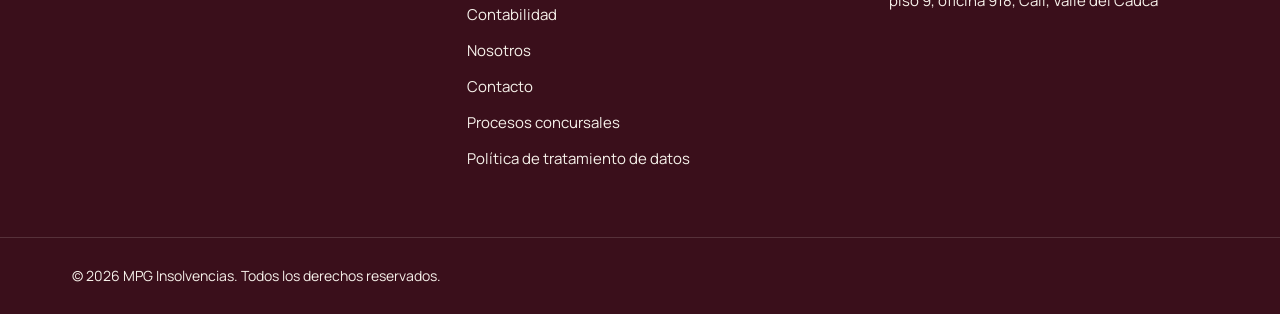
<file: politica-de-datos.html>
<!doctype html>
<html lang="es-CO">
<head>
  <meta charset="utf-8">
  <meta name="viewport" content="width=device-width, initial-scale=1">
  <title>Política de tratamiento de datos personales | MPG Insolvencias</title>
  <meta name="description" content="Política de tratamiento de datos personales de MPG Insolvencias conforme a la Ley 1581 de 2012.">
  <meta name="theme-color" content="#5C1A2B">
  <link rel="canonical" href="https://mpginsolvencias.com/politica-de-datos.html">

  <!-- Open Graph / Twitter -->
  <meta property="og:type" content="website">
  <meta property="og:site_name" content="MPG Insolvencias">
  <meta property="og:locale" content="es_CO">
  <meta property="og:title" content="Política de tratamiento de datos personales | MPG Insolvencias">
  <meta property="og:description" content="Política de tratamiento de datos personales de MPG Insolvencias conforme a la Ley 1581 de 2012.">
  <meta property="og:url" content="https://mpginsolvencias.com/politica-de-datos.html">
  <meta name="twitter:card" content="summary_large_image">
  <meta name="twitter:title" content="Política de tratamiento de datos personales | MPG Insolvencias">
  <meta name="twitter:description" content="Política de tratamiento de datos personales de MPG Insolvencias conforme a la Ley 1581 de 2012.">

  <!-- Recursos -->
  <link rel="icon" href="favicon.svg" type="image/svg+xml">
  <link rel="preconnect" href="https://fonts.googleapis.com">
  <link rel="preconnect" href="https://fonts.gstatic.com" crossorigin>
  <link rel="stylesheet" href="https://fonts.googleapis.com/css2?family=Manrope:wght@400;500;700;800&amp;display=swap">
  <link rel="stylesheet" href="assets/css/base.css">
  <link rel="stylesheet" href="assets/css/layout.css">
  <link rel="stylesheet" href="assets/css/components.css">

  <!-- Datos estructurados (SEO) -->
  <script type="application/ld+json">
    {
      "@context": "https://schema.org",
      "@type": [
        "LegalService",
        "AccountingService"
      ],
      "name": "MPG Insolvencias",
      "description": "Firma multidisciplinaria de abogados y contadores expertos en insolvencia de persona natural y empresarial, contabilidad y revisión fiscal.",
      "telephone": "+573116229310",
      "email": "monicapipicano@hotmail.com",
      "address": {
        "@type": "PostalAddress",
        "streetAddress": "Carrera 4 No. 10-44, Edificio Plaza Caicedo, piso 9, oficina 918",
        "addressLocality": "Cali",
        "addressRegion": "Valle del Cauca",
        "addressCountry": "CO"
      },
      "areaServed": [
        {
          "@type": "City",
          "name": "Cali"
        },
        {
          "@type": "AdministrativeArea",
          "name": "Valle del Cauca"
        },
        {
          "@type": "Country",
          "name": "Colombia"
        }
      ]
    }
  </script>
  <script type="application/ld+json">
    {
      "@context": "https://schema.org",
      "@type": "BreadcrumbList",
      "itemListElement": [
        {
          "@type": "ListItem",
          "position": 1,
          "name": "Inicio",
          "item": "https://mpginsolvencias.com/"
        },
        {
          "@type": "ListItem",
          "position": 2,
          "name": "Política de tratamiento de datos",
          "item": "https://mpginsolvencias.com/politica-de-datos.html"
        }
      ]
    }
  </script>
</head>
<body>
  <header class="site-header">
    <a class="skip-link" href="#contenido">Saltar al contenido</a>
    <div class="container site-header__inner">
      <a class="site-header__brand" href="index.html" aria-label="MPG Insolvencias, ir al inicio">
        <span class="logo" aria-label="MPG Insolvencias">
          <svg class="logo__mark" viewBox="0 0 30 32" aria-hidden="true" focusable="false">
            <rect x="0" y="16" width="7" height="16" fill="#5C1A2B"/>
            <rect x="11.5" y="8" width="7" height="24" fill="#5C1A2B"/>
            <rect x="23" y="0" width="7" height="32" fill="#B08D57"/>
          </svg>
          <span class="logo__text" aria-hidden="true">
            <span class="logo__name">MPG</span>
            <span class="logo__tagline">INSOLVENCIAS</span>
          </span>
        </span>
      </a>
      <nav class="nav" aria-label="Principal">
        <ul class="nav__list">
        <li><a class="nav__link" href="insolvencia-persona-natural.html">Persona natural</a></li>
        <li><a class="nav__link" href="insolvencia-empresarial.html">Empresas</a></li>
        <li><a class="nav__link" href="contabilidad-conjuntos-residenciales.html">Conjuntos</a></li>
        <li><a class="nav__link" href="contabilidad-revision-fiscal.html">Contabilidad</a></li>
        <li><a class="nav__link" href="nosotros.html">Nosotros</a></li>
        <li><a class="nav__link" href="contacto.html">Contacto</a></li>
        </ul>
      </nav>
      <div class="site-header__actions">
        <a class="btn btn--primary site-header__cta" href="contacto.html">Agenda una asesoría</a>
        <button class="menu-toggle" type="button" aria-expanded="false" aria-controls="menu-movil" aria-label="Abrir menú">
          <svg class="icon icon--lg" viewBox="0 0 24 24" fill="none" stroke="currentColor" stroke-width="1.5" stroke-linecap="round" stroke-linejoin="round" aria-hidden="true" focusable="false">
            <path d="M4 5h16"/>
            <path d="M4 12h16"/>
            <path d="M4 19h16"/>
          </svg>
        </button>
      </div>
    </div>
    <nav class="mobile-menu" id="menu-movil" aria-label="Menú móvil" hidden>
      <ul class="container mobile-menu__list">
        <li><a class="mobile-menu__link" href="insolvencia-persona-natural.html">Persona natural</a></li>
        <li><a class="mobile-menu__link" href="insolvencia-empresarial.html">Empresas</a></li>
        <li><a class="mobile-menu__link" href="contabilidad-conjuntos-residenciales.html">Conjuntos</a></li>
        <li><a class="mobile-menu__link" href="contabilidad-revision-fiscal.html">Contabilidad</a></li>
        <li><a class="mobile-menu__link" href="nosotros.html">Nosotros</a></li>
        <li><a class="mobile-menu__link" href="contacto.html">Contacto</a></li>
        <li><a class="btn btn--primary mobile-menu__cta" href="contacto.html">Agenda una asesoría</a></li>
      </ul>
    </nav>
  </header>

  <main id="contenido">
    <section class="section">
      <div class="container">
        <div class="section-heading">
          <span class="accent-bar" aria-hidden="true"></span>
          <p class="label section-heading__label">LEY 1581 DE 2012</p>
          <h1 class="section-heading__title">Política de tratamiento de datos personales</h1>
          <p class="notice">Borrador para revisión legal. Este texto es una estructura base y debe ser revisado y aprobado antes de su publicación definitiva.</p>
        </div>
        <div class="legal">
          <section>
            <h2 class="legal__title">1. Responsable del tratamiento</h2>
            <p>MPG Insolvencias, con domicilio en Carrera 4 No. 10-44, Edificio Plaza Caicedo, piso 9, oficina 918, Cali, Valle del Cauca. Correo: monicapipicano@hotmail.com. Teléfono: +57 311 6229310.</p>
          </section>
          <section>
            <h2 class="legal__title">2. Marco normativo</h2>
            <p>Esta política se expide en cumplimiento de la Ley 1581 de 2012 y sus decretos reglamentarios, que regulan la protección de datos personales en Colombia.</p>
          </section>
          <section>
            <h2 class="legal__title">3. Datos que recolectamos</h2>
            <p>Nombre, teléfono, correo electrónico, tipo de cliente y la información que usted comparta voluntariamente sobre su situación para recibir asesoría.</p>
          </section>
          <section>
            <h2 class="legal__title">4. Finalidades</h2>
            <p>Atender su solicitud de asesoría, contactarlo, prestar los servicios contratados y cumplir obligaciones legales.</p>
          </section>
          <section>
            <h2 class="legal__title">5. Derechos del titular</h2>
            <p>Usted puede conocer, actualizar, rectificar y solicitar la supresión de sus datos, revocar la autorización y presentar quejas ante la Superintendencia de Industria y Comercio.</p>
          </section>
          <section>
            <h2 class="legal__title">6. Procedimiento para consultas y reclamos</h2>
            <p>Puede ejercer sus derechos escribiendo a monicapipicano@hotmail.com. Las consultas se atenderán en los plazos previstos por la ley.</p>
          </section>
          <section>
            <h2 class="legal__title">7. Vigencia</h2>
            <p>Esta política rige desde su publicación. Fecha pendiente de definir en la revisión legal.</p>
          </section>
        </div>
      </div>
    </section>
  </main>

  <footer class="site-footer">
    <div class="container site-footer__grid">
      <div>
        <span class="logo logo--negative" aria-label="MPG Insolvencias">
          <svg class="logo__mark" viewBox="0 0 30 32" aria-hidden="true" focusable="false">
            <rect x="0" y="16" width="7" height="16" fill="#F6F1EA"/>
            <rect x="11.5" y="8" width="7" height="24" fill="#F6F1EA"/>
            <rect x="23" y="0" width="7" height="32" fill="#C9A36A"/>
          </svg>
          <span class="logo__text" aria-hidden="true">
            <span class="logo__name">MPG</span>
            <span class="logo__tagline">INSOLVENCIAS</span>
          </span>
        </span>
        <p class="site-footer__about">Abogados y contadores en insolvencia. Atención presencial en Cali y virtual en toda Colombia.</p>
      </div>
      <nav aria-label="Pie de página">
        <p class="label label--on-dark">Sitio</p>
        <ul class="site-footer__list">
          <li><a href="insolvencia-persona-natural.html">Persona natural</a></li>
          <li><a href="insolvencia-empresarial.html">Empresas</a></li>
          <li><a href="contabilidad-conjuntos-residenciales.html">Conjuntos</a></li>
          <li><a href="contabilidad-revision-fiscal.html">Contabilidad</a></li>
          <li><a href="nosotros.html">Nosotros</a></li>
          <li><a href="contacto.html">Contacto</a></li>
          <li><a href="procesos.html">Procesos concursales</a></li>
          <li><a href="politica-de-datos.html">Política de tratamiento de datos</a></li>
        </ul>
      </nav>
      <div>
        <p class="label label--on-dark">Contacto</p>
        <ul class="site-footer__list site-footer__list--contact">
          <li>
            <svg class="icon icon--sm" viewBox="0 0 24 24" fill="none" stroke="currentColor" stroke-width="1.5" stroke-linecap="round" stroke-linejoin="round" aria-hidden="true" focusable="false">
              <path d="M13.832 16.568a1 1 0 0 0 1.213-.303l.355-.465A2 2 0 0 1 17 15h3a2 2 0 0 1 2 2v3a2 2 0 0 1-2 2A18 18 0 0 1 2 4a2 2 0 0 1 2-2h3a2 2 0 0 1 2 2v3a2 2 0 0 1-.8 1.6l-.468.351a1 1 0 0 0-.292 1.233 14 14 0 0 0 6.392 6.384"/>
            </svg>
            <a href="tel:+573116229310">+57 311 6229310</a>
          </li>
          <li>
            <svg class="icon icon--sm" viewBox="0 0 24 24" fill="none" stroke="currentColor" stroke-width="1.5" stroke-linecap="round" stroke-linejoin="round" aria-hidden="true" focusable="false">
              <path d="m22 7-8.991 5.727a2 2 0 0 1-2.009 0L2 7"/>
              <rect x="2" y="4" width="20" height="16" rx="2"/>
            </svg>
            <a class="break-all" href="mailto:monicapipicano@hotmail.com">monicapipicano@hotmail.com</a>
          </li>
          <li>
            <svg class="icon icon--sm" viewBox="0 0 24 24" fill="none" stroke="currentColor" stroke-width="1.5" stroke-linecap="round" stroke-linejoin="round" aria-hidden="true" focusable="false">
              <path d="M20 10c0 4.993-5.539 10.193-7.399 11.799a1 1 0 0 1-1.202 0C9.539 20.193 4 14.993 4 10a8 8 0 0 1 16 0"/>
              <circle cx="12" cy="10" r="3"/>
            </svg>
            <span>Carrera 4 No. 10-44, Edificio Plaza Caicedo, piso 9, oficina 918, Cali, Valle del Cauca</span>
          </li>
        </ul>
      </div>
    </div>
    <div class="site-footer__legal">
      <p class="container">© 2026 MPG Insolvencias. Todos los derechos reservados.</p>
    </div>
  </footer>

  <a class="whatsapp-fab" href="https://wa.me/573116229310?text=Hola%2C%20quisiera%20informaci%C3%B3n%20sobre%20una%20asesor%C3%ADa%20con%20MPG%20Insolvencias."
     target="_blank" rel="noopener noreferrer" aria-label="Escribir por WhatsApp (abre en una pestaña nueva)">
    <svg class="icon icon--lg" viewBox="0 0 24 24" fill="none" stroke="currentColor" stroke-width="1.5" stroke-linecap="round" stroke-linejoin="round" aria-hidden="true" focusable="false">
      <path d="M2.992 16.342a2 2 0 0 1 .094 1.167l-1.065 3.29a1 1 0 0 0 1.236 1.168l3.413-.998a2 2 0 0 1 1.099.092 10 10 0 1 0-4.777-4.719"/>
    </svg>
  </a>

  <script src="assets/js/menu.js" defer></script>
</body>
</html>
</file>
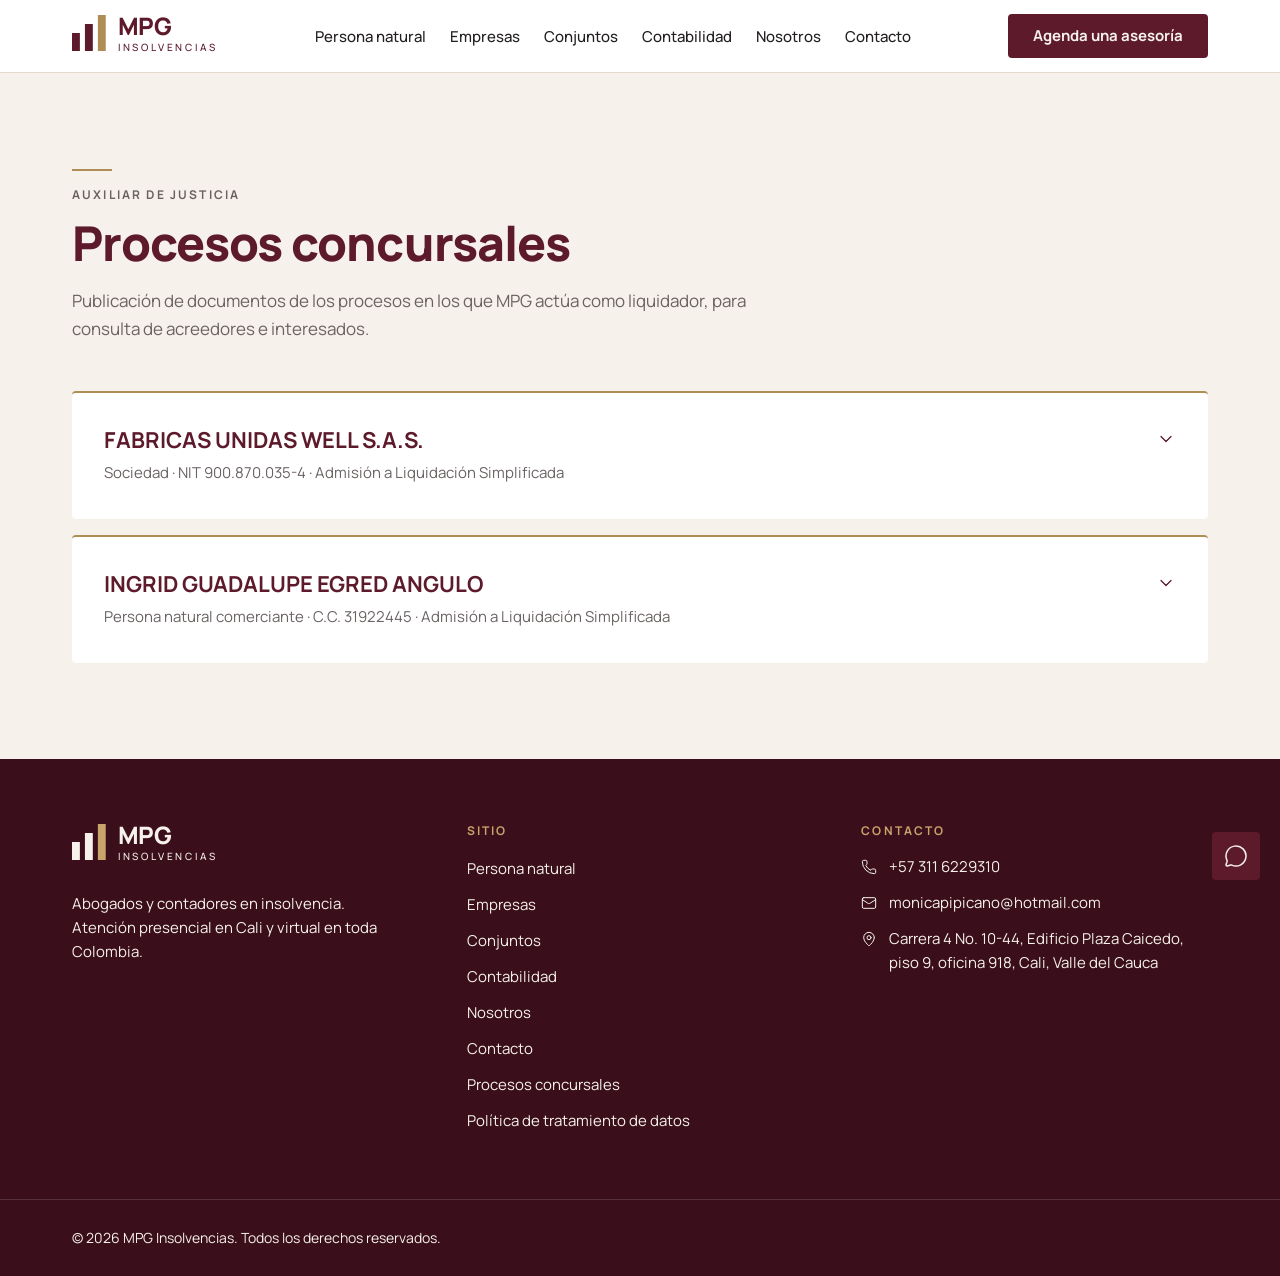
<file: procesos.html>
<!doctype html>
<html lang="es-CO">
<head>
  <meta charset="utf-8">
  <meta name="viewport" content="width=device-width, initial-scale=1">
  <title>Procesos concursales: publicaciones del liquidador | MPG Insolvencias</title>
  <meta name="description" content="Documentos de los procesos concursales en los que MPG actúa como liquidador, para consulta de acreedores e interesados.">
  <meta name="theme-color" content="#5C1A2B">
  <link rel="canonical" href="https://mpginsolvencias.com/procesos.html">

  <!-- Open Graph / Twitter -->
  <meta property="og:type" content="website">
  <meta property="og:site_name" content="MPG Insolvencias">
  <meta property="og:locale" content="es_CO">
  <meta property="og:title" content="Procesos concursales: publicaciones del liquidador | MPG Insolvencias">
  <meta property="og:description" content="Documentos de los procesos concursales en los que MPG actúa como liquidador, para consulta de acreedores e interesados.">
  <meta property="og:url" content="https://mpginsolvencias.com/procesos.html">
  <meta name="twitter:card" content="summary_large_image">
  <meta name="twitter:title" content="Procesos concursales: publicaciones del liquidador | MPG Insolvencias">
  <meta name="twitter:description" content="Documentos de los procesos concursales en los que MPG actúa como liquidador, para consulta de acreedores e interesados.">

  <!-- Recursos -->
  <link rel="icon" href="favicon.svg" type="image/svg+xml">
  <link rel="preconnect" href="https://fonts.googleapis.com">
  <link rel="preconnect" href="https://fonts.gstatic.com" crossorigin>
  <link rel="stylesheet" href="https://fonts.googleapis.com/css2?family=Manrope:wght@400;500;700;800&amp;display=swap">
  <link rel="stylesheet" href="assets/css/base.css">
  <link rel="stylesheet" href="assets/css/layout.css">
  <link rel="stylesheet" href="assets/css/components.css">

  <!-- Datos estructurados (SEO) -->
  <script type="application/ld+json">
    {
      "@context": "https://schema.org",
      "@type": [
        "LegalService",
        "AccountingService"
      ],
      "name": "MPG Insolvencias",
      "description": "Firma multidisciplinaria de abogados y contadores expertos en insolvencia de persona natural y empresarial, contabilidad y revisión fiscal.",
      "telephone": "+573116229310",
      "email": "monicapipicano@hotmail.com",
      "address": {
        "@type": "PostalAddress",
        "streetAddress": "Carrera 4 No. 10-44, Edificio Plaza Caicedo, piso 9, oficina 918",
        "addressLocality": "Cali",
        "addressRegion": "Valle del Cauca",
        "addressCountry": "CO"
      },
      "areaServed": [
        {
          "@type": "City",
          "name": "Cali"
        },
        {
          "@type": "AdministrativeArea",
          "name": "Valle del Cauca"
        },
        {
          "@type": "Country",
          "name": "Colombia"
        }
      ]
    }
  </script>
  <script type="application/ld+json">
    {
      "@context": "https://schema.org",
      "@type": "BreadcrumbList",
      "itemListElement": [
        {
          "@type": "ListItem",
          "position": 1,
          "name": "Inicio",
          "item": "https://mpginsolvencias.com/"
        },
        {
          "@type": "ListItem",
          "position": 2,
          "name": "Procesos concursales",
          "item": "https://mpginsolvencias.com/procesos.html"
        }
      ]
    }
  </script>
</head>
<body>
  <header class="site-header">
    <a class="skip-link" href="#contenido">Saltar al contenido</a>
    <div class="container site-header__inner">
      <a class="site-header__brand" href="index.html" aria-label="MPG Insolvencias, ir al inicio">
        <span class="logo" aria-label="MPG Insolvencias">
          <svg class="logo__mark" viewBox="0 0 30 32" aria-hidden="true" focusable="false">
            <rect x="0" y="16" width="7" height="16" fill="#5C1A2B"/>
            <rect x="11.5" y="8" width="7" height="24" fill="#5C1A2B"/>
            <rect x="23" y="0" width="7" height="32" fill="#B08D57"/>
          </svg>
          <span class="logo__text" aria-hidden="true">
            <span class="logo__name">MPG</span>
            <span class="logo__tagline">INSOLVENCIAS</span>
          </span>
        </span>
      </a>
      <nav class="nav" aria-label="Principal">
        <ul class="nav__list">
        <li><a class="nav__link" href="insolvencia-persona-natural.html">Persona natural</a></li>
        <li><a class="nav__link" href="insolvencia-empresarial.html">Empresas</a></li>
        <li><a class="nav__link" href="contabilidad-conjuntos-residenciales.html">Conjuntos</a></li>
        <li><a class="nav__link" href="contabilidad-revision-fiscal.html">Contabilidad</a></li>
        <li><a class="nav__link" href="nosotros.html">Nosotros</a></li>
        <li><a class="nav__link" href="contacto.html">Contacto</a></li>
        </ul>
      </nav>
      <div class="site-header__actions">
        <a class="btn btn--primary site-header__cta" href="contacto.html">Agenda una asesoría</a>
        <button class="menu-toggle" type="button" aria-expanded="false" aria-controls="menu-movil" aria-label="Abrir menú">
          <svg class="icon icon--lg" viewBox="0 0 24 24" fill="none" stroke="currentColor" stroke-width="1.5" stroke-linecap="round" stroke-linejoin="round" aria-hidden="true" focusable="false">
            <path d="M4 5h16"/>
            <path d="M4 12h16"/>
            <path d="M4 19h16"/>
          </svg>
        </button>
      </div>
    </div>
    <nav class="mobile-menu" id="menu-movil" aria-label="Menú móvil" hidden>
      <ul class="container mobile-menu__list">
        <li><a class="mobile-menu__link" href="insolvencia-persona-natural.html">Persona natural</a></li>
        <li><a class="mobile-menu__link" href="insolvencia-empresarial.html">Empresas</a></li>
        <li><a class="mobile-menu__link" href="contabilidad-conjuntos-residenciales.html">Conjuntos</a></li>
        <li><a class="mobile-menu__link" href="contabilidad-revision-fiscal.html">Contabilidad</a></li>
        <li><a class="mobile-menu__link" href="nosotros.html">Nosotros</a></li>
        <li><a class="mobile-menu__link" href="contacto.html">Contacto</a></li>
        <li><a class="btn btn--primary mobile-menu__cta" href="contacto.html">Agenda una asesoría</a></li>
      </ul>
    </nav>
  </header>

  <main id="contenido">
    <section class="section">
      <div class="container">
        <div class="section-heading">
          <span class="accent-bar" aria-hidden="true"></span>
          <p class="label section-heading__label">AUXILIAR DE JUSTICIA</p>
          <h1 class="section-heading__title">Procesos concursales</h1>
          <div class="section-heading__text">
            <p>Publicación de documentos de los procesos en los que MPG actúa como liquidador, para consulta de acreedores e interesados.</p>
          </div>
        </div>

        <!--
          Para publicar un documento, reemplace el <span> de su fila por un enlace:
          <a class="doc-list__link" href="URL-DEL-PDF" target="_blank" rel="noopener noreferrer">Nombre</a>
          y quite la clase doc-list__item--pending del <li>.
        -->
        <div class="process-list">
          <details class="process">
            <summary class="process__summary">
              <div>
                <h2 class="process__name">FABRICAS UNIDAS WELL S.A.S.</h2>
                <p class="process__meta">Sociedad · NIT 900.870.035-4 · Admisión a Liquidación Simplificada</p>
              </div>
              <svg class="icon icon--md" viewBox="0 0 24 24" fill="none" stroke="currentColor" stroke-width="1.5" stroke-linecap="round" stroke-linejoin="round" aria-hidden="true" focusable="false">
                <path d="m6 9 6 6 6-6"/>
              </svg>
            </summary>
            <div class="process__body">
              <dl class="process__details">
                <div><dt>Domicilio</dt><dd>Calle 27 No. 22-03 Piso 3, El Centro, Tuluá, Valle</dd></div>
                <div><dt>Liquidador</dt><dd>Mónica Pipicano Gutiérrez, auxiliar de justicia</dd></div>
              </dl>
              <div class="process__docs">
                <div>
                  <h3 class="label">Actuaciones</h3>
                  <ul class="doc-list">
                    <li class="doc-list__item doc-list__item--pending">
                      <span>Auto de admisión</span>
                      <span class="doc-list__status">Disponible próximamente</span>
                    </li>
                    <li class="doc-list__item doc-list__item--pending">
                      <span>Aviso de admisión</span>
                      <span class="doc-list__status">Disponible próximamente</span>
                    </li>
                    <li class="doc-list__item doc-list__item--pending">
                      <span>Garantías mobiliarias</span>
                      <span class="doc-list__status">Disponible próximamente</span>
                    </li>
                    <li class="doc-list__item doc-list__item--pending">
                      <span>Póliza de cumplimiento</span>
                      <span class="doc-list__status">Disponible próximamente</span>
                    </li>
                    <li class="doc-list__item doc-list__item--pending">
                      <span>Presentación de póliza</span>
                      <span class="doc-list__status">Disponible próximamente</span>
                    </li>
                    <li class="doc-list__item doc-list__item--pending">
                      <span>Presentación de formulario de ejecución concursal</span>
                      <span class="doc-list__status">Disponible próximamente</span>
                    </li>
                  </ul>
                </div>
                <div>
                  <h3 class="label">Circularización de entidades oficiales</h3>
                  <ul class="doc-list">
                    <li class="doc-list__item doc-list__item--pending">
                      <span>Cámara de Comercio</span>
                      <span class="doc-list__status">Disponible próximamente</span>
                    </li>
                    <li class="doc-list__item doc-list__item--pending">
                      <span>Instrumentos Públicos</span>
                      <span class="doc-list__status">Disponible próximamente</span>
                    </li>
                    <li class="doc-list__item doc-list__item--pending">
                      <span>Ministerio del Trabajo</span>
                      <span class="doc-list__status">Disponible próximamente</span>
                    </li>
                    <li class="doc-list__item doc-list__item--pending">
                      <span>Municipio de Cali / EMCALI / Promoambiental</span>
                      <span class="doc-list__status">Disponible próximamente</span>
                    </li>
                    <li class="doc-list__item doc-list__item--pending">
                      <span>SENA / ICBF / UGPP</span>
                      <span class="doc-list__status">Disponible próximamente</span>
                    </li>
                    <li class="doc-list__item doc-list__item--pending">
                      <span>Secretaría de Tránsito de Cali</span>
                      <span class="doc-list__status">Disponible próximamente</span>
                    </li>
                    <li class="doc-list__item doc-list__item--pending">
                      <span>DIAN</span>
                      <span class="doc-list__status">Disponible próximamente</span>
                    </li>
                    <li class="doc-list__item doc-list__item--pending">
                      <span>Fiduciarias</span>
                      <span class="doc-list__status">Disponible próximamente</span>
                    </li>
                    <li class="doc-list__item doc-list__item--pending">
                      <span>Fondos de seguridad social</span>
                      <span class="doc-list__status">Disponible próximamente</span>
                    </li>
                    <li class="doc-list__item doc-list__item--pending">
                      <span>Juzgados</span>
                      <span class="doc-list__status">Disponible próximamente</span>
                    </li>
                    <li class="doc-list__item doc-list__item--pending">
                      <span>Notarías</span>
                      <span class="doc-list__status">Disponible próximamente</span>
                    </li>
                    <li class="doc-list__item doc-list__item--pending">
                      <span>Supersociedades</span>
                      <span class="doc-list__status">Disponible próximamente</span>
                    </li>
                    <li class="doc-list__item doc-list__item--pending">
                      <span>TransUnion</span>
                      <span class="doc-list__status">Disponible próximamente</span>
                    </li>
                  </ul>
                </div>
              </div>
            </div>
          </details>
          <details class="process">
            <summary class="process__summary">
              <div>
                <h2 class="process__name">INGRID GUADALUPE EGRED ANGULO</h2>
                <p class="process__meta">Persona natural comerciante · C.C. 31922445 · Admisión a Liquidación Simplificada</p>
              </div>
              <svg class="icon icon--md" viewBox="0 0 24 24" fill="none" stroke="currentColor" stroke-width="1.5" stroke-linecap="round" stroke-linejoin="round" aria-hidden="true" focusable="false">
                <path d="m6 9 6 6 6-6"/>
              </svg>
            </summary>
            <div class="process__body">
              <dl class="process__details">
                <div><dt>Domicilio</dt><dd>Av. 9N No. 66-10, Cali</dd></div>
                <div><dt>Liquidador</dt><dd>Mónica Pipicano Gutiérrez, auxiliar de justicia</dd></div>
              </dl>
              <div class="process__docs">
                <div>
                  <h3 class="label">Actuaciones</h3>
                  <ul class="doc-list">
                    <li class="doc-list__item doc-list__item--pending">
                      <span>Auto de admisión</span>
                      <span class="doc-list__status">Disponible próximamente</span>
                    </li>
                    <li class="doc-list__item doc-list__item--pending">
                      <span>Aviso de admisión</span>
                      <span class="doc-list__status">Disponible próximamente</span>
                    </li>
                    <li class="doc-list__item doc-list__item--pending">
                      <span>Garantías mobiliarias</span>
                      <span class="doc-list__status">Disponible próximamente</span>
                    </li>
                    <li class="doc-list__item doc-list__item--pending">
                      <span>Póliza de cumplimiento</span>
                      <span class="doc-list__status">Disponible próximamente</span>
                    </li>
                    <li class="doc-list__item doc-list__item--pending">
                      <span>Presentación de póliza</span>
                      <span class="doc-list__status">Disponible próximamente</span>
                    </li>
                    <li class="doc-list__item doc-list__item--pending">
                      <span>Presentación de formulario de ejecución concursal</span>
                      <span class="doc-list__status">Disponible próximamente</span>
                    </li>
                  </ul>
                </div>
                <div>
                  <h3 class="label">Circularización de entidades oficiales</h3>
                  <ul class="doc-list">
                    <li class="doc-list__item doc-list__item--pending">
                      <span>Cámara de Comercio</span>
                      <span class="doc-list__status">Disponible próximamente</span>
                    </li>
                    <li class="doc-list__item doc-list__item--pending">
                      <span>Instrumentos Públicos</span>
                      <span class="doc-list__status">Disponible próximamente</span>
                    </li>
                    <li class="doc-list__item doc-list__item--pending">
                      <span>Ministerio del Trabajo</span>
                      <span class="doc-list__status">Disponible próximamente</span>
                    </li>
                    <li class="doc-list__item doc-list__item--pending">
                      <span>Municipio de Cali / EMCALI / Promoambiental</span>
                      <span class="doc-list__status">Disponible próximamente</span>
                    </li>
                    <li class="doc-list__item doc-list__item--pending">
                      <span>SENA / ICBF / UGPP</span>
                      <span class="doc-list__status">Disponible próximamente</span>
                    </li>
                    <li class="doc-list__item doc-list__item--pending">
                      <span>Secretaría de Tránsito de Cali</span>
                      <span class="doc-list__status">Disponible próximamente</span>
                    </li>
                    <li class="doc-list__item doc-list__item--pending">
                      <span>DIAN</span>
                      <span class="doc-list__status">Disponible próximamente</span>
                    </li>
                    <li class="doc-list__item doc-list__item--pending">
                      <span>Fiduciarias</span>
                      <span class="doc-list__status">Disponible próximamente</span>
                    </li>
                    <li class="doc-list__item doc-list__item--pending">
                      <span>Fondos de seguridad social</span>
                      <span class="doc-list__status">Disponible próximamente</span>
                    </li>
                    <li class="doc-list__item doc-list__item--pending">
                      <span>Juzgados</span>
                      <span class="doc-list__status">Disponible próximamente</span>
                    </li>
                    <li class="doc-list__item doc-list__item--pending">
                      <span>Notarías</span>
                      <span class="doc-list__status">Disponible próximamente</span>
                    </li>
                    <li class="doc-list__item doc-list__item--pending">
                      <span>Supersociedades</span>
                      <span class="doc-list__status">Disponible próximamente</span>
                    </li>
                    <li class="doc-list__item doc-list__item--pending">
                      <span>TransUnion</span>
                      <span class="doc-list__status">Disponible próximamente</span>
                    </li>
                  </ul>
                </div>
              </div>
            </div>
          </details>
        </div>
      </div>
    </section>
  </main>

  <footer class="site-footer">
    <div class="container site-footer__grid">
      <div>
        <span class="logo logo--negative" aria-label="MPG Insolvencias">
          <svg class="logo__mark" viewBox="0 0 30 32" aria-hidden="true" focusable="false">
            <rect x="0" y="16" width="7" height="16" fill="#F6F1EA"/>
            <rect x="11.5" y="8" width="7" height="24" fill="#F6F1EA"/>
            <rect x="23" y="0" width="7" height="32" fill="#C9A36A"/>
          </svg>
          <span class="logo__text" aria-hidden="true">
            <span class="logo__name">MPG</span>
            <span class="logo__tagline">INSOLVENCIAS</span>
          </span>
        </span>
        <p class="site-footer__about">Abogados y contadores en insolvencia. Atención presencial en Cali y virtual en toda Colombia.</p>
      </div>
      <nav aria-label="Pie de página">
        <p class="label label--on-dark">Sitio</p>
        <ul class="site-footer__list">
          <li><a href="insolvencia-persona-natural.html">Persona natural</a></li>
          <li><a href="insolvencia-empresarial.html">Empresas</a></li>
          <li><a href="contabilidad-conjuntos-residenciales.html">Conjuntos</a></li>
          <li><a href="contabilidad-revision-fiscal.html">Contabilidad</a></li>
          <li><a href="nosotros.html">Nosotros</a></li>
          <li><a href="contacto.html">Contacto</a></li>
          <li><a href="procesos.html">Procesos concursales</a></li>
          <li><a href="politica-de-datos.html">Política de tratamiento de datos</a></li>
        </ul>
      </nav>
      <div>
        <p class="label label--on-dark">Contacto</p>
        <ul class="site-footer__list site-footer__list--contact">
          <li>
            <svg class="icon icon--sm" viewBox="0 0 24 24" fill="none" stroke="currentColor" stroke-width="1.5" stroke-linecap="round" stroke-linejoin="round" aria-hidden="true" focusable="false">
              <path d="M13.832 16.568a1 1 0 0 0 1.213-.303l.355-.465A2 2 0 0 1 17 15h3a2 2 0 0 1 2 2v3a2 2 0 0 1-2 2A18 18 0 0 1 2 4a2 2 0 0 1 2-2h3a2 2 0 0 1 2 2v3a2 2 0 0 1-.8 1.6l-.468.351a1 1 0 0 0-.292 1.233 14 14 0 0 0 6.392 6.384"/>
            </svg>
            <a href="tel:+573116229310">+57 311 6229310</a>
          </li>
          <li>
            <svg class="icon icon--sm" viewBox="0 0 24 24" fill="none" stroke="currentColor" stroke-width="1.5" stroke-linecap="round" stroke-linejoin="round" aria-hidden="true" focusable="false">
              <path d="m22 7-8.991 5.727a2 2 0 0 1-2.009 0L2 7"/>
              <rect x="2" y="4" width="20" height="16" rx="2"/>
            </svg>
            <a class="break-all" href="mailto:monicapipicano@hotmail.com">monicapipicano@hotmail.com</a>
          </li>
          <li>
            <svg class="icon icon--sm" viewBox="0 0 24 24" fill="none" stroke="currentColor" stroke-width="1.5" stroke-linecap="round" stroke-linejoin="round" aria-hidden="true" focusable="false">
              <path d="M20 10c0 4.993-5.539 10.193-7.399 11.799a1 1 0 0 1-1.202 0C9.539 20.193 4 14.993 4 10a8 8 0 0 1 16 0"/>
              <circle cx="12" cy="10" r="3"/>
            </svg>
            <span>Carrera 4 No. 10-44, Edificio Plaza Caicedo, piso 9, oficina 918, Cali, Valle del Cauca</span>
          </li>
        </ul>
      </div>
    </div>
    <div class="site-footer__legal">
      <p class="container">© 2026 MPG Insolvencias. Todos los derechos reservados.</p>
    </div>
  </footer>

  <a class="whatsapp-fab" href="https://wa.me/573116229310?text=Hola%2C%20quisiera%20informaci%C3%B3n%20sobre%20una%20asesor%C3%ADa%20con%20MPG%20Insolvencias."
     target="_blank" rel="noopener noreferrer" aria-label="Escribir por WhatsApp (abre en una pestaña nueva)">
    <svg class="icon icon--lg" viewBox="0 0 24 24" fill="none" stroke="currentColor" stroke-width="1.5" stroke-linecap="round" stroke-linejoin="round" aria-hidden="true" focusable="false">
      <path d="M2.992 16.342a2 2 0 0 1 .094 1.167l-1.065 3.29a1 1 0 0 0 1.236 1.168l3.413-.998a2 2 0 0 1 1.099.092 10 10 0 1 0-4.777-4.719"/>
    </svg>
  </a>

  <script src="assets/js/menu.js" defer></script>
</body>
</html>
</file>
<file: assets/css/base.css>
/* ==========================================================================
   MPG Insolvencias - base.css
   Variables de marca, reinicio y tipografía.
   Orden de carga: base.css -> layout.css -> components.css
   ========================================================================== */

/* --------------------------------------------------------------------------
   1. Variables (identidad de marca)
   -------------------------------------------------------------------------- */
:root {
  /* Colores */
  --color-primary: #5c1a2b;          /* guinda */
  --color-primary-dark: #3a0f1b;     /* guinda oscuro (pie de página, hover) */
  --color-accent: #b08d57;           /* dorado */
  --color-accent-on-dark: #c9a36a;   /* dorado sobre fondos oscuros */
  --color-bg: #f6f1ea;               /* fondo general */
  --color-surface: #ffffff;          /* tarjetas y secciones alternas */
  --color-text: #231f20;
  --color-text-muted: #6a6362;
  --color-line: #e3d9cc;             /* bordes y separadores */
  --color-input-border: #cfc3b4;
  --color-error: #a32020;

  /* Tipografía */
  --font-sans: "Manrope", Arial, sans-serif;

  /* Medidas */
  --radius: 4px;
  --container-max: 1200px;
  --header-height: 72px;
}

/* --------------------------------------------------------------------------
   2. Reinicio
   -------------------------------------------------------------------------- */
*,
*::before,
*::after {
  box-sizing: border-box;
  border-color: var(--color-line);
}

html {
  scroll-behavior: smooth;
  -webkit-text-size-adjust: 100%;
}

body {
  margin: 0;
  background-color: var(--color-bg);
  color: var(--color-text);
  font-family: var(--font-sans);
  font-size: 16px;
  line-height: 26px;
  overflow-x: hidden;
}

@media (min-width: 768px) {
  body {
    font-size: 17px;
    line-height: 28px;
  }
}

h1, h2, h3, p, ul, ol, dl, dd, figure {
  margin: 0;
}

ul, ol {
  padding: 0;
  list-style: none;
}

a {
  color: inherit;
  text-decoration: none;
}

img, svg {
  display: block;
  max-width: 100%;
}

button, input, select, textarea {
  font: inherit;
  color: inherit;
}

button {
  cursor: pointer;
}

[hidden] {
  display: none !important;
}

/* --------------------------------------------------------------------------
   3. Accesibilidad
   -------------------------------------------------------------------------- */
:focus-visible {
  outline: 3px solid var(--color-accent-on-dark);
  outline-offset: 2px;
  border-radius: var(--radius);
}

.visually-hidden {
  position: absolute;
  width: 1px;
  height: 1px;
  margin: -1px;
  padding: 0;
  overflow: hidden;
  clip: rect(0, 0, 0, 0);
  white-space: nowrap;
  border: 0;
}

@media (prefers-reduced-motion: reduce) {
  html {
    scroll-behavior: auto;
  }
  *,
  *::before,
  *::after {
    animation: none !important;
    transition: none !important;
  }
}

/* --------------------------------------------------------------------------
   4. Tipografía
   -------------------------------------------------------------------------- */
.label {
  font-size: 12px;
  line-height: 16px;
  font-weight: 700;
  letter-spacing: 0.18em;
  text-transform: uppercase;
  color: var(--color-text-muted);
}

.label--on-dark {
  color: var(--color-accent-on-dark);
}

.break-all {
  word-break: break-all;
}

/* Barra dorada decorativa que antecede los títulos */
.accent-bar {
  display: block;
  width: 40px;
  height: 2px;
  background: var(--color-accent);
}

.accent-bar--on-dark {
  background: var(--color-accent-on-dark);
}
</file>
<file: assets/css/layout.css>
/* ==========================================================================
   MPG Insolvencias - layout.css
   Estructura de página: contenedor, secciones y rejillas.
   ========================================================================== */

/* --------------------------------------------------------------------------
   1. Contenedor
   -------------------------------------------------------------------------- */
.container {
  width: 100%;
  max-width: var(--container-max);
  margin-inline: auto;
  padding-inline: 24px;
}

@media (min-width: 768px) {
  .container {
    padding-inline: 32px;
  }
}

/* --------------------------------------------------------------------------
   2. Secciones
   -------------------------------------------------------------------------- */
.section {
  padding-block: 64px;
  background: var(--color-bg);
}

.section--surface {
  background: var(--color-surface);
}

.section--compact {
  padding-block: 64px;
}

/* La sección con id="servicios" queda por debajo del encabezado fijo al hacer scroll */
#servicios {
  scroll-margin-top: 96px;
}

@media (min-width: 768px) {
  .section {
    padding-block: 96px;
  }
  .section--compact {
    padding-block: 64px;
  }
}

/* --------------------------------------------------------------------------
   3. Rejillas
   -------------------------------------------------------------------------- */

/* Texto + imagen en dos columnas */
.split {
  display: grid;
  gap: 48px;
}

@media (min-width: 1024px) {
  .split {
    grid-template-columns: 1fr 1fr;
    align-items: center;
  }
}

/* Tarjetas: 1 columna en móvil, 2 desde tablet */
.card-grid {
  display: grid;
  gap: 24px;
  margin-top: 48px;
}

@media (min-width: 768px) {
  .card-grid {
    grid-template-columns: repeat(2, 1fr);
  }
}

/* Pasos del proceso: 1, 2 y 4 columnas */
.steps {
  display: grid;
  gap: 32px;
  margin-top: 48px;
}

@media (min-width: 768px) {
  .steps {
    grid-template-columns: repeat(2, 1fr);
  }
}

@media (min-width: 1024px) {
  .steps {
    grid-template-columns: repeat(4, 1fr);
  }
}

/* Valores: 1, 2 y 4 columnas */
.values {
  display: grid;
  gap: 32px;
  margin-top: 48px;
}

@media (min-width: 640px) {
  .values {
    grid-template-columns: repeat(2, 1fr);
  }
}

@media (min-width: 1024px) {
  .values {
    grid-template-columns: repeat(4, 1fr);
  }
}

/* Equipo: 1, 2 y 4 columnas */
.team {
  display: grid;
  gap: 24px;
  margin-top: 48px;
}

@media (min-width: 640px) {
  .team {
    grid-template-columns: repeat(2, 1fr);
  }
}

@media (min-width: 1024px) {
  .team {
    grid-template-columns: repeat(4, 1fr);
  }
}

/* Lista de verificación (3 columnas desde 640px) */
.check-list {
  display: grid;
  gap: 16px;
  margin-top: 32px;
}

@media (min-width: 640px) {
  .check-list {
    grid-template-columns: repeat(3, 1fr);
  }
}
</file>
<file: assets/css/components.css>
/* ==========================================================================
   MPG Insolvencias - components.css
   Componentes reutilizables. Cada bloque usa nomenclatura BEM:
   .bloque, .bloque__elemento, .bloque--modificador
   Índice:
    1. Iconos            8. Tarjetas
    2. Botones           9. Pasos, valores y equipo
    3. Logo             10. Portada (hero) y accesos
    4. Encabezado       11. Bloque de experiencia y marco legal
    5. Menú móvil       12. Preguntas frecuentes
    6. Pie de página    13. Llamado a la acción (CTA)
    7. Títulos de       14. Procesos concursales
       sección          15. Contacto y formulario
                        16. Política de datos
   ========================================================================== */

/* --------------------------------------------------------------------------
   1. Iconos
   -------------------------------------------------------------------------- */
.icon {
  flex-shrink: 0;
}
.icon--xs, .icon--sm { width: 16px; height: 16px; }
.icon--md { width: 20px; height: 20px; }
.icon--lg { width: 24px; height: 24px; }
.icon--xl { width: 32px; height: 32px; }

/* --------------------------------------------------------------------------
   2. Botones
   -------------------------------------------------------------------------- */
.btn {
  display: inline-flex;
  align-items: center;
  justify-content: center;
  gap: 8px;
  min-height: 44px;
  padding: 10px 24px;
  border: 1.5px solid transparent;
  border-radius: var(--radius);
  font-size: 15px;
  line-height: 20px;
  font-weight: 700;
  transition: background-color 150ms ease;
}

.btn--primary {
  background: var(--color-primary);
  color: var(--color-bg);
}
.btn--primary:hover {
  background: var(--color-primary-dark);
}

.btn--secondary {
  border-color: var(--color-primary);
  background: transparent;
  color: var(--color-primary);
}
.btn--secondary:hover {
  background: rgb(92 26 43 / 6%);
}

.btn--on-dark {
  background: var(--color-bg);
  color: var(--color-primary);
}
.btn--on-dark:hover {
  background: var(--color-surface);
}

/* --------------------------------------------------------------------------
   3. Logo
   -------------------------------------------------------------------------- */
.logo {
  display: inline-flex;
  align-items: center;
  gap: 12px;
}
.logo__mark {
  width: auto;
  height: 36px;
}
.logo__text {
  display: flex;
  flex-direction: column;
  line-height: 1;
  color: var(--color-primary);
}
.logo__name {
  font-size: 24px;
  font-weight: 800;
  letter-spacing: -0.02em;
}
.logo__tagline {
  margin-top: 4px;
  font-size: 10px;
  font-weight: 500;
  letter-spacing: 0.28em;
}
.logo--negative .logo__text {
  color: var(--color-bg);
}

/* --------------------------------------------------------------------------
   4. Encabezado y navegación
   -------------------------------------------------------------------------- */
.site-header {
  position: sticky;
  top: 0;
  z-index: 40;
  border-bottom: 1px solid var(--color-line);
  background: var(--color-surface);
}

.skip-link {
  position: absolute;
  left: 16px;
  top: 8px;
  padding: 8px;
  background: var(--color-surface);
  transform: translateY(-200%);
}
.skip-link:focus {
  transform: none;
}

.site-header__inner {
  display: flex;
  align-items: center;
  justify-content: space-between;
  gap: 24px;
  height: var(--header-height);
}

.site-header__actions {
  display: flex;
  align-items: center;
  gap: 8px;
}

.site-header__cta {
  display: none;
}

@media (min-width: 640px) {
  .site-header__cta {
    display: inline-flex;
  }
}

/* Navegación de escritorio */
.nav {
  display: none;
}

.nav__list {
  display: flex;
  align-items: center;
  gap: 24px;
}

.nav__link {
  font-size: 15px;
  font-weight: 500;
  color: var(--color-text);
}
.nav__link:hover {
  color: var(--color-primary);
}
.nav__link--active {
  color: var(--color-primary);
  text-decoration: underline;
  text-decoration-color: var(--color-accent);
  text-decoration-thickness: 2px;
  text-underline-offset: 8px;
}

@media (min-width: 1024px) {
  .nav {
    display: block;
  }
}

/* --------------------------------------------------------------------------
   5. Menú móvil
   -------------------------------------------------------------------------- */
.menu-toggle {
  display: inline-flex;
  align-items: center;
  justify-content: center;
  width: 44px;
  height: 44px;
  padding: 0;
  border: 0;
  background: transparent;
  color: var(--color-primary);
}

.mobile-menu {
  border-top: 1px solid var(--color-line);
  background: var(--color-surface);
}
.mobile-menu__list {
  display: flex;
  flex-direction: column;
  padding-block: 16px;
}
.mobile-menu__link {
  display: block;
  padding-block: 12px;
  font-size: 16px;
  font-weight: 500;
  color: var(--color-text);
}
.mobile-menu__link--active {
  color: var(--color-primary);
}
.mobile-menu__cta {
  width: 100%;
  margin-top: 12px;
}

@media (min-width: 1024px) {
  .menu-toggle,
  .mobile-menu {
    display: none;
  }
}

/* --------------------------------------------------------------------------
   6. Pie de página y botón flotante de WhatsApp
   -------------------------------------------------------------------------- */
.site-footer {
  background: var(--color-primary-dark);
  color: var(--color-bg);
}

.site-footer__grid {
  display: grid;
  gap: 48px;
  padding-block: 64px;
}

@media (min-width: 768px) {
  .site-footer__grid {
    grid-template-columns: repeat(3, 1fr);
  }
}

.site-footer__about {
  max-width: 20rem;
  margin-top: 24px;
  font-size: 15px;
  line-height: 24px;
}

.site-footer__list {
  display: flex;
  flex-direction: column;
  gap: 8px;
  margin-top: 16px;
  font-size: 15px;
}
.site-footer__list a:hover {
  text-decoration: underline;
}

.site-footer__list--contact {
  gap: 12px;
  line-height: 24px;
}
.site-footer__list--contact li {
  display: flex;
  gap: 12px;
}
.site-footer__list--contact .icon {
  margin-top: 4px;
}

.site-footer__legal {
  border-top: 1px solid rgb(246 241 234 / 15%);
}
.site-footer__legal p {
  padding-block: 24px;
  font-size: 14px;
}

.whatsapp-fab {
  position: fixed;
  right: 20px;
  bottom: 20px;
  z-index: 30;
  display: inline-flex;
  align-items: center;
  justify-content: center;
  width: 48px;
  height: 48px;
  border-radius: var(--radius);
  background: var(--color-primary);
  color: var(--color-bg);
}
.whatsapp-fab:hover {
  background: var(--color-primary-dark);
}

/* --------------------------------------------------------------------------
   7. Títulos de sección
   -------------------------------------------------------------------------- */
.section-heading {
  max-width: 48rem;
}

.section-heading__label {
  margin-top: 16px;
}

.section-heading__title {
  margin-top: 12px;
  font-size: 26px;
  line-height: 32px;
  font-weight: 800;
  letter-spacing: -0.02em;
  color: var(--color-primary);
}

h1.section-heading__title {
  font-size: 34px;
  line-height: 40px;
}

.section-heading__text {
  max-width: 70ch;
  margin-top: 16px;
  color: var(--color-text-muted);
}
.section-heading__text > * + * {
  margin-top: 16px;
}

@media (min-width: 768px) {
  .section-heading__title {
    font-size: 34px;
    line-height: 40px;
  }
  h1.section-heading__title {
    font-size: 48px;
    line-height: 56px;
  }
}

/* Variante sobre fondo guinda */
.section-heading--dark .accent-bar {
  background: var(--color-accent-on-dark);
}
.section-heading--dark .section-heading__label {
  color: var(--color-accent-on-dark);
}
.section-heading--dark .section-heading__title,
.section-heading--dark .section-heading__text {
  color: var(--color-bg);
}

/* Encabezado de las páginas internas */
.page-hero {
  background: var(--color-bg);
  padding-block: 64px;
}
.page-hero .section-heading__text {
  color: var(--color-text);
}
.page-hero__actions {
  display: flex;
  flex-wrap: wrap;
  gap: 12px;
  margin-top: 32px;
}

@media (min-width: 768px) {
  .page-hero {
    padding-block: 96px;
  }
}

/* Espacio reservado para fotografías */
.photo-placeholder {
  display: flex;
  align-items: center;
  justify-content: center;
  gap: 8px;
  width: 100%;
  border: 1px solid var(--color-line);
  border-radius: var(--radius);
  background: var(--color-bg);
  color: var(--color-text-muted);
}
.photo-placeholder--4x3 { aspect-ratio: 4 / 3; }
.photo-placeholder--16x10 { aspect-ratio: 16 / 10; }
.photo-placeholder--4x5 { aspect-ratio: 4 / 5; }

/* --------------------------------------------------------------------------
   8. Tarjetas
   -------------------------------------------------------------------------- */
.card {
  padding: 24px;
  border-top: 2px solid var(--color-accent);
  border-radius: var(--radius);
  background: var(--color-surface);
}

.card__title {
  font-size: 20px;
  line-height: 28px;
  font-weight: 700;
  color: var(--color-primary);
}

.card__text {
  margin-top: 12px;
  color: var(--color-text-muted);
}

.card--service {
  display: flex;
  flex-direction: column;
}
.card--service .card__text {
  flex: 1;
}

.card__link {
  display: inline-flex;
  align-items: center;
  gap: 8px;
  margin-top: 24px;
  font-weight: 700;
  color: var(--color-primary);
}
.card__link:hover {
  text-decoration: underline;
}

@media (min-width: 768px) {
  .card {
    padding: 32px;
  }
  .card__title {
    font-size: 22px;
    line-height: 30px;
  }
}

/* --------------------------------------------------------------------------
   9. Pasos, valores y equipo
   -------------------------------------------------------------------------- */
.steps__item {
  padding-top: 24px;
  border-top: 1px solid var(--color-line);
}
.steps__number {
  display: block;
  font-size: 48px;
  line-height: 1;
  font-weight: 800;
  letter-spacing: -0.02em;
  color: var(--color-primary);
}
.steps__title {
  margin-top: 16px;
  font-size: 20px;
  line-height: 28px;
  font-weight: 700;
}
.steps__text {
  margin-top: 8px;
  color: var(--color-text-muted);
}

.values__item {
  padding-top: 24px;
  border-top: 2px solid var(--color-accent);
}
.values__title {
  font-size: 20px;
  line-height: 28px;
  font-weight: 700;
  color: var(--color-primary);
}
.values__text {
  margin-top: 8px;
  color: var(--color-text-muted);
}

.team__name {
  margin-top: 16px;
  font-size: 20px;
  line-height: 28px;
  font-weight: 700;
  color: var(--color-primary);
}
.team__role {
  color: var(--color-text-muted);
}

.check-list__item {
  display: flex;
  align-items: flex-start;
  gap: 12px;
  padding: 24px;
  border-radius: var(--radius);
  background: var(--color-surface);
  font-weight: 700;
}
.check-list__item .icon {
  margin-top: 4px;
  color: var(--color-primary);
}

/* --------------------------------------------------------------------------
   10. Portada (hero) y accesos por tipo de cliente
   -------------------------------------------------------------------------- */
.hero {
  background: var(--color-bg);
}

.hero__grid {
  display: grid;
  align-items: center;
  gap: 48px;
  padding-block: 64px;
}

.hero__label {
  margin-top: 16px;
}

.hero__title {
  margin-top: 12px;
  font-size: 34px;
  line-height: 40px;
  font-weight: 800;
  letter-spacing: -0.02em;
  color: var(--color-primary);
}

.hero__text {
  max-width: 70ch;
  margin-top: 24px;
}

.hero__actions {
  display: flex;
  flex-wrap: wrap;
  gap: 12px;
  margin-top: 32px;
}

@media (min-width: 768px) {
  .hero__grid {
    padding-block: 96px;
  }
  .hero__title {
    font-size: 48px;
    line-height: 56px;
  }
}

@media (min-width: 1024px) {
  .hero__grid {
    grid-template-columns: 1.3fr 1fr;
  }
}

.path-cards {
  display: grid;
  gap: 24px;
}

@media (min-width: 768px) {
  .path-cards {
    grid-template-columns: repeat(2, 1fr);
  }
}

.path-card {
  display: flex;
  flex-direction: column;
  padding: 32px;
  border: 1px solid var(--color-line);
  border-radius: var(--radius);
  background: var(--color-bg);
  transition: border-color 150ms ease;
}
.path-card:hover {
  border-color: var(--color-primary);
}
.path-card .icon {
  color: var(--color-primary);
}
.path-card__title {
  margin-top: 24px;
  font-size: 26px;
  line-height: 32px;
  font-weight: 800;
  letter-spacing: -0.02em;
  color: var(--color-primary);
}
.path-card__text {
  margin-top: 12px;
  color: var(--color-text-muted);
}
.path-card__link {
  display: inline-flex;
  align-items: center;
  gap: 8px;
  margin-top: 24px;
  font-weight: 700;
  color: var(--color-primary);
}
.path-card__link .icon {
  transition: transform 150ms ease;
}
.path-card:hover .path-card__link .icon {
  transform: translateX(4px);
}

@media (min-width: 768px) {
  .path-card {
    padding: 40px;
  }
  .path-card__title {
    font-size: 34px;
    line-height: 40px;
  }
}

/* --------------------------------------------------------------------------
   11. Bloque de experiencia y marco legal
   -------------------------------------------------------------------------- */
.highlight {
  position: relative;
  overflow: hidden;
  background: var(--color-primary);
  color: var(--color-bg);
}
.highlight__watermark {
  position: absolute;
  top: -64px;
  right: -40px;
  width: auto;
  height: 340px;
  opacity: 0.1;
  pointer-events: none;
}
.highlight__grid {
  position: relative;
  display: grid;
  gap: 40px;
  padding-block: 64px;
}
.highlight__title {
  margin-top: 16px;
  font-size: 26px;
  line-height: 32px;
  font-weight: 800;
  letter-spacing: -0.02em;
}
.highlight__text {
  max-width: 70ch;
  margin-top: 16px;
}
.highlight__quote {
  padding-left: 24px;
  border-left: 2px solid var(--color-accent-on-dark);
}
.highlight__quote .icon {
  color: var(--color-accent-on-dark);
}
.highlight__quote-text {
  margin-top: 16px;
  font-size: 20px;
  line-height: 28px;
  font-weight: 700;
}
.highlight__link {
  display: inline-flex;
  align-items: center;
  gap: 8px;
  margin-top: 16px;
  font-weight: 700;
  color: var(--color-accent-on-dark);
}
.highlight__link:hover {
  text-decoration: underline;
}

@media (min-width: 768px) {
  .highlight__grid {
    grid-template-columns: repeat(2, 1fr);
    padding-block: 96px;
  }
  .highlight__title {
    font-size: 34px;
    line-height: 40px;
  }
  .highlight__quote-text {
    font-size: 22px;
    line-height: 30px;
  }
}

.law-card {
  padding: 32px;
  border: 1px solid var(--color-line);
  border-radius: var(--radius);
  background: var(--color-bg);
}
.law-card__title {
  margin-top: 12px;
  font-size: 20px;
  line-height: 28px;
  font-weight: 700;
  color: var(--color-primary);
}
.law-card__text {
  margin-top: 8px;
  color: var(--color-text-muted);
}

/* --------------------------------------------------------------------------
   12. Preguntas frecuentes (details/summary nativo, sin JavaScript)
   -------------------------------------------------------------------------- */
.faq {
  max-width: 48rem;
  margin-top: 48px;
  border-block: 1px solid var(--color-line);
}

.faq__item + .faq__item {
  border-top: 1px solid var(--color-line);
}

.faq__question {
  display: flex;
  align-items: center;
  justify-content: space-between;
  gap: 16px;
  min-height: 44px;
  padding-block: 20px;
  font-weight: 700;
  cursor: pointer;
  list-style: none;
}
.faq__question::-webkit-details-marker {
  display: none;
}
.faq__question h3 {
  font-size: 17px;
  line-height: 28px;
}
.faq__question .icon,
.process__summary .icon {
  color: var(--color-primary);
  transition: transform 150ms ease;
}
.faq__item[open] .faq__question .icon,
.process[open] .process__summary .icon {
  transform: rotate(180deg);
}

.faq__answer {
  max-width: 70ch;
  padding-bottom: 24px;
  color: var(--color-text-muted);
}

/* --------------------------------------------------------------------------
   13. Llamado a la acción (CTA)
   -------------------------------------------------------------------------- */
.cta {
  position: relative;
  overflow: hidden;
  background: var(--color-primary);
}
.cta__watermark {
  position: absolute;
  right: -40px;
  bottom: -64px;
  width: auto;
  height: 360px;
  opacity: 0.1;
  pointer-events: none;
}
.cta__inner {
  position: relative;
  padding-block: 64px;
}
.cta__inner .btn {
  margin-top: 32px;
}

@media (min-width: 768px) {
  .cta__inner {
    padding-block: 96px;
  }
}

/* --------------------------------------------------------------------------
   14. Procesos concursales
   -------------------------------------------------------------------------- */
.process-list {
  display: flex;
  flex-direction: column;
  gap: 16px;
  margin-top: 48px;
}

.process {
  border-top: 2px solid var(--color-accent);
  border-radius: var(--radius);
  background: var(--color-surface);
}

.process__summary {
  display: flex;
  align-items: flex-start;
  justify-content: space-between;
  gap: 16px;
  padding: 24px;
  cursor: pointer;
  list-style: none;
}
.process__summary::-webkit-details-marker {
  display: none;
}
.process__summary .icon {
  margin-top: 4px;
}
.process__name {
  font-size: 20px;
  line-height: 28px;
  font-weight: 700;
  color: var(--color-primary);
}
.process__meta {
  margin-top: 4px;
  font-size: 15px;
  color: var(--color-text-muted);
}

.process__body {
  display: flex;
  flex-direction: column;
  gap: 32px;
  padding: 0 24px 32px;
}

.process__details {
  display: grid;
  gap: 16px;
  font-size: 15px;
}
.process__details dt {
  font-weight: 700;
}
.process__details dd {
  color: var(--color-text-muted);
}

.process__docs {
  display: grid;
  gap: 32px;
}

@media (min-width: 640px) {
  .process__details {
    grid-template-columns: repeat(2, 1fr);
  }
}

@media (min-width: 768px) {
  .process__summary {
    padding: 32px;
  }
  .process__body {
    padding: 0 32px 32px;
  }
  .process__name {
    font-size: 22px;
    line-height: 30px;
  }
}

@media (min-width: 1024px) {
  .process__docs {
    grid-template-columns: repeat(2, 1fr);
  }
}

.doc-list {
  margin-top: 12px;
  border-block: 1px solid var(--color-line);
}
.doc-list__item {
  display: flex;
  align-items: center;
  justify-content: space-between;
  gap: 16px;
  min-height: 44px;
  padding-block: 8px;
  font-size: 15px;
}
.doc-list__item + .doc-list__item {
  border-top: 1px solid var(--color-line);
}
.doc-list__link {
  font-weight: 500;
  color: var(--color-primary);
}
.doc-list__link:hover {
  text-decoration: underline;
}
.doc-list__item--pending {
  color: var(--color-text-muted);
}
.doc-list__status {
  flex-shrink: 0;
  font-size: 13px;
}

/* --------------------------------------------------------------------------
   15. Contacto y formulario
   -------------------------------------------------------------------------- */
.contact {
  display: grid;
  gap: 48px;
  margin-top: 48px;
}

@media (min-width: 1024px) {
  .contact {
    grid-template-columns: 1.4fr 1fr;
  }
}

.form {
  display: grid;
  gap: 24px;
  padding: 24px;
  border-radius: var(--radius);
  background: var(--color-surface);
}

.form__row {
  display: grid;
  gap: 24px;
}

@media (min-width: 768px) {
  .form {
    padding: 32px;
  }
  .form__row {
    grid-template-columns: repeat(2, 1fr);
  }
}

.form__submit {
  justify-self: start;
}

.field__label {
  display: block;
  margin-bottom: 8px;
  font-size: 15px;
  font-weight: 700;
}

.field__control {
  width: 100%;
  min-height: 44px;
  padding: 10px 12px;
  border: 1px solid var(--color-input-border);
  border-radius: var(--radius);
  background: var(--color-surface);
  color: var(--color-text);
  font-size: 16px;
}
.field__control[aria-invalid="true"] {
  border-color: var(--color-error);
}

/* Mensaje de error que inserta contact-form.js */
.field__error {
  margin-top: 4px;
  font-size: 14px;
  color: var(--color-error);
}

.check {
  display: flex;
  align-items: flex-start;
  gap: 12px;
  font-size: 15px;
  line-height: 24px;
}
.check__input {
  flex-shrink: 0;
  width: 20px;
  height: 20px;
  margin: 4px 0 0;
  accent-color: var(--color-primary);
}
.check a {
  font-weight: 700;
  color: var(--color-primary);
  text-decoration: underline;
}

.contact__info {
  display: flex;
  flex-direction: column;
  gap: 24px;
}
.contact__list {
  display: flex;
  flex-direction: column;
  gap: 20px;
}
.contact__list li {
  display: flex;
  gap: 12px;
}
.contact__list .icon {
  margin-top: 4px;
  color: var(--color-primary);
}
.contact__label {
  font-weight: 700;
}
.contact__list a {
  color: var(--color-primary);
}
.contact__list a:hover {
  text-decoration: underline;
}
.contact__list p:not(.contact__label) {
  color: var(--color-text-muted);
}

.contact__map {
  width: 100%;
  aspect-ratio: 4 / 3;
  border: 1px solid var(--color-line);
  border-radius: var(--radius);
}

/* --------------------------------------------------------------------------
   16. Política de datos
   -------------------------------------------------------------------------- */
.notice {
  padding: 16px;
  border: 1px solid var(--color-line);
  border-radius: var(--radius);
  background: var(--color-surface);
  color: var(--color-text);
}

.legal {
  max-width: 70ch;
  margin-top: 48px;
}
.legal > * + * {
  margin-top: 32px;
}
.legal__title {
  font-size: 20px;
  line-height: 28px;
  font-weight: 700;
  color: var(--color-primary);
}
.legal p {
  margin-top: 8px;
}
</file>
